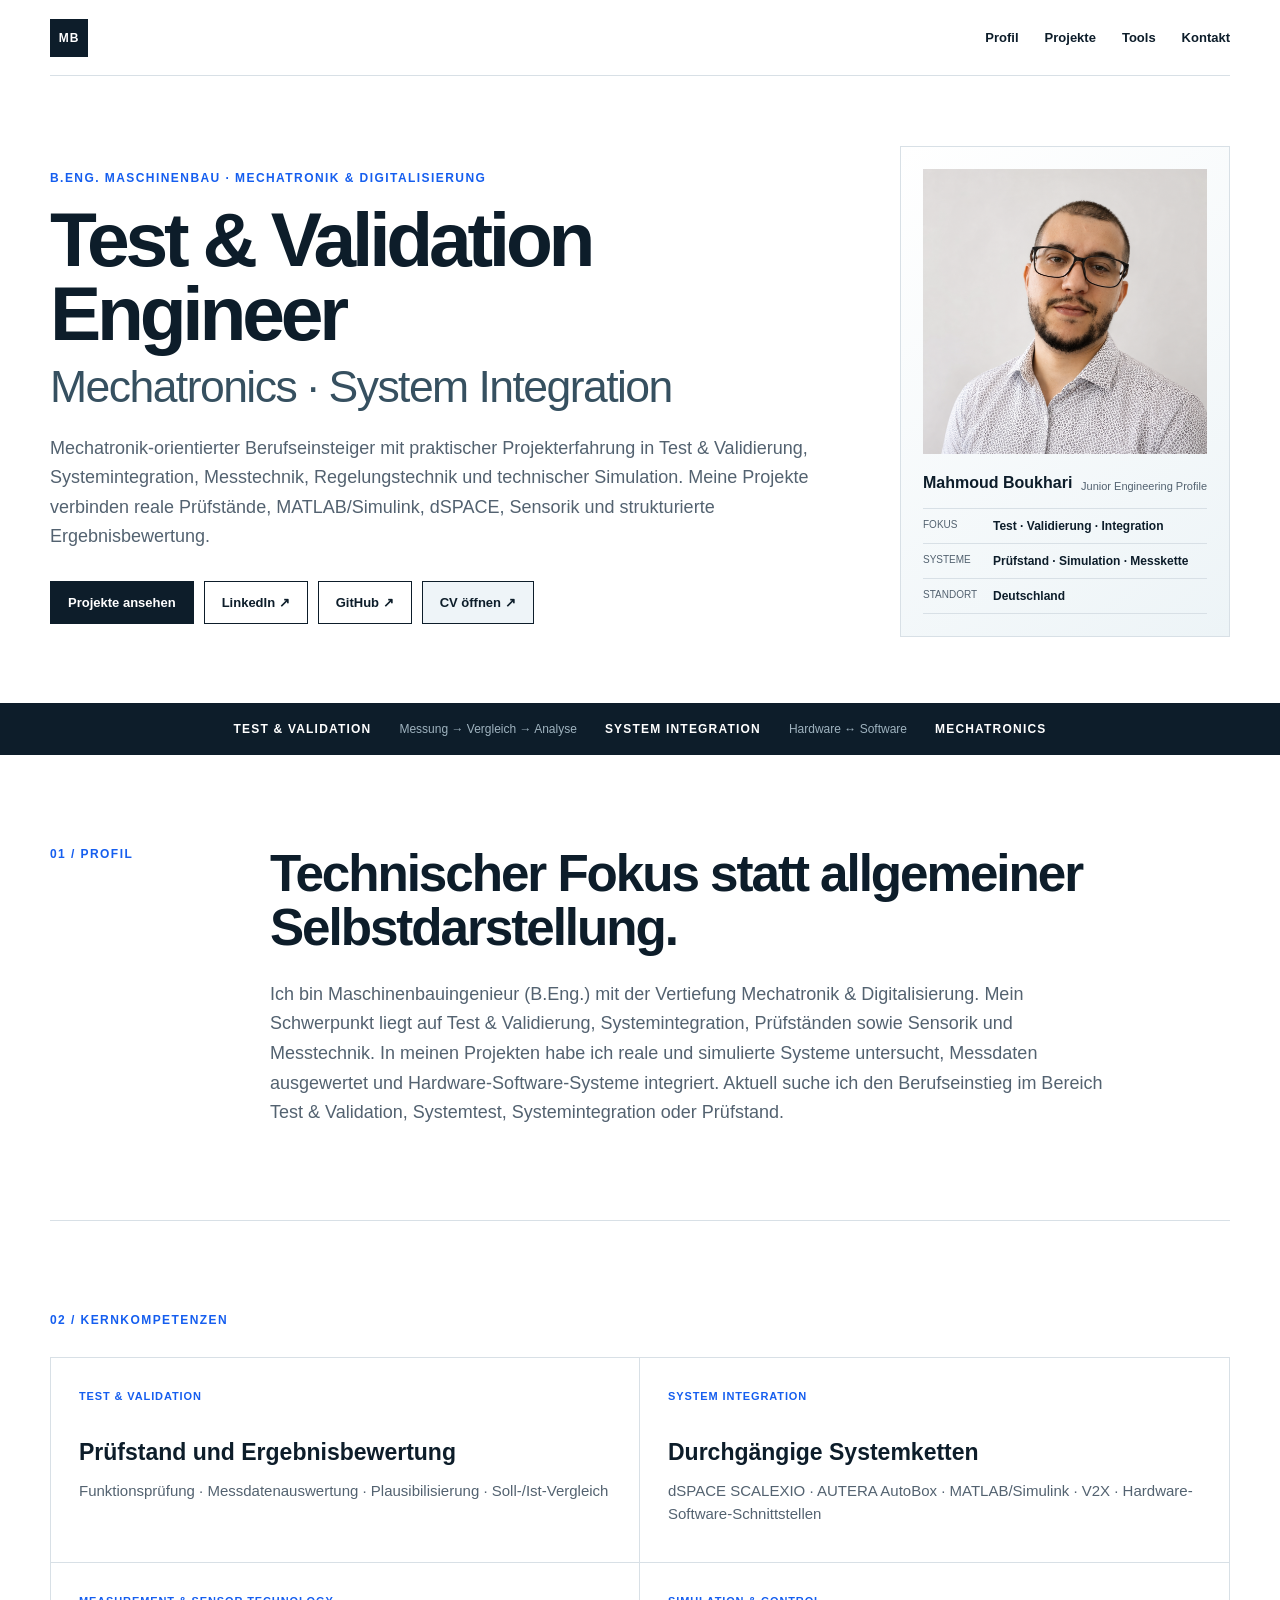
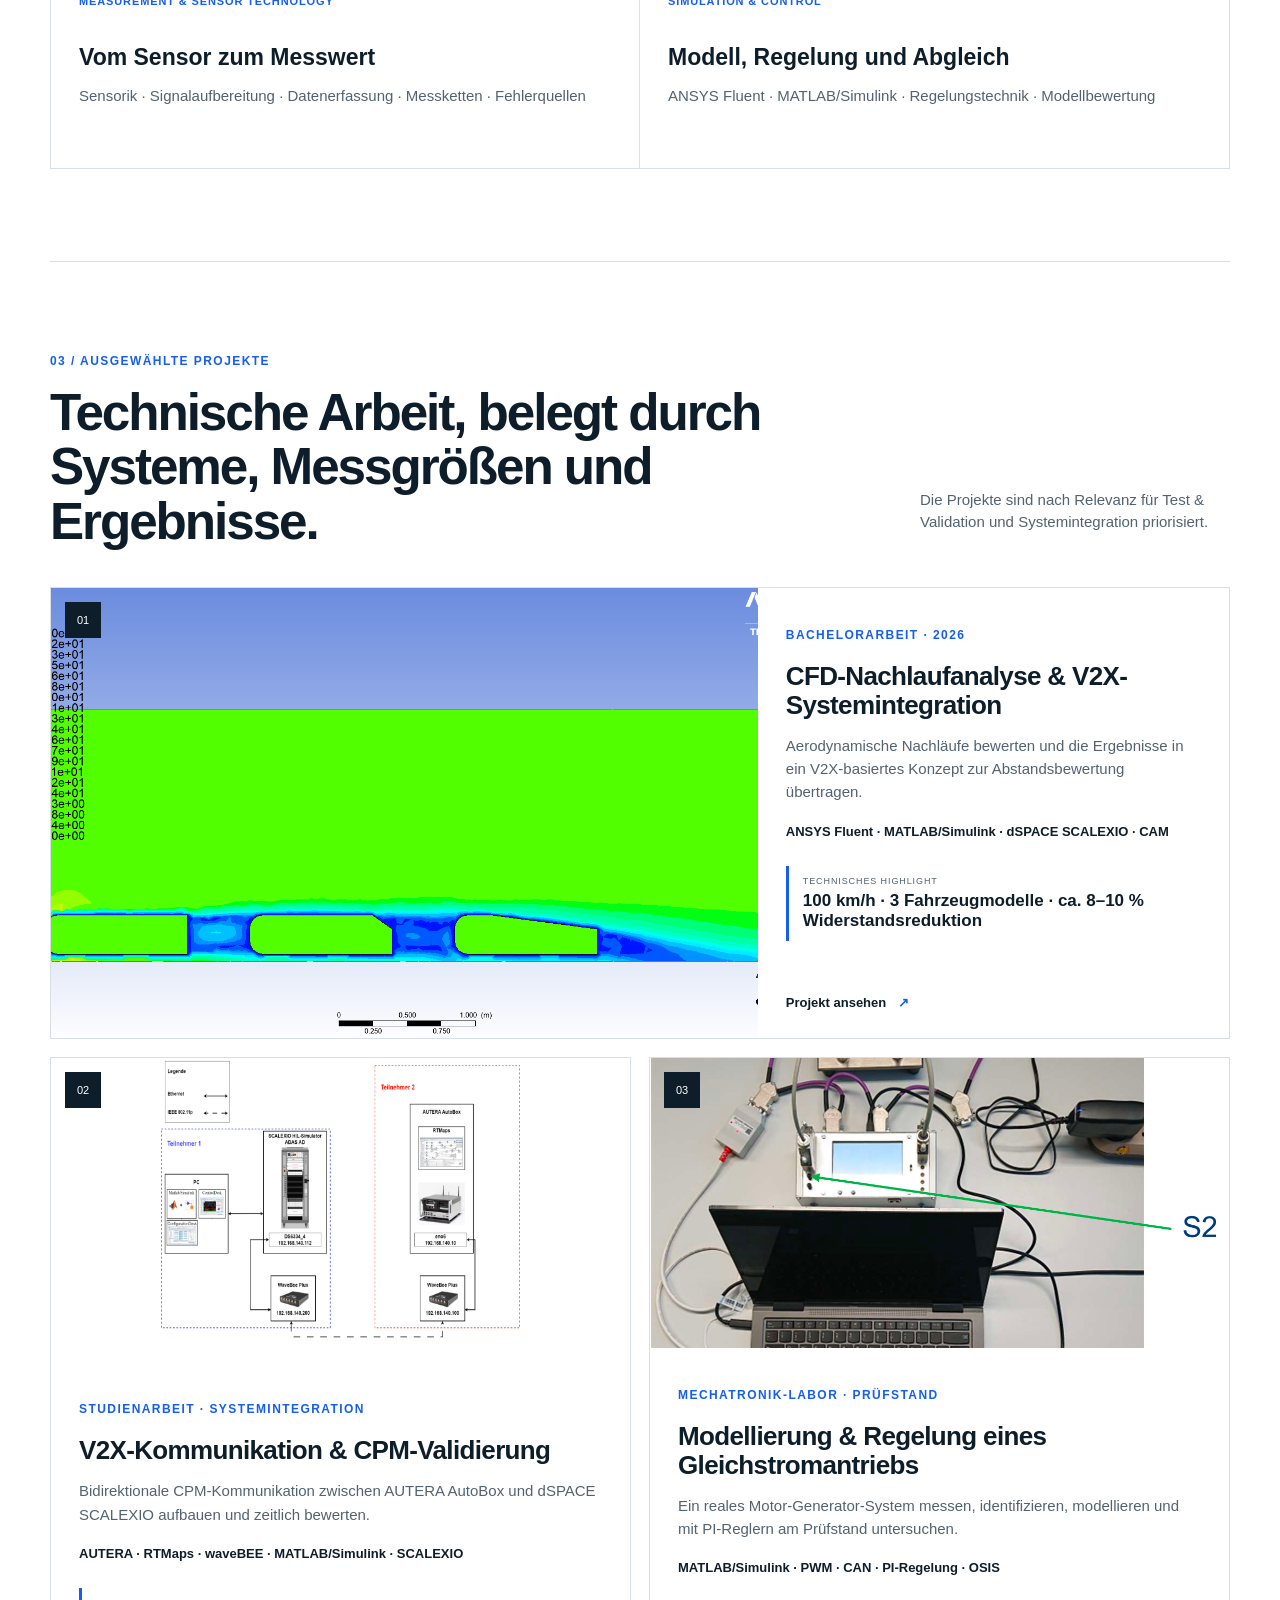
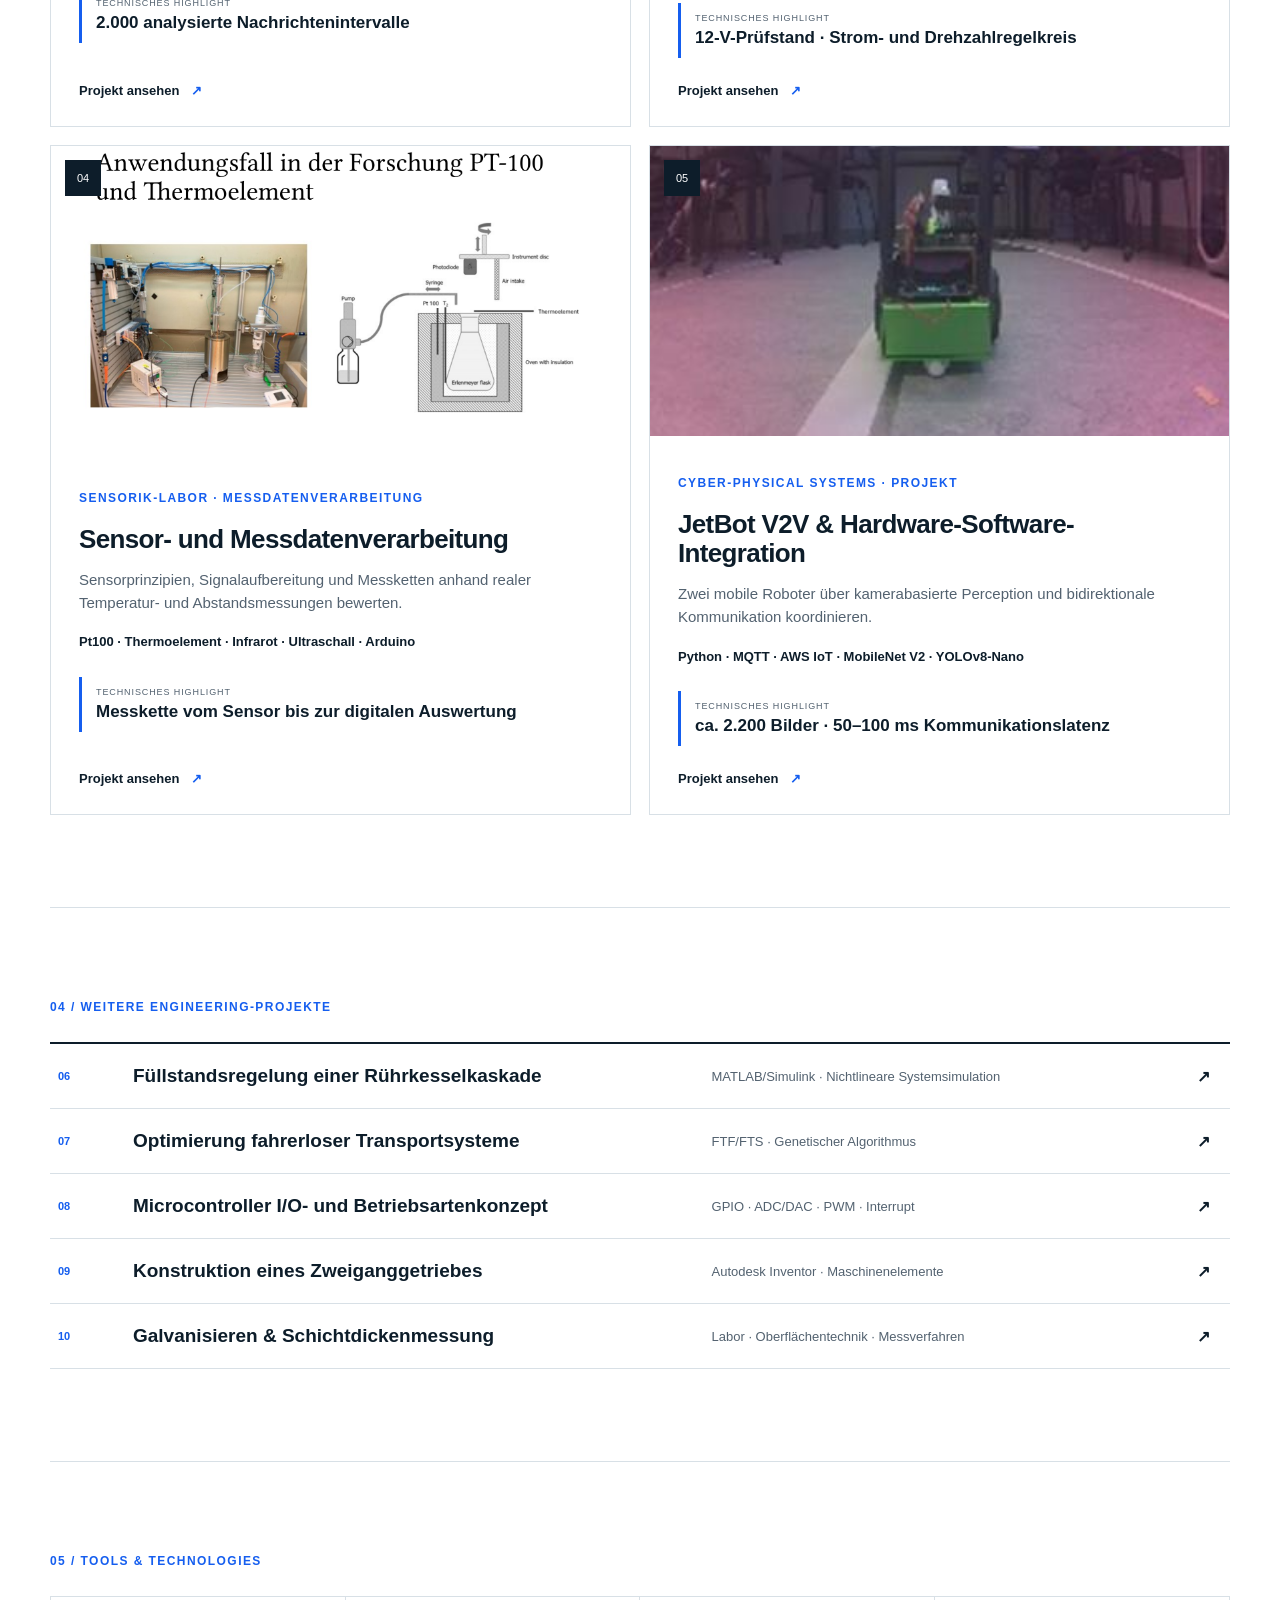
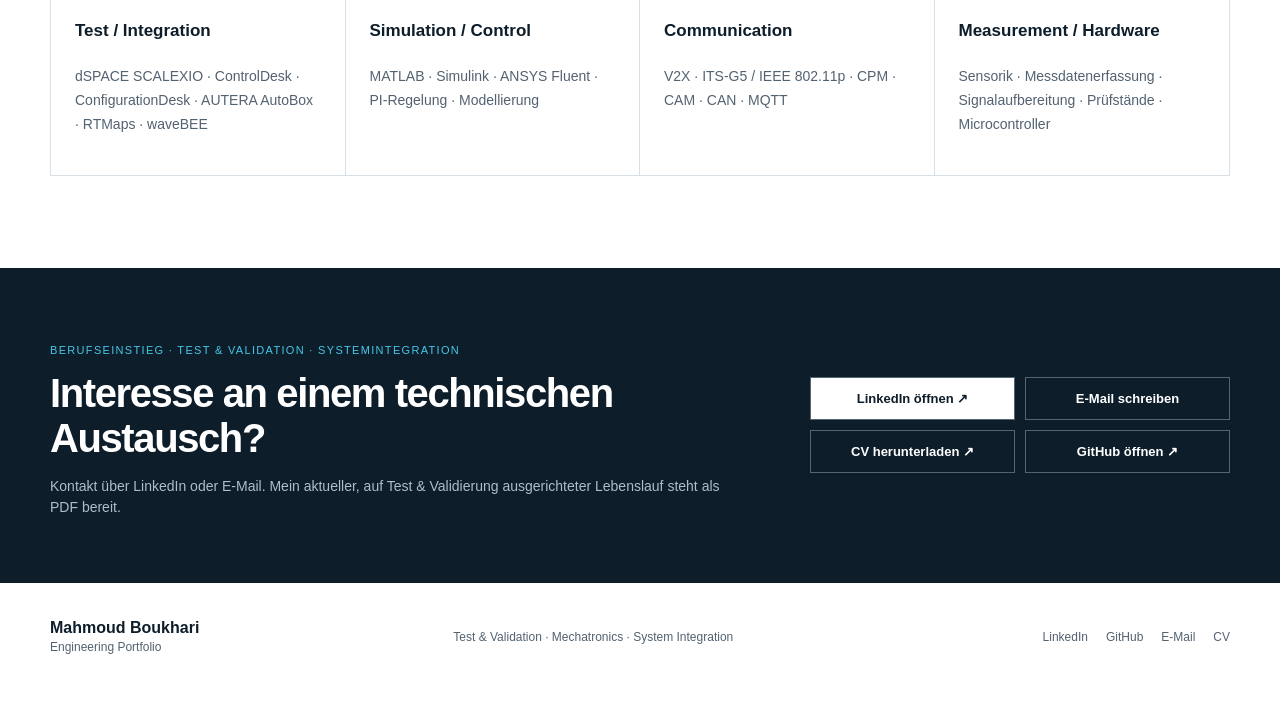
<file: index.html>
<!DOCTYPE html><html lang="de"><head><meta charSet="utf-8"/><meta name="viewport" content="width=device-width, initial-scale=1"/><link rel="preload" href="/mahmoud-boukhari.png" as="image"/><link rel="preload" href="/velocity-wake-convoy.png" as="image"/><link rel="preload" href="/cpm-testbench-architecture.png" as="image"/><link rel="preload" href="/dc-drive-testbench.png" as="image"/><link rel="preload" href="/sensor-pt100-testbench.png" as="image"/><link rel="preload" href="/cps-jetbot-detection.png" as="image"/><link rel="stylesheet" href="/globals.css" data-rsc-css-href="/globals.css" data-precedence="vite-rsc/importer-resources"/><title>Mahmoud Boukhari | Test &amp; Validation Engineer | Mechatronics Portfolio</title><meta name="description" content="Engineering portfolio of Mahmoud Boukhari, B.Eng. Mechanical Engineering with focus on Test &amp; Validation, Mechatronics, System Integration, dSPACE, MATLAB/Simulink and measurement technology."/><meta property="og:title" content="Mahmoud Boukhari | Test &amp; Validation Engineer"/><meta property="og:description" content="B.Eng. Mechanical Engineering — Mechatronics, System Integration, dSPACE, MATLAB/Simulink and measurement technology."/><meta property="og:url" content="https://mahmoudboukhari.github.io"/><meta property="og:site_name" content="Mahmoud Boukhari — Engineering Portfolio"/><meta property="og:type" content="website"/><meta name="twitter:card" content="summary"/><meta name="twitter:title" content="Mahmoud Boukhari | Test &amp; Validation Engineer"/><meta name="twitter:description" content="B.Eng. Mechanical Engineering — Mechatronics, System Integration, dSPACE, MATLAB/Simulink and measurement technology."/>
</head><body><main class="portfolioV2" id="top"><nav class="topNav"><a class="wordmark" href="#top">MB</a><div><a href="#profile">Profil</a><a href="#projects">Projekte</a><a href="#tools">Tools</a><a href="#contact">Kontakt</a></div></nav><header class="profileHero"><div class="heroCopy"><p class="statusLine">B.Eng. Maschinenbau · Mechatronik &amp; Digitalisierung</p><h1>Test &amp; Validation Engineer <span>Mechatronics · System Integration</span></h1><p class="heroLead">Mechatronik-orientierter Berufseinsteiger mit praktischer Projekterfahrung in Test &amp; Validierung, Systemintegration, Messtechnik, Regelungstechnik und technischer Simulation. Meine Projekte verbinden reale Prüfstände, MATLAB/Simulink, dSPACE, Sensorik und strukturierte Ergebnisbewertung.</p><div class="heroActions"><a class="actionPrimary" href="#projects">Projekte ansehen</a><a href="https://www.linkedin.com/in/mahmoud-boukhari-376190265/" target="_blank" rel="noreferrer">LinkedIn ↗</a><a href="https://github.com/mahmoudboukhari" target="_blank" rel="noreferrer">GitHub ↗</a><a class="actionMuted" href="/Mahmoud_Boukhari_CV_Test_Validation.pdf" target="_blank" rel="noreferrer">CV öffnen ↗</a></div></div><aside class="heroProfile"><img src="/mahmoud-boukhari.png" alt="Mahmoud Boukhari"/><div><strong>Mahmoud Boukhari</strong><span>Junior Engineering Profile</span></div><dl><div><dt>Fokus</dt><dd>Test · Validierung · Integration</dd></div><div><dt>Systeme</dt><dd>Prüfstand · Simulation · Messkette</dd></div><div><dt>Standort</dt><dd>Deutschland</dd></div></dl></aside></header><section class="positioningStrip" aria-label="Technische Positionierung"><span>TEST &amp; VALIDATION</span><i>Messung → Vergleich → Analyse</i><span>SYSTEM INTEGRATION</span><i>Hardware ↔ Software</i><span>MECHATRONICS</span></section><section class="homeSection aboutBlock" id="profile"><div class="sectionKicker">01 / PROFIL</div><div><h2>Technischer Fokus statt allgemeiner Selbstdarstellung.</h2><p>Ich bin Maschinenbauingenieur (B.Eng.) mit der Vertiefung Mechatronik &amp; Digitalisierung. Mein Schwerpunkt liegt auf Test &amp; Validierung, Systemintegration, Prüfständen sowie Sensorik und Messtechnik. In meinen Projekten habe ich reale und simulierte Systeme untersucht, Messdaten ausgewertet und Hardware-Software-Systeme integriert. Aktuell suche ich den Berufseinstieg im Bereich Test &amp; Validation, Systemtest, Systemintegration oder Prüfstand.</p></div></section><section class="homeSection" id="background"><div class="sectionKicker">02 / KERNKOMPETENZEN</div><div class="focusGrid"><article><small>TEST &amp; VALIDATION</small><h3>Prüfstand und Ergebnisbewertung</h3><p>Funktionsprüfung · Messdatenauswertung · Plausibilisierung · Soll-/Ist-Vergleich</p></article><article><small>SYSTEM INTEGRATION</small><h3>Durchgängige Systemketten</h3><p>dSPACE SCALEXIO · AUTERA AutoBox · MATLAB/Simulink · V2X · Hardware-Software-Schnittstellen</p></article><article><small>MEASUREMENT &amp; SENSOR TECHNOLOGY</small><h3>Vom Sensor zum Messwert</h3><p>Sensorik · Signalaufbereitung · Datenerfassung · Messketten · Fehlerquellen</p></article><article><small>SIMULATION &amp; CONTROL</small><h3>Modell, Regelung und Abgleich</h3><p>ANSYS Fluent · MATLAB/Simulink · Regelungstechnik · Modellbewertung</p></article></div></section><section class="homeSection featuredProjects" id="projects"><div class="projectsHeading"><div><div class="sectionKicker">03 / AUSGEWÄHLTE PROJEKTE</div><h2>Technische Arbeit, belegt durch Systeme, Messgrößen und Ergebnisse.</h2></div><p>Die Projekte sind nach Relevanz für Test &amp; Validation und Systemintegration priorisiert.</p></div><div class="featuredGrid"><a href="/cfd-v2x.html" class="featuredCard card1"><div class="featuredMedia"><img src="/velocity-wake-convoy.png" alt="CFD-Geschwindigkeitsfeld eines Fahrzeugkonvois"/><span>0<!-- -->1</span></div><div class="featuredBody"><p class="projectType">Bachelorarbeit · 2026</p><h3>CFD-Nachlaufanalyse &amp; V2X-Systemintegration</h3><p class="projectGoal">Aerodynamische Nachläufe bewerten und die Ergebnisse in ein V2X-basiertes Konzept zur Abstandsbewertung übertragen.</p><p class="projectTools">ANSYS Fluent · MATLAB/Simulink · dSPACE SCALEXIO · CAM</p><div class="projectHighlight"><small>TECHNISCHES HIGHLIGHT</small><strong>100 km/h · 3 Fahrzeugmodelle · ca. 8–10 % Widerstandsreduktion</strong></div><u>Projekt ansehen <b>↗</b></u></div></a><a href="/cpm-v2x.html" class="featuredCard card2"><div class="featuredMedia"><img src="/cpm-testbench-architecture.png" alt="V2X-Testaufbau mit AUTERA AutoBox und SCALEXIO"/><span>0<!-- -->2</span></div><div class="featuredBody"><p class="projectType">Studienarbeit · Systemintegration</p><h3>V2X-Kommunikation &amp; CPM-Validierung</h3><p class="projectGoal">Bidirektionale CPM-Kommunikation zwischen AUTERA AutoBox und dSPACE SCALEXIO aufbauen und zeitlich bewerten.</p><p class="projectTools">AUTERA · RTMaps · waveBEE · MATLAB/Simulink · SCALEXIO</p><div class="projectHighlight"><small>TECHNISCHES HIGHLIGHT</small><strong>2.000 analysierte Nachrichtenintervalle</strong></div><u>Projekt ansehen <b>↗</b></u></div></a><a href="/dc-drive-control.html" class="featuredCard card3"><div class="featuredMedia"><img src="/dc-drive-testbench.png" alt="Realer Prüfstand eines geregelten Gleichstromantriebs"/><span>0<!-- -->3</span></div><div class="featuredBody"><p class="projectType">Mechatronik-Labor · Prüfstand</p><h3>Modellierung &amp; Regelung eines Gleichstromantriebs</h3><p class="projectGoal">Ein reales Motor-Generator-System messen, identifizieren, modellieren und mit PI-Reglern am Prüfstand untersuchen.</p><p class="projectTools">MATLAB/Simulink · PWM · CAN · PI-Regelung · OSIS</p><div class="projectHighlight"><small>TECHNISCHES HIGHLIGHT</small><strong>12-V-Prüfstand · Strom- und Drehzahlregelkreis</strong></div><u>Projekt ansehen <b>↗</b></u></div></a><a href="/sensor-data-processing.html" class="featuredCard card4"><div class="featuredMedia"><img src="/sensor-pt100-testbench.png" alt="Messaufbau für Pt100 und Thermoelement"/><span>0<!-- -->4</span></div><div class="featuredBody"><p class="projectType">Sensorik-Labor · Messdatenverarbeitung</p><h3>Sensor- und Messdatenverarbeitung</h3><p class="projectGoal">Sensorprinzipien, Signalaufbereitung und Messketten anhand realer Temperatur- und Abstandsmessungen bewerten.</p><p class="projectTools">Pt100 · Thermoelement · Infrarot · Ultraschall · Arduino</p><div class="projectHighlight"><small>TECHNISCHES HIGHLIGHT</small><strong>Messkette vom Sensor bis zur digitalen Auswertung</strong></div><u>Projekt ansehen <b>↗</b></u></div></a><a href="/jetbot-cps.html" class="featuredCard card5"><div class="featuredMedia"><img src="/cps-jetbot-detection.png" alt="JetBot mit kamerabasierter Fahrzeugerkennung"/><span>0<!-- -->5</span></div><div class="featuredBody"><p class="projectType">Cyber-Physical Systems · Projekt</p><h3>JetBot V2V &amp; Hardware-Software-Integration</h3><p class="projectGoal">Zwei mobile Roboter über kamerabasierte Perception und bidirektionale Kommunikation koordinieren.</p><p class="projectTools">Python · MQTT · AWS IoT · MobileNet V2 · YOLOv8-Nano</p><div class="projectHighlight"><small>TECHNISCHES HIGHLIGHT</small><strong>ca. 2.200 Bilder · 50–100 ms Kommunikationslatenz</strong></div><u>Projekt ansehen <b>↗</b></u></div></a></div></section><section class="homeSection additional" id="additional"><div class="sectionKicker">04 / WEITERE ENGINEERING-PROJEKTE</div><div class="additionalList"><a href="/tank-cascade.html"><span>06</span><h3>Füllstandsregelung einer Rührkesselkaskade</h3><p>MATLAB/Simulink · Nichtlineare Systemsimulation</p><b>↗</b></a><a href="/ftf-intralogistics.html"><span>07</span><h3>Optimierung fahrerloser Transportsysteme</h3><p>FTF/FTS · Genetischer Algorithmus</p><b>↗</b></a><a href="/microcontroller-io.html"><span>08</span><h3>Microcontroller I/O- und Betriebsartenkonzept</h3><p>GPIO · ADC/DAC · PWM · Interrupt</p><b>↗</b></a><a href="/two-speed-gearbox.html"><span>09</span><h3>Konstruktion eines Zweiganggetriebes</h3><p>Autodesk Inventor · Maschinenelemente</p><b>↗</b></a><a href="/surface-engineering.html"><span>10</span><h3>Galvanisieren &amp; Schichtdickenmessung</h3><p>Labor · Oberflächentechnik · Messverfahren</p><b>↗</b></a></div></section><section class="homeSection toolsSection" id="tools"><div class="sectionKicker">05 / TOOLS &amp; TECHNOLOGIES</div><div class="toolColumns"><article><h3>Test / Integration</h3><p>dSPACE SCALEXIO · ControlDesk · ConfigurationDesk · AUTERA AutoBox · RTMaps · waveBEE</p></article><article><h3>Simulation / Control</h3><p>MATLAB · Simulink · ANSYS Fluent · PI-Regelung · Modellierung</p></article><article><h3>Communication</h3><p>V2X · ITS-G5 / IEEE 802.11p · CPM · CAM · CAN · MQTT</p></article><article><h3>Measurement / Hardware</h3><p>Sensorik · Messdatenerfassung · Signalaufbereitung · Prüfstände · Microcontroller</p></article></div></section><section class="contactPanel" id="contact"><div><p>BERUFSEINSTIEG · TEST &amp; VALIDATION · SYSTEMINTEGRATION</p><h2>Interesse an einem technischen Austausch?</h2><span>Kontakt über LinkedIn oder E-Mail. Mein aktueller, auf Test &amp; Validierung ausgerichteter Lebenslauf steht als PDF bereit.</span></div><div class="contactActions"><a class="actionPrimary" href="https://www.linkedin.com/in/mahmoud-boukhari-376190265/" target="_blank" rel="noreferrer">LinkedIn öffnen ↗</a><a href="mailto:mahmoudboukhari74@gmail.com">E-Mail schreiben</a><a href="/Mahmoud_Boukhari_CV_Test_Validation.pdf" target="_blank" rel="noreferrer">CV herunterladen ↗</a><a href="https://github.com/mahmoudboukhari" target="_blank" rel="noreferrer">GitHub öffnen ↗</a></div></section><footer class="footerV2"><div><strong>Mahmoud Boukhari</strong><span>Engineering Portfolio</span></div><p>Test &amp; Validation · Mechatronics · System Integration</p><div><a href="https://www.linkedin.com/in/mahmoud-boukhari-376190265/" target="_blank" rel="noreferrer">LinkedIn</a><a href="https://github.com/mahmoudboukhari" target="_blank" rel="noreferrer">GitHub</a><a href="mailto:mahmoudboukhari74@gmail.com">E-Mail</a><a href="/Mahmoud_Boukhari_CV_Test_Validation.pdf" target="_blank" rel="noreferrer">CV</a></div></footer></main></body></html>
</file>
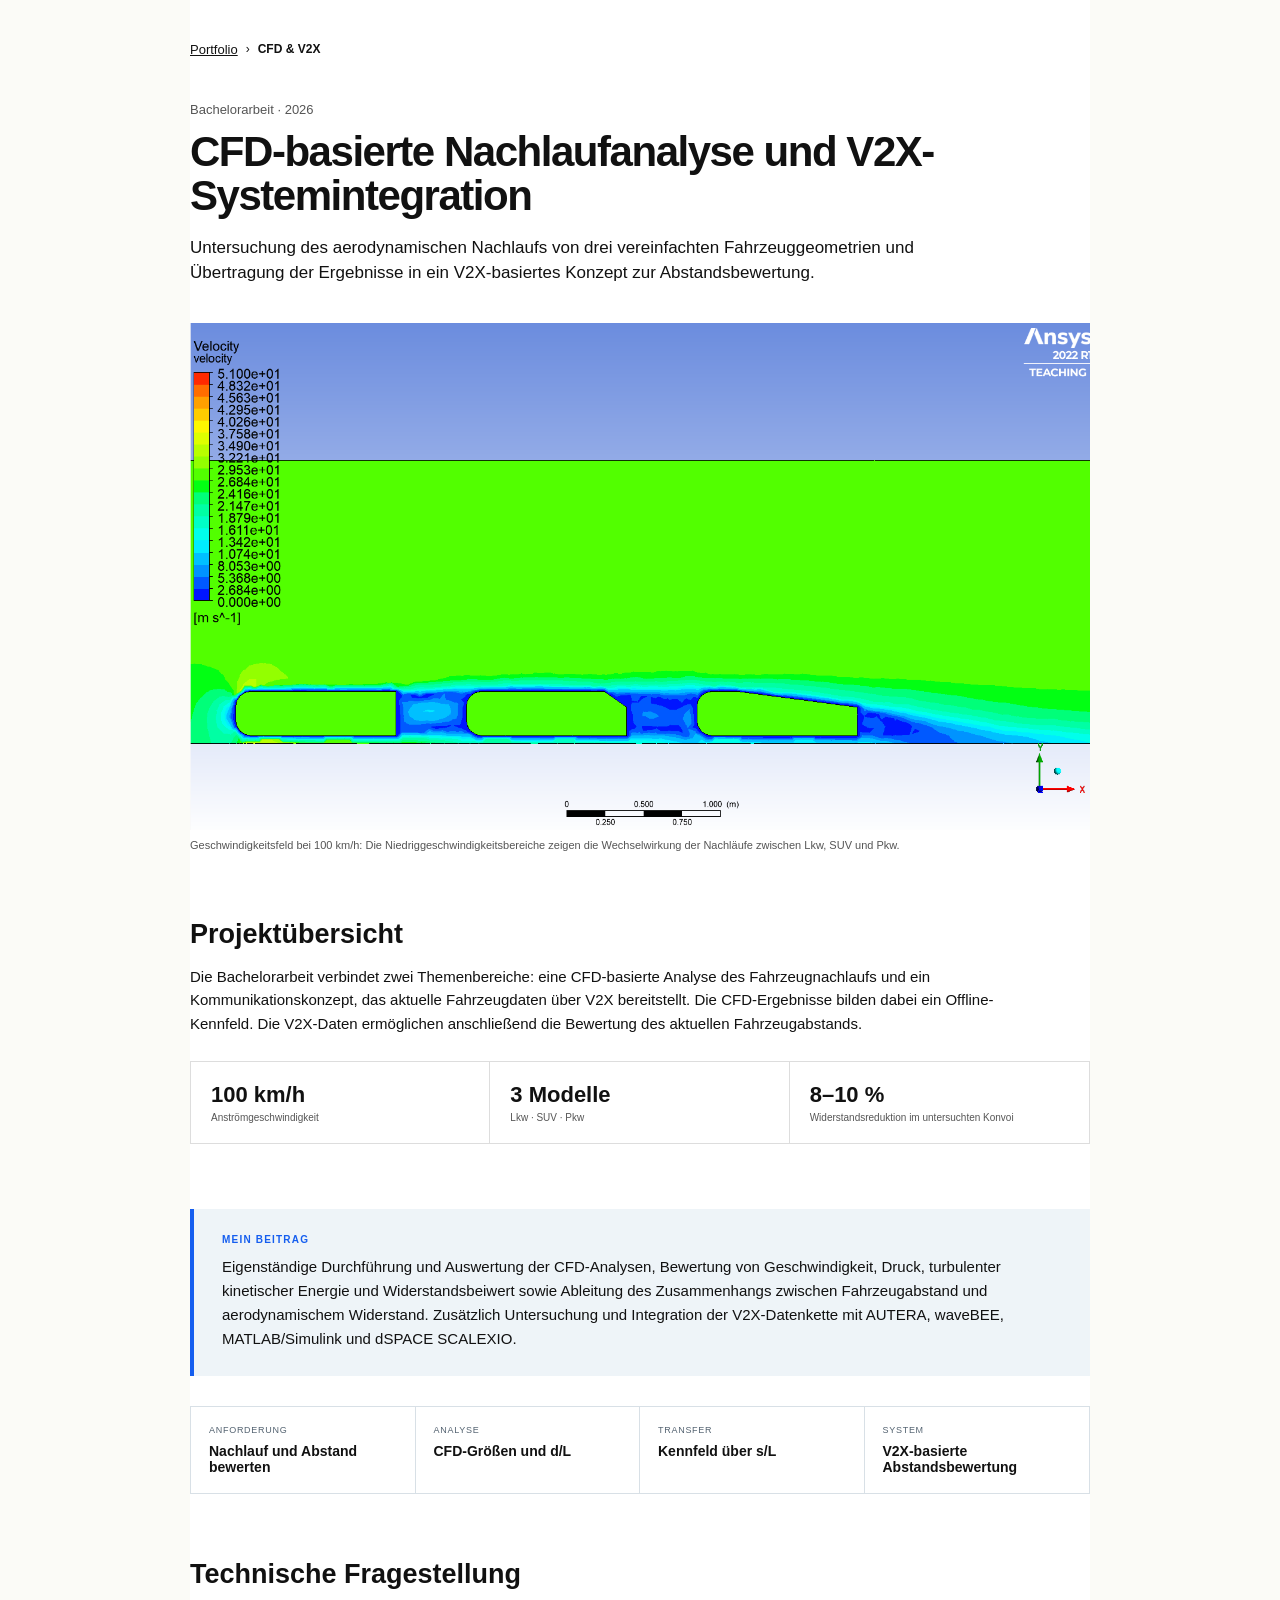
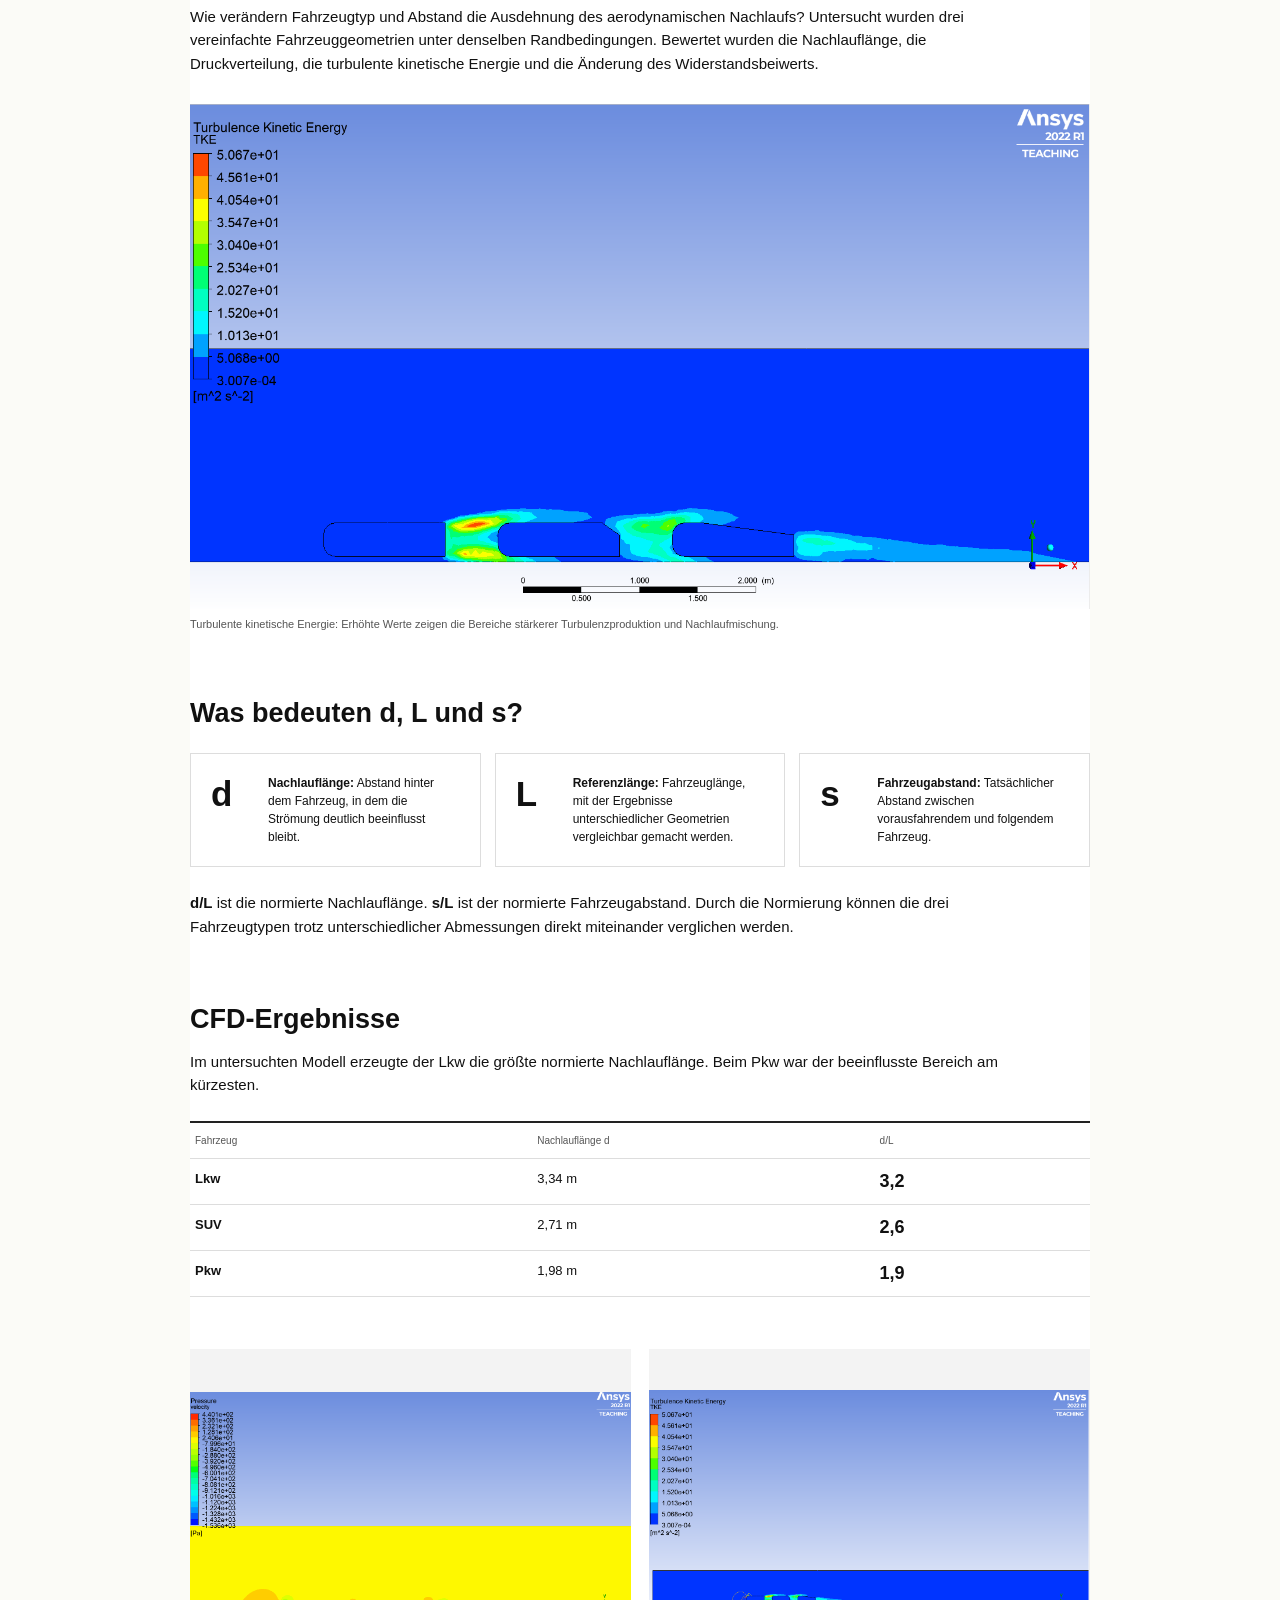
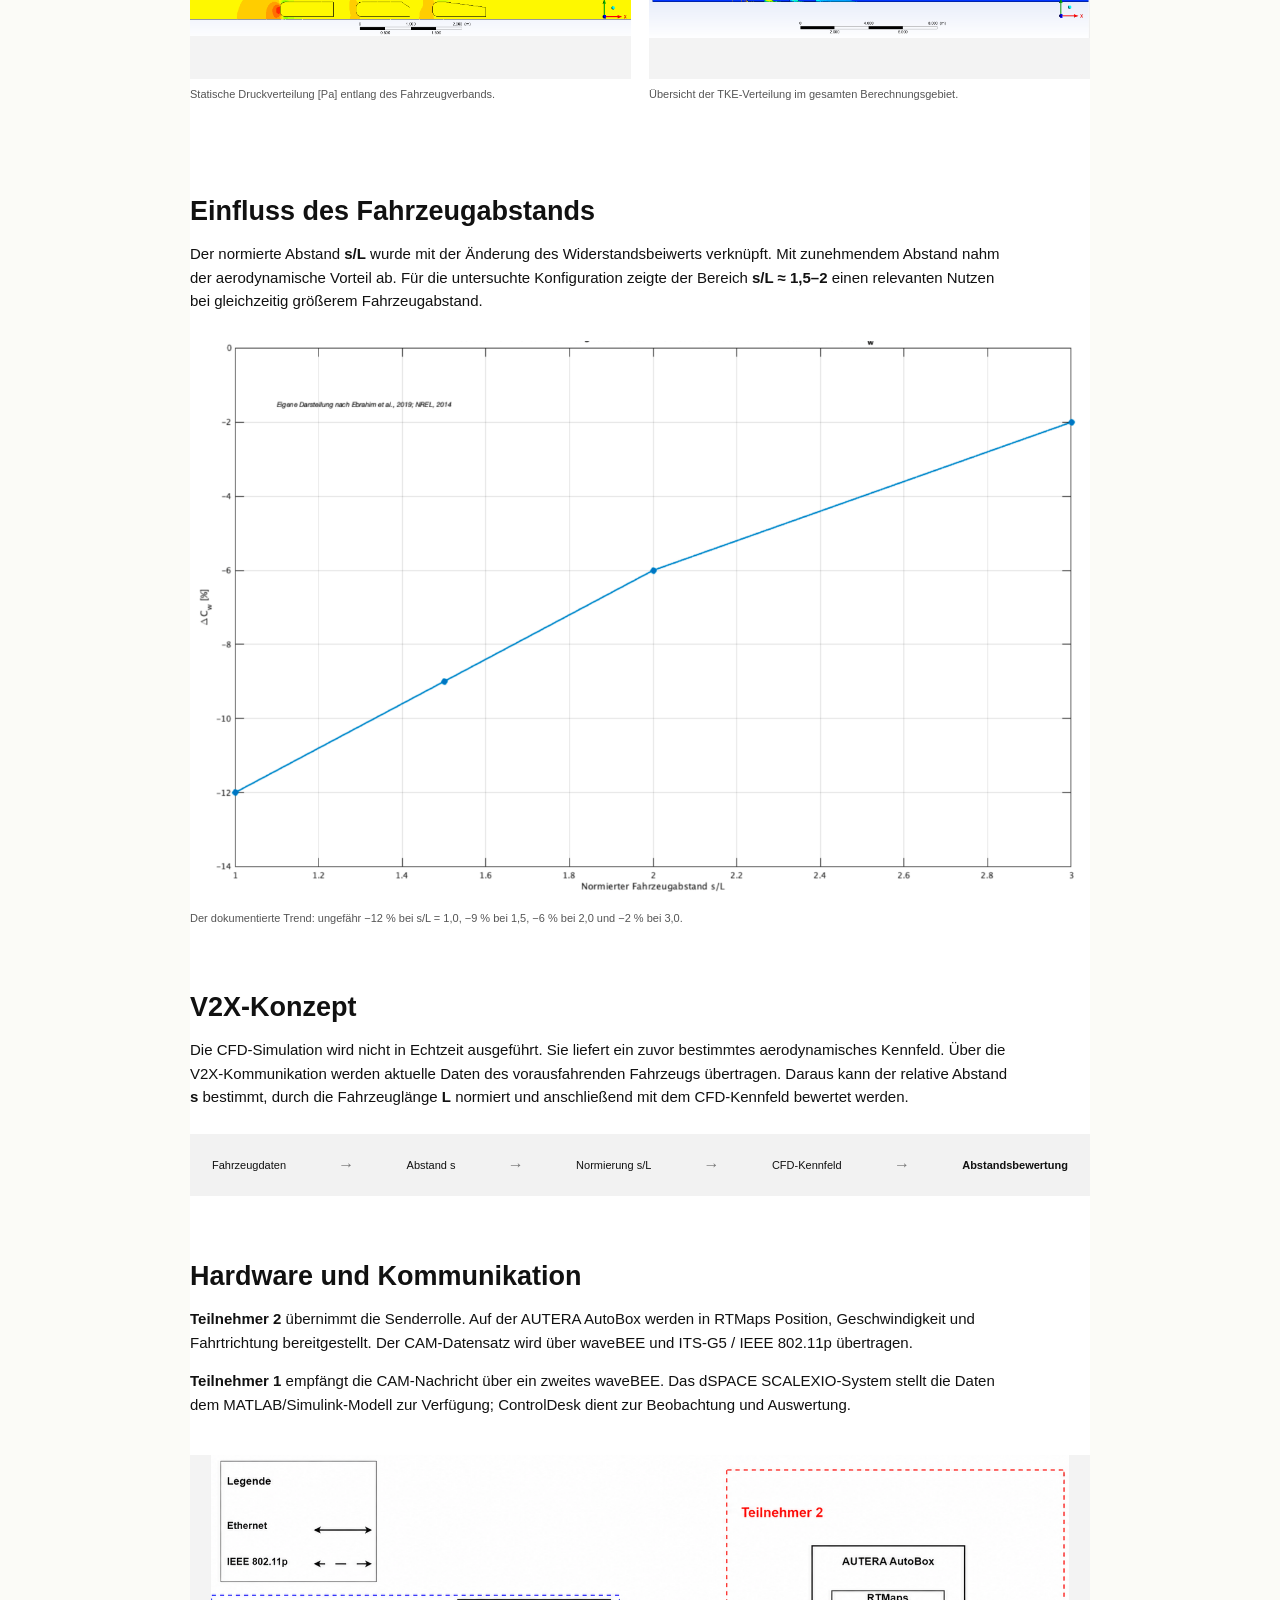
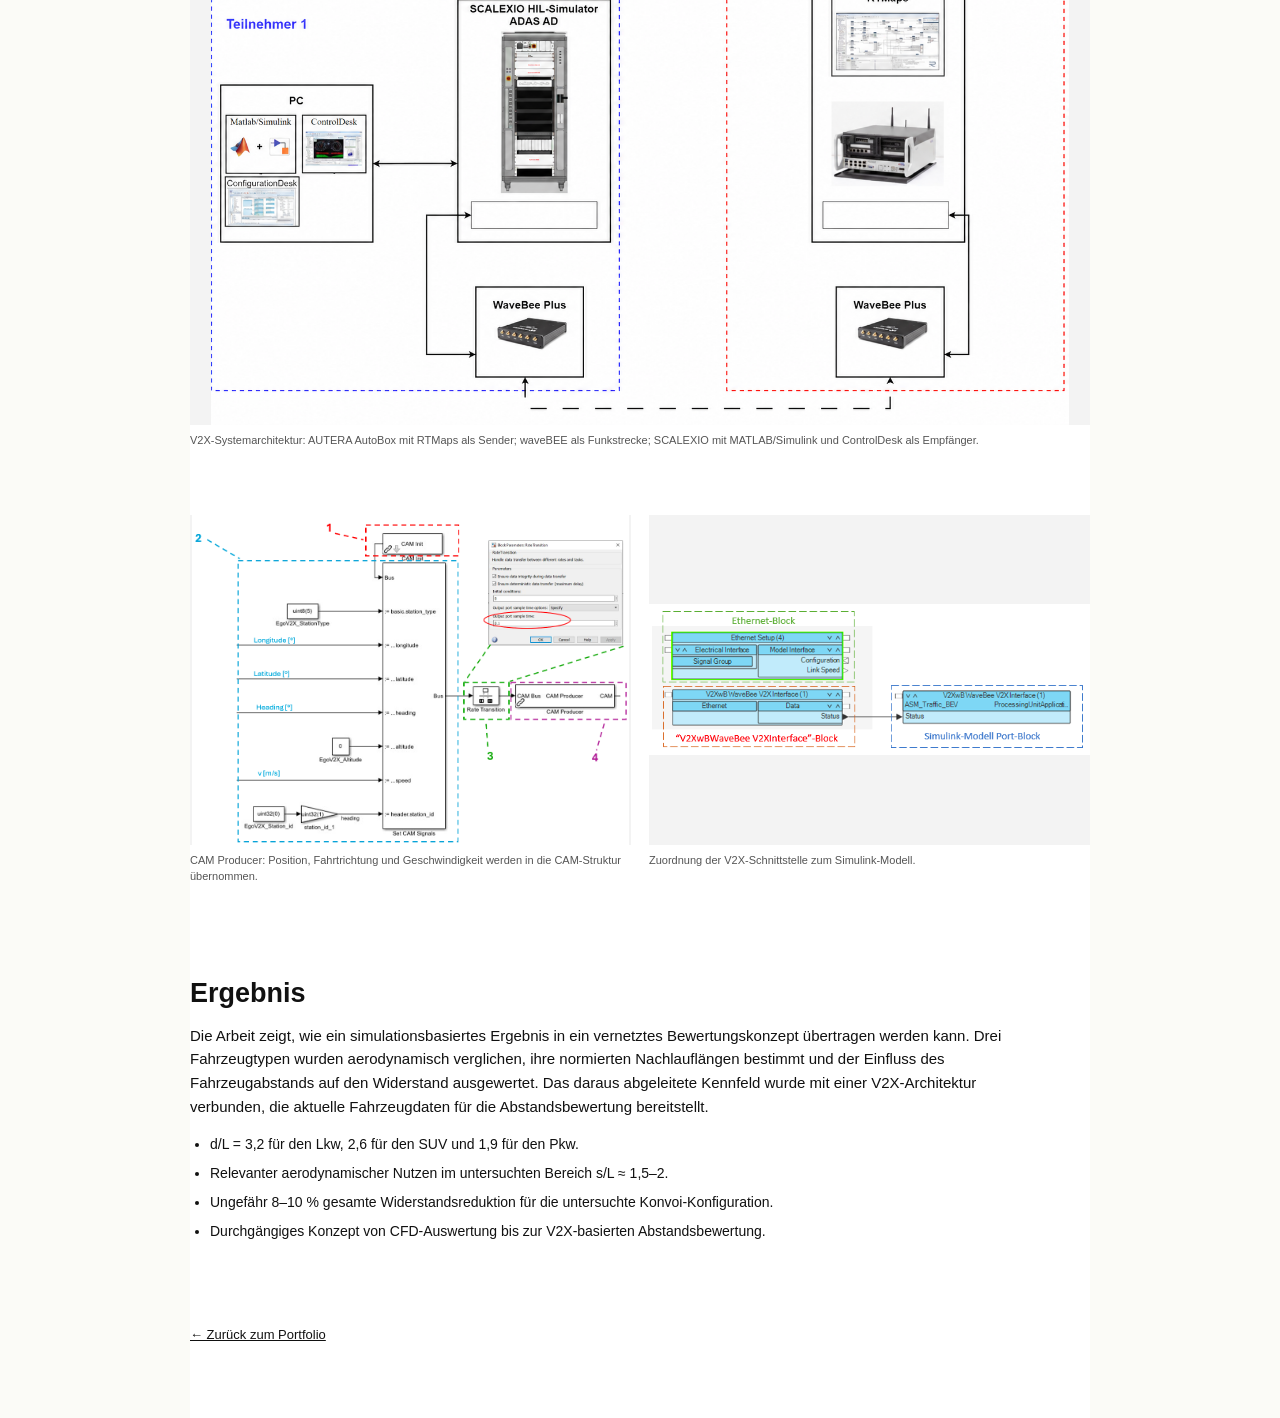
<file: cfd-v2x.html>
<!DOCTYPE html><html lang="de"><head><meta charSet="utf-8"/><meta name="viewport" content="width=device-width, initial-scale=1"/><link rel="preload" href="/velocity-wake-convoy.png" as="image"/><link rel="preload" href="/tke-wake-detail.png" as="image"/><link rel="preload" href="/static-pressure-detail.png" as="image"/><link rel="preload" href="/tke-domain-overview.png" as="image"/><link rel="preload" href="/spacing-drag-trend.png" as="image"/><link rel="preload" href="/v2x-architecture-sanitized.png" as="image"/><link rel="preload" href="/cam-producer-signals.png" as="image"/><link rel="preload" href="/configurationdesk-interface.png" as="image"/><link rel="stylesheet" href="/globals.css" data-rsc-css-href="/globals.css" data-precedence="vite-rsc/importer-resources"/><title>Mahmoud Boukhari | Test &amp; Validation Engineer | Mechatronics Portfolio</title><meta name="description" content="Engineering portfolio of Mahmoud Boukhari, B.Eng. Mechanical Engineering with focus on Test &amp; Validation, Mechatronics, System Integration, dSPACE, MATLAB/Simulink and measurement technology."/><meta property="og:title" content="Mahmoud Boukhari | Test &amp; Validation Engineer"/><meta property="og:description" content="B.Eng. Mechanical Engineering — Mechatronics, System Integration, dSPACE, MATLAB/Simulink and measurement technology."/><meta property="og:url" content="https://mahmoudboukhari.github.io"/><meta property="og:site_name" content="Mahmoud Boukhari — Engineering Portfolio"/><meta property="og:type" content="website"/><meta name="twitter:card" content="summary"/><meta name="twitter:title" content="Mahmoud Boukhari | Test &amp; Validation Engineer"/><meta name="twitter:description" content="B.Eng. Mechanical Engineering — Mechatronics, System Integration, dSPACE, MATLAB/Simulink and measurement technology."/>
</head><body><main class="projectDetail"><nav class="detailBreadcrumb"><a href="/">Portfolio</a><span>›</span><b>CFD &amp; V2X</b></nav><article><header class="detailHeader"><p>Bachelorarbeit · 2026</p><h1>CFD-basierte Nachlaufanalyse und V2X-Systemintegration</h1><p>Untersuchung des aerodynamischen Nachlaufs von drei vereinfachten Fahrzeuggeometrien und Übertragung der Ergebnisse in ein V2X-basiertes Konzept zur Abstandsbewertung.</p></header><figure class="detailFigure wide"><img src="/velocity-wake-convoy.png" alt="Geschwindigkeitskontur des Fahrzeugkonvois"/><figcaption>Geschwindigkeitsfeld bei 100 km/h: Die Niedriggeschwindigkeitsbereiche zeigen die Wechselwirkung der Nachläufe zwischen Lkw, SUV und Pkw.</figcaption></figure><section><h2>Projektübersicht</h2><p>Die Bachelorarbeit verbindet zwei Themenbereiche: eine CFD-basierte Analyse des Fahrzeugnachlaufs und ein Kommunikationskonzept, das aktuelle Fahrzeugdaten über V2X bereitstellt. Die CFD-Ergebnisse bilden dabei ein Offline-Kennfeld. Die V2X-Daten ermöglichen anschließend die Bewertung des aktuellen Fahrzeugabstands.</p><div class="detailFacts"><div><b>100 km/h</b><span>Anströmgeschwindigkeit</span></div><div><b>3 Modelle</b><span>Lkw · SUV · Pkw</span></div><div><b>8–10 %</b><span>Widerstandsreduktion im untersuchten Konvoi</span></div></div></section><div class="contributionBox"><small>MEIN BEITRAG</small><p>Eigenständige Durchführung und Auswertung der CFD-Analysen, Bewertung von Geschwindigkeit, Druck, turbulenter kinetischer Energie und Widerstandsbeiwert sowie Ableitung des Zusammenhangs zwischen Fahrzeugabstand und aerodynamischem Widerstand. Zusätzlich Untersuchung und Integration der V2X-Datenkette mit AUTERA, waveBEE, MATLAB/Simulink und dSPACE SCALEXIO.</p></div><div class="validationChain"><div><small>ANFORDERUNG</small><strong>Nachlauf und Abstand bewerten</strong></div><div><small>ANALYSE</small><strong>CFD-Größen und d/L</strong></div><div><small>TRANSFER</small><strong>Kennfeld über s/L</strong></div><div><small>SYSTEM</small><strong>V2X-basierte Abstandsbewertung</strong></div></div><section><h2>Technische Fragestellung</h2><p>Wie verändern Fahrzeugtyp und Abstand die Ausdehnung des aerodynamischen Nachlaufs? Untersucht wurden drei vereinfachte Fahrzeuggeometrien unter denselben Randbedingungen. Bewertet wurden die Nachlauflänge, die Druckverteilung, die turbulente kinetische Energie und die Änderung des Widerstandsbeiwerts.</p><figure class="detailFigure"><img src="/tke-wake-detail.png" alt="Turbulente kinetische Energie hinter den Fahrzeugen"/><figcaption>Turbulente kinetische Energie: Erhöhte Werte zeigen die Bereiche stärkerer Turbulenzproduktion und Nachlaufmischung.</figcaption></figure></section><section><h2>Was bedeuten d, L und s?</h2><div class="definitions"><div><b>d</b><p><strong>Nachlauflänge:</strong> Abstand hinter dem Fahrzeug, in dem die Strömung deutlich beeinflusst bleibt.</p></div><div><b>L</b><p><strong>Referenzlänge:</strong> Fahrzeuglänge, mit der Ergebnisse unterschiedlicher Geometrien vergleichbar gemacht werden.</p></div><div><b>s</b><p><strong>Fahrzeugabstand:</strong> Tatsächlicher Abstand zwischen vorausfahrendem und folgendem Fahrzeug.</p></div></div><p><strong>d/L</strong> ist die normierte Nachlauflänge. <strong>s/L</strong> ist der normierte Fahrzeugabstand. Durch die Normierung können die drei Fahrzeugtypen trotz unterschiedlicher Abmessungen direkt miteinander verglichen werden.</p></section><section><h2>CFD-Ergebnisse</h2><p>Im untersuchten Modell erzeugte der Lkw die größte normierte Nachlauflänge. Beim Pkw war der beeinflusste Bereich am kürzesten.</p><div class="dataTable"><div><span>Fahrzeug</span><span>Nachlauflänge d</span><span>d/L</span></div><div><b>Lkw</b><span>3,34 m</span><strong>3,2</strong></div><div><b>SUV</b><span>2,71 m</span><strong>2,6</strong></div><div><b>Pkw</b><span>1,98 m</span><strong>1,9</strong></div></div><div class="figurePair"><figure class="detailFigure"><img src="/static-pressure-detail.png" alt="Statische Druckverteilung"/><figcaption>Statische Druckverteilung [Pa] entlang des Fahrzeugverbands.</figcaption></figure><figure class="detailFigure"><img src="/tke-domain-overview.png" alt="Übersicht der turbulenten kinetischen Energie"/><figcaption>Übersicht der TKE-Verteilung im gesamten Berechnungsgebiet.</figcaption></figure></div></section><section><h2>Einfluss des Fahrzeugabstands</h2><p>Der normierte Abstand <strong>s/L</strong> wurde mit der Änderung des Widerstandsbeiwerts verknüpft. Mit zunehmendem Abstand nahm der aerodynamische Vorteil ab. Für die untersuchte Konfiguration zeigte der Bereich <strong>s/L ≈ 1,5–2</strong> einen relevanten Nutzen bei gleichzeitig größerem Fahrzeugabstand.</p><figure class="detailFigure"><img src="/spacing-drag-trend.png" alt="Widerstandsänderung über dem normierten Fahrzeugabstand"/><figcaption>Der dokumentierte Trend: ungefähr −12 % bei s/L = 1,0, −9 % bei 1,5, −6 % bei 2,0 und −2 % bei 3,0.</figcaption></figure></section><section id="v2x"><h2>V2X-Konzept</h2><p>Die CFD-Simulation wird nicht in Echtzeit ausgeführt. Sie liefert ein zuvor bestimmtes aerodynamisches Kennfeld. Über die V2X-Kommunikation werden aktuelle Daten des vorausfahrenden Fahrzeugs übertragen. Daraus kann der relative Abstand <strong>s</strong> bestimmt, durch die Fahrzeuglänge <strong>L</strong> normiert und anschließend mit dem CFD-Kennfeld bewertet werden.</p><div class="simpleFlow"><span>Fahrzeugdaten</span><i>→</i><span>Abstand s</span><i>→</i><span>Normierung s/L</span><i>→</i><span>CFD-Kennfeld</span><i>→</i><b>Abstandsbewertung</b></div></section><section><h2>Hardware und Kommunikation</h2><p><strong>Teilnehmer 2</strong> übernimmt die Senderrolle. Auf der AUTERA AutoBox werden in RTMaps Position, Geschwindigkeit und Fahrtrichtung bereitgestellt. Der CAM-Datensatz wird über waveBEE und ITS-G5 / IEEE 802.11p übertragen.</p><p><strong>Teilnehmer 1</strong> empfängt die CAM-Nachricht über ein zweites waveBEE. Das dSPACE SCALEXIO-System stellt die Daten dem MATLAB/Simulink-Modell zur Verfügung; ControlDesk dient zur Beobachtung und Auswertung.</p><figure class="detailFigure wide"><img src="/v2x-architecture-sanitized.png" alt="V2X-Architektur zwischen AUTERA und SCALEXIO"/><figcaption>V2X-Systemarchitektur: AUTERA AutoBox mit RTMaps als Sender; waveBEE als Funkstrecke; SCALEXIO mit MATLAB/Simulink und ControlDesk als Empfänger.</figcaption></figure><div class="figurePair"><figure class="detailFigure"><img src="/cam-producer-signals.png" alt="CAM Producer in Simulink"/><figcaption>CAM Producer: Position, Fahrtrichtung und Geschwindigkeit werden in die CAM-Struktur übernommen.</figcaption></figure><figure class="detailFigure"><img src="/configurationdesk-interface.png" alt="V2X-Schnittstelle"/><figcaption>Zuordnung der V2X-Schnittstelle zum Simulink-Modell.</figcaption></figure></div></section><section><h2>Ergebnis</h2><p>Die Arbeit zeigt, wie ein simulationsbasiertes Ergebnis in ein vernetztes Bewertungskonzept übertragen werden kann. Drei Fahrzeugtypen wurden aerodynamisch verglichen, ihre normierten Nachlauflängen bestimmt und der Einfluss des Fahrzeugabstands auf den Widerstand ausgewertet. Das daraus abgeleitete Kennfeld wurde mit einer V2X-Architektur verbunden, die aktuelle Fahrzeugdaten für die Abstandsbewertung bereitstellt.</p><ul><li>d/L = 3,2 für den Lkw, 2,6 für den SUV und 1,9 für den Pkw.</li><li>Relevanter aerodynamischer Nutzen im untersuchten Bereich s/L ≈ 1,5–2.</li><li>Ungefähr 8–10 % gesamte Widerstandsreduktion für die untersuchte Konvoi-Konfiguration.</li><li>Durchgängiges Konzept von CFD-Auswertung bis zur V2X-basierten Abstandsbewertung.</li></ul></section><a href="/" class="backLink">← Zurück zum Portfolio</a></article></main></body></html>
</file>
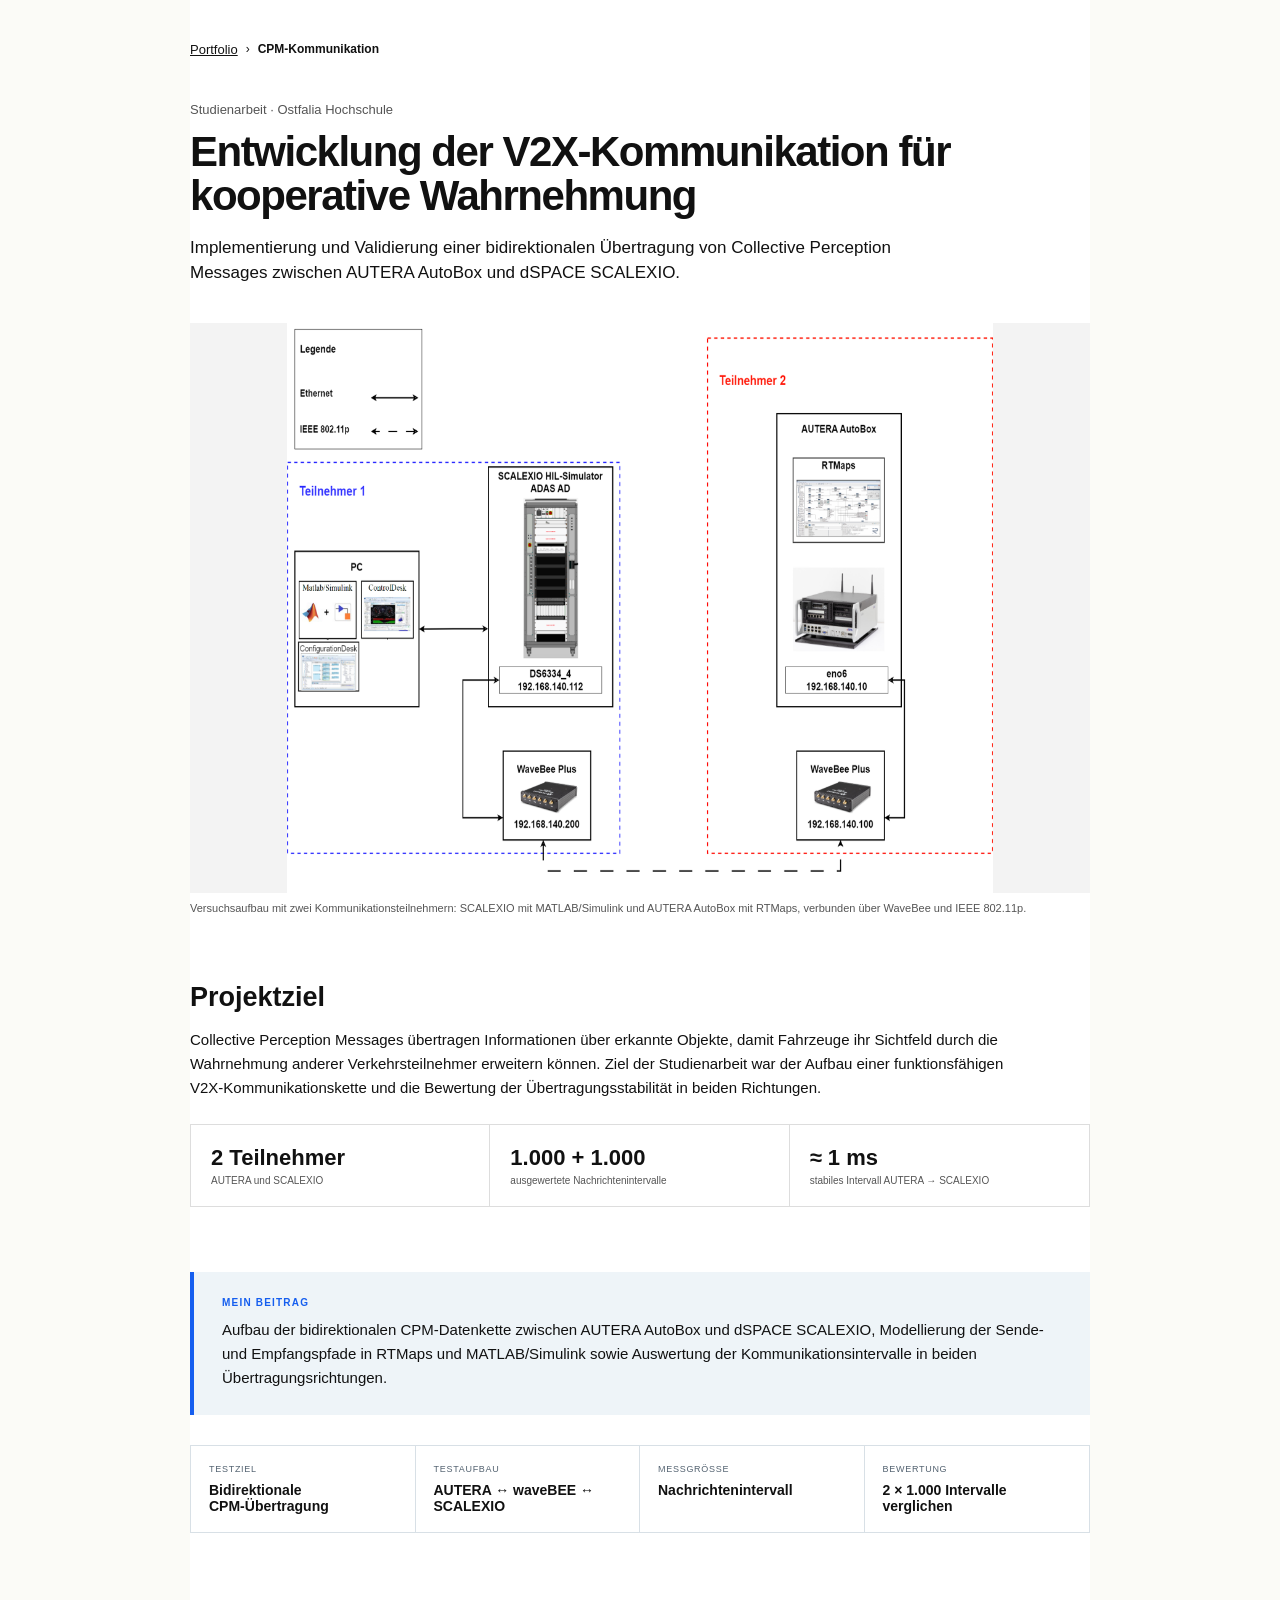
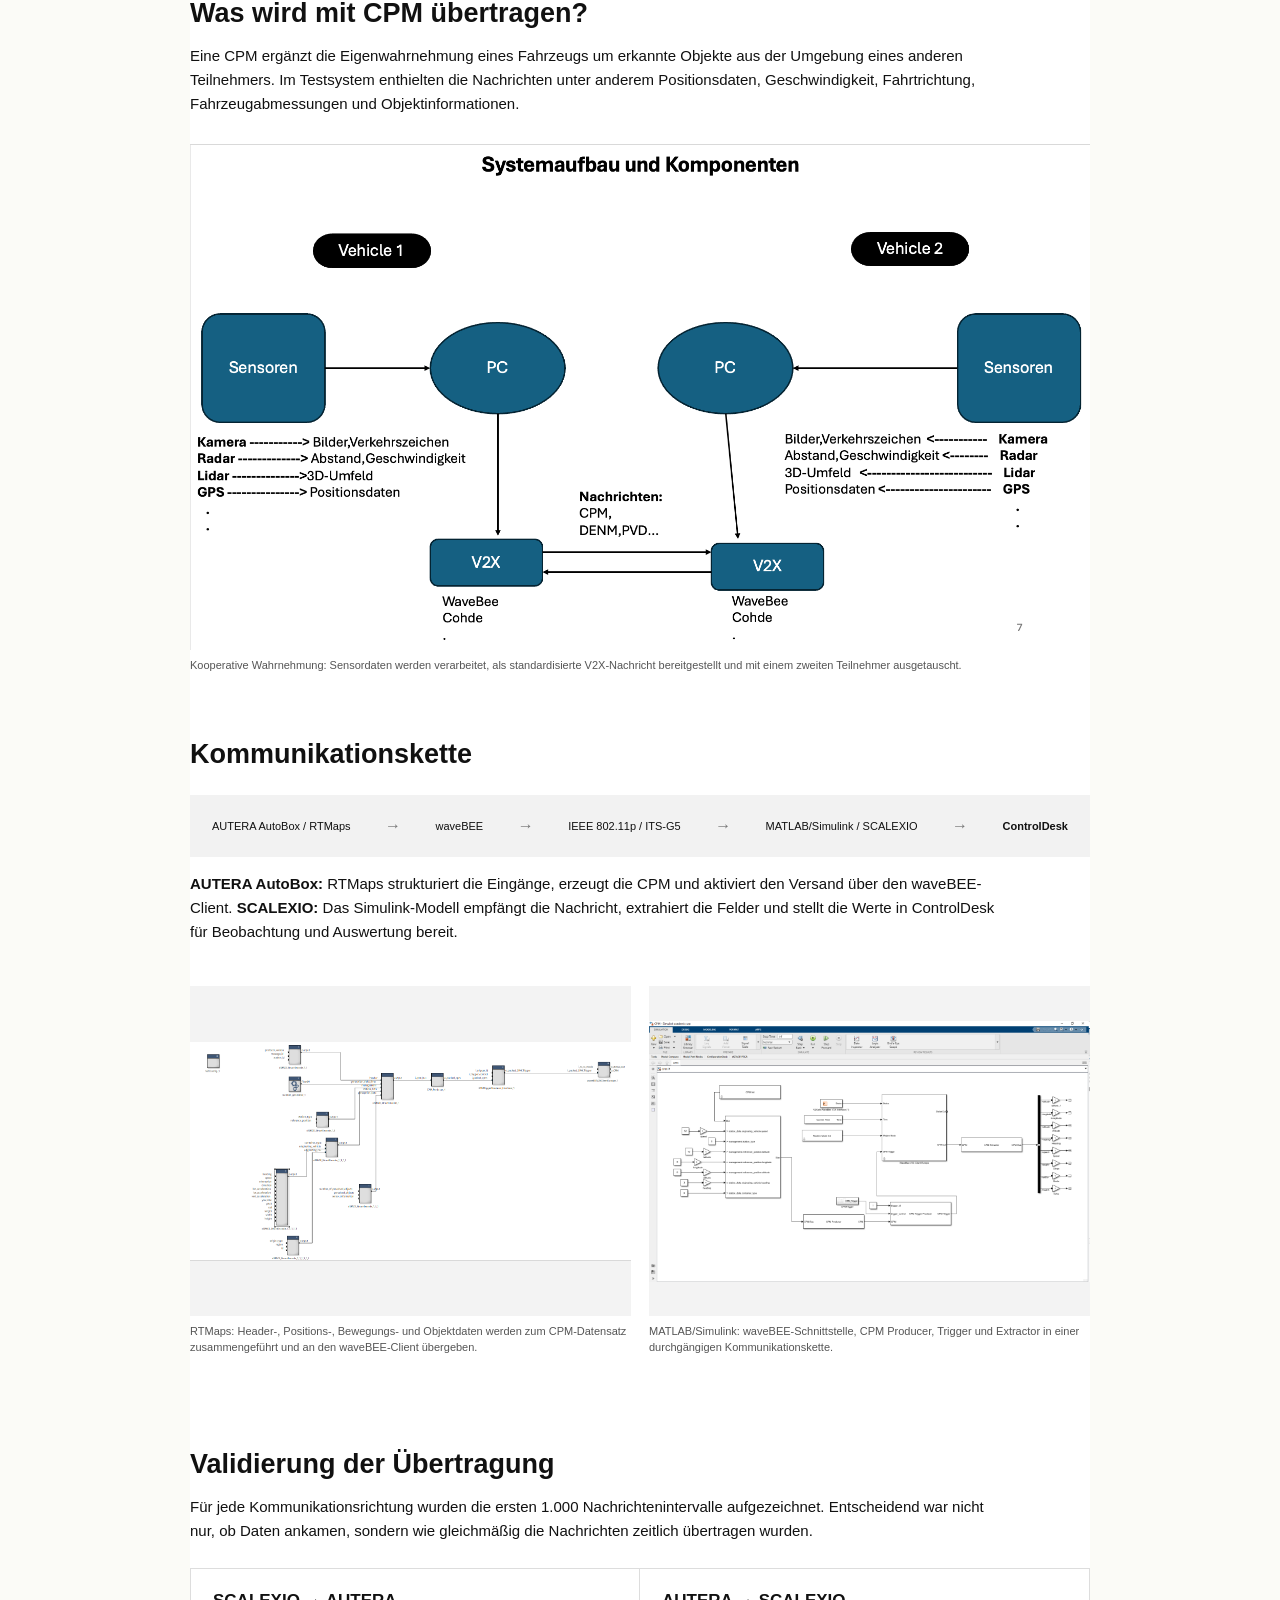
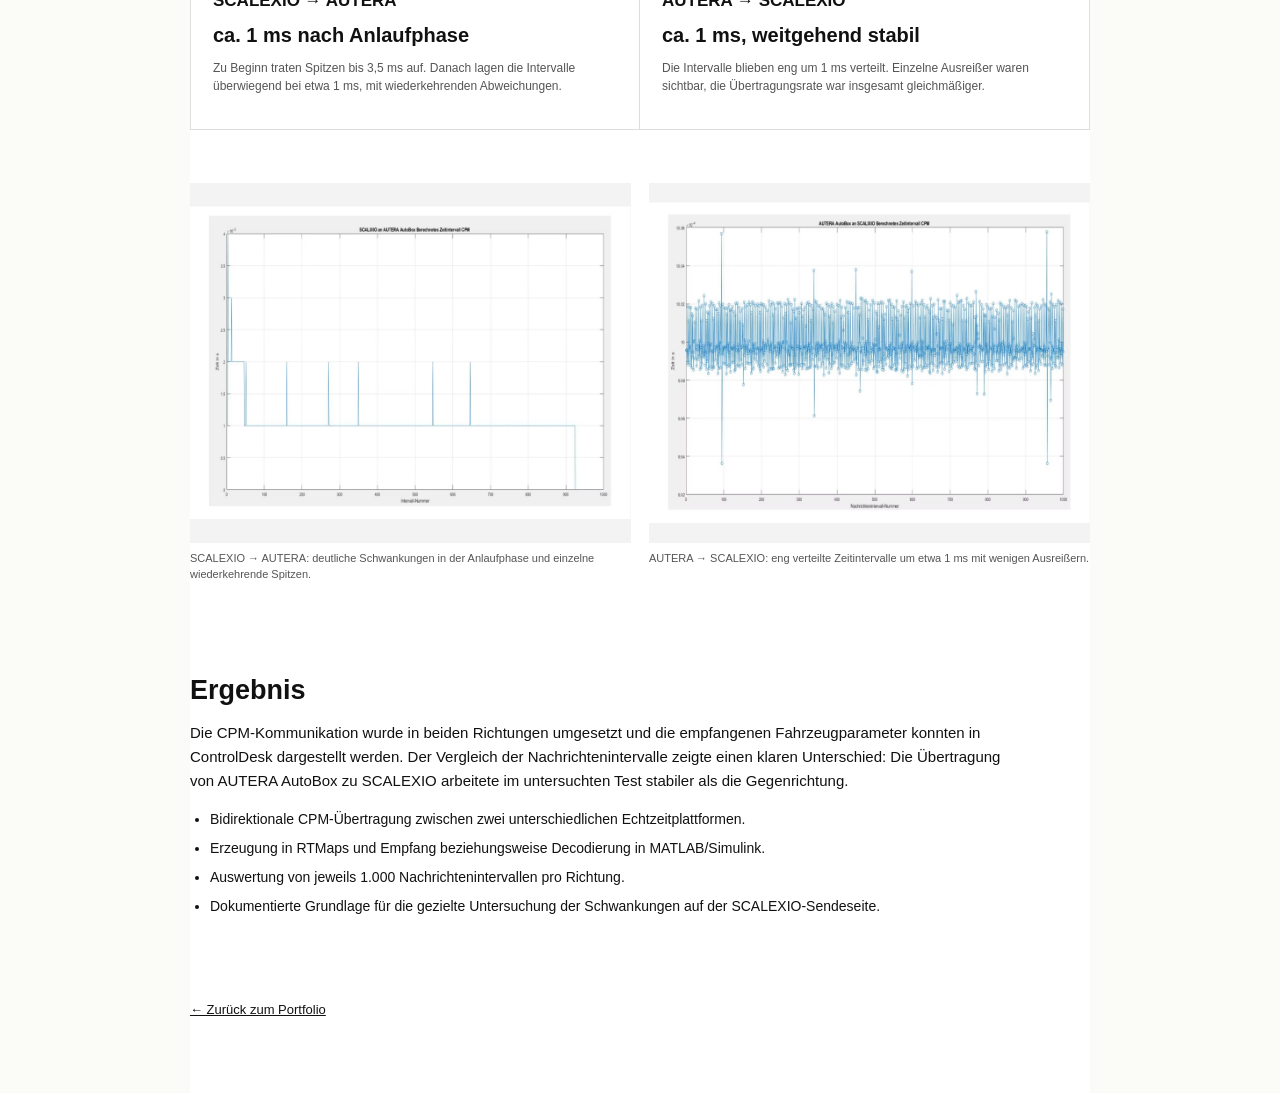
<file: cpm-v2x.html>
<!DOCTYPE html><html lang="de"><head><meta charSet="utf-8"/><meta name="viewport" content="width=device-width, initial-scale=1"/><link rel="preload" href="/cpm-testbench-architecture.png" as="image"/><link rel="preload" href="/cpm-system-concept.png" as="image"/><link rel="preload" href="/cpm-rtmaps-chain.png" as="image"/><link rel="preload" href="/cpm-simulink-model.png" as="image"/><link rel="preload" href="/cpm-scalexio-to-autera.png" as="image"/><link rel="preload" href="/cpm-autera-to-scalexio.png" as="image"/><link rel="stylesheet" href="/globals.css" data-rsc-css-href="/globals.css" data-precedence="vite-rsc/importer-resources"/><title>Mahmoud Boukhari | Test &amp; Validation Engineer | Mechatronics Portfolio</title><meta name="description" content="Engineering portfolio of Mahmoud Boukhari, B.Eng. Mechanical Engineering with focus on Test &amp; Validation, Mechatronics, System Integration, dSPACE, MATLAB/Simulink and measurement technology."/><meta property="og:title" content="Mahmoud Boukhari | Test &amp; Validation Engineer"/><meta property="og:description" content="B.Eng. Mechanical Engineering — Mechatronics, System Integration, dSPACE, MATLAB/Simulink and measurement technology."/><meta property="og:url" content="https://mahmoudboukhari.github.io"/><meta property="og:site_name" content="Mahmoud Boukhari — Engineering Portfolio"/><meta property="og:type" content="website"/><meta name="twitter:card" content="summary"/><meta name="twitter:title" content="Mahmoud Boukhari | Test &amp; Validation Engineer"/><meta name="twitter:description" content="B.Eng. Mechanical Engineering — Mechatronics, System Integration, dSPACE, MATLAB/Simulink and measurement technology."/>
</head><body><main class="projectDetail"><nav class="detailBreadcrumb"><a href="/">Portfolio</a><span>›</span><b>CPM-Kommunikation</b></nav><article><header class="detailHeader"><p>Studienarbeit · Ostfalia Hochschule</p><h1>Entwicklung der V2X-Kommunikation für kooperative Wahrnehmung</h1><p>Implementierung und Validierung einer bidirektionalen Übertragung von Collective Perception Messages zwischen AUTERA AutoBox und dSPACE SCALEXIO.</p></header><figure class="detailFigure wide"><img src="/cpm-testbench-architecture.png" alt="Architektur des V2X-Testaufbaus"/><figcaption>Versuchsaufbau mit zwei Kommunikationsteilnehmern: SCALEXIO mit MATLAB/Simulink und AUTERA AutoBox mit RTMaps, verbunden über WaveBee und IEEE 802.11p.</figcaption></figure><section><h2>Projektziel</h2><p>Collective Perception Messages übertragen Informationen über erkannte Objekte, damit Fahrzeuge ihr Sichtfeld durch die Wahrnehmung anderer Verkehrsteilnehmer erweitern können. Ziel der Studienarbeit war der Aufbau einer funktionsfähigen V2X-Kommunikationskette und die Bewertung der Übertragungsstabilität in beiden Richtungen.</p><div class="detailFacts"><div><b>2 Teilnehmer</b><span>AUTERA und SCALEXIO</span></div><div><b>1.000 + 1.000</b><span>ausgewertete Nachrichtenintervalle</span></div><div><b>≈ 1 ms</b><span>stabiles Intervall AUTERA → SCALEXIO</span></div></div></section><div class="contributionBox"><small>MEIN BEITRAG</small><p>Aufbau der bidirektionalen CPM-Datenkette zwischen AUTERA AutoBox und dSPACE SCALEXIO, Modellierung der Sende- und Empfangspfade in RTMaps und MATLAB/Simulink sowie Auswertung der Kommunikationsintervalle in beiden Übertragungsrichtungen.</p></div><div class="validationChain"><div><small>TESTZIEL</small><strong>Bidirektionale CPM-Übertragung</strong></div><div><small>TESTAUFBAU</small><strong>AUTERA ↔ waveBEE ↔ SCALEXIO</strong></div><div><small>MESSGRÖSSE</small><strong>Nachrichtenintervall</strong></div><div><small>BEWERTUNG</small><strong>2 × 1.000 Intervalle verglichen</strong></div></div><section><h2>Was wird mit CPM übertragen?</h2><p>Eine CPM ergänzt die Eigenwahrnehmung eines Fahrzeugs um erkannte Objekte aus der Umgebung eines anderen Teilnehmers. Im Testsystem enthielten die Nachrichten unter anderem Positionsdaten, Geschwindigkeit, Fahrtrichtung, Fahrzeugabmessungen und Objektinformationen.</p><figure class="detailFigure"><img src="/cpm-system-concept.png" alt="Konzept der kooperativen Wahrnehmung"/><figcaption>Kooperative Wahrnehmung: Sensordaten werden verarbeitet, als standardisierte V2X-Nachricht bereitgestellt und mit einem zweiten Teilnehmer ausgetauscht.</figcaption></figure></section><section><h2>Kommunikationskette</h2><div class="simpleFlow"><span>AUTERA AutoBox / RTMaps</span><i>→</i><span>waveBEE</span><i>→</i><span>IEEE 802.11p / ITS-G5</span><i>→</i><span>MATLAB/Simulink / SCALEXIO</span><i>→</i><b>ControlDesk</b></div><p><strong>AUTERA AutoBox:</strong> RTMaps strukturiert die Eingänge, erzeugt die CPM und aktiviert den Versand über den waveBEE-Client. <strong>SCALEXIO:</strong> Das Simulink-Modell empfängt die Nachricht, extrahiert die Felder und stellt die Werte in ControlDesk für Beobachtung und Auswertung bereit.</p><div class="figurePair"><figure class="detailFigure"><img src="/cpm-rtmaps-chain.png" alt="RTMaps-Verarbeitungskette für CPM"/><figcaption>RTMaps: Header-, Positions-, Bewegungs- und Objektdaten werden zum CPM-Datensatz zusammengeführt und an den waveBEE-Client übergeben.</figcaption></figure><figure class="detailFigure"><img src="/cpm-simulink-model.png" alt="Simulink-Modell zum Senden und Empfangen von CPM"/><figcaption>MATLAB/Simulink: waveBEE-Schnittstelle, CPM Producer, Trigger und Extractor in einer durchgängigen Kommunikationskette.</figcaption></figure></div></section><section><h2>Validierung der Übertragung</h2><p>Für jede Kommunikationsrichtung wurden die ersten 1.000 Nachrichtenintervalle aufgezeichnet. Entscheidend war nicht nur, ob Daten ankamen, sondern wie gleichmäßig die Nachrichten zeitlich übertragen wurden.</p><div class="resultComparison"><article><h3>SCALEXIO → AUTERA</h3><strong>ca. 1 ms nach Anlaufphase</strong><p>Zu Beginn traten Spitzen bis 3,5 ms auf. Danach lagen die Intervalle überwiegend bei etwa 1 ms, mit wiederkehrenden Abweichungen.</p></article><article><h3>AUTERA → SCALEXIO</h3><strong>ca. 1 ms, weitgehend stabil</strong><p>Die Intervalle blieben eng um 1 ms verteilt. Einzelne Ausreißer waren sichtbar, die Übertragungsrate war insgesamt gleichmäßiger.</p></article></div><div class="figurePair resultCharts"><figure class="detailFigure"><img src="/cpm-scalexio-to-autera.png" alt="Zeitintervalle SCALEXIO zu AUTERA"/><figcaption>SCALEXIO → AUTERA: deutliche Schwankungen in der Anlaufphase und einzelne wiederkehrende Spitzen.</figcaption></figure><figure class="detailFigure"><img src="/cpm-autera-to-scalexio.png" alt="Zeitintervalle AUTERA zu SCALEXIO"/><figcaption>AUTERA → SCALEXIO: eng verteilte Zeitintervalle um etwa 1 ms mit wenigen Ausreißern.</figcaption></figure></div></section><section><h2>Ergebnis</h2><p>Die CPM-Kommunikation wurde in beiden Richtungen umgesetzt und die empfangenen Fahrzeugparameter konnten in ControlDesk dargestellt werden. Der Vergleich der Nachrichtenintervalle zeigte einen klaren Unterschied: Die Übertragung von AUTERA AutoBox zu SCALEXIO arbeitete im untersuchten Test stabiler als die Gegenrichtung.</p><ul><li>Bidirektionale CPM-Übertragung zwischen zwei unterschiedlichen Echtzeitplattformen.</li><li>Erzeugung in RTMaps und Empfang beziehungsweise Decodierung in MATLAB/Simulink.</li><li>Auswertung von jeweils 1.000 Nachrichtenintervallen pro Richtung.</li><li>Dokumentierte Grundlage für die gezielte Untersuchung der Schwankungen auf der SCALEXIO-Sendeseite.</li></ul></section><a href="/" class="backLink">← Zurück zum Portfolio</a></article></main></body></html>
</file>
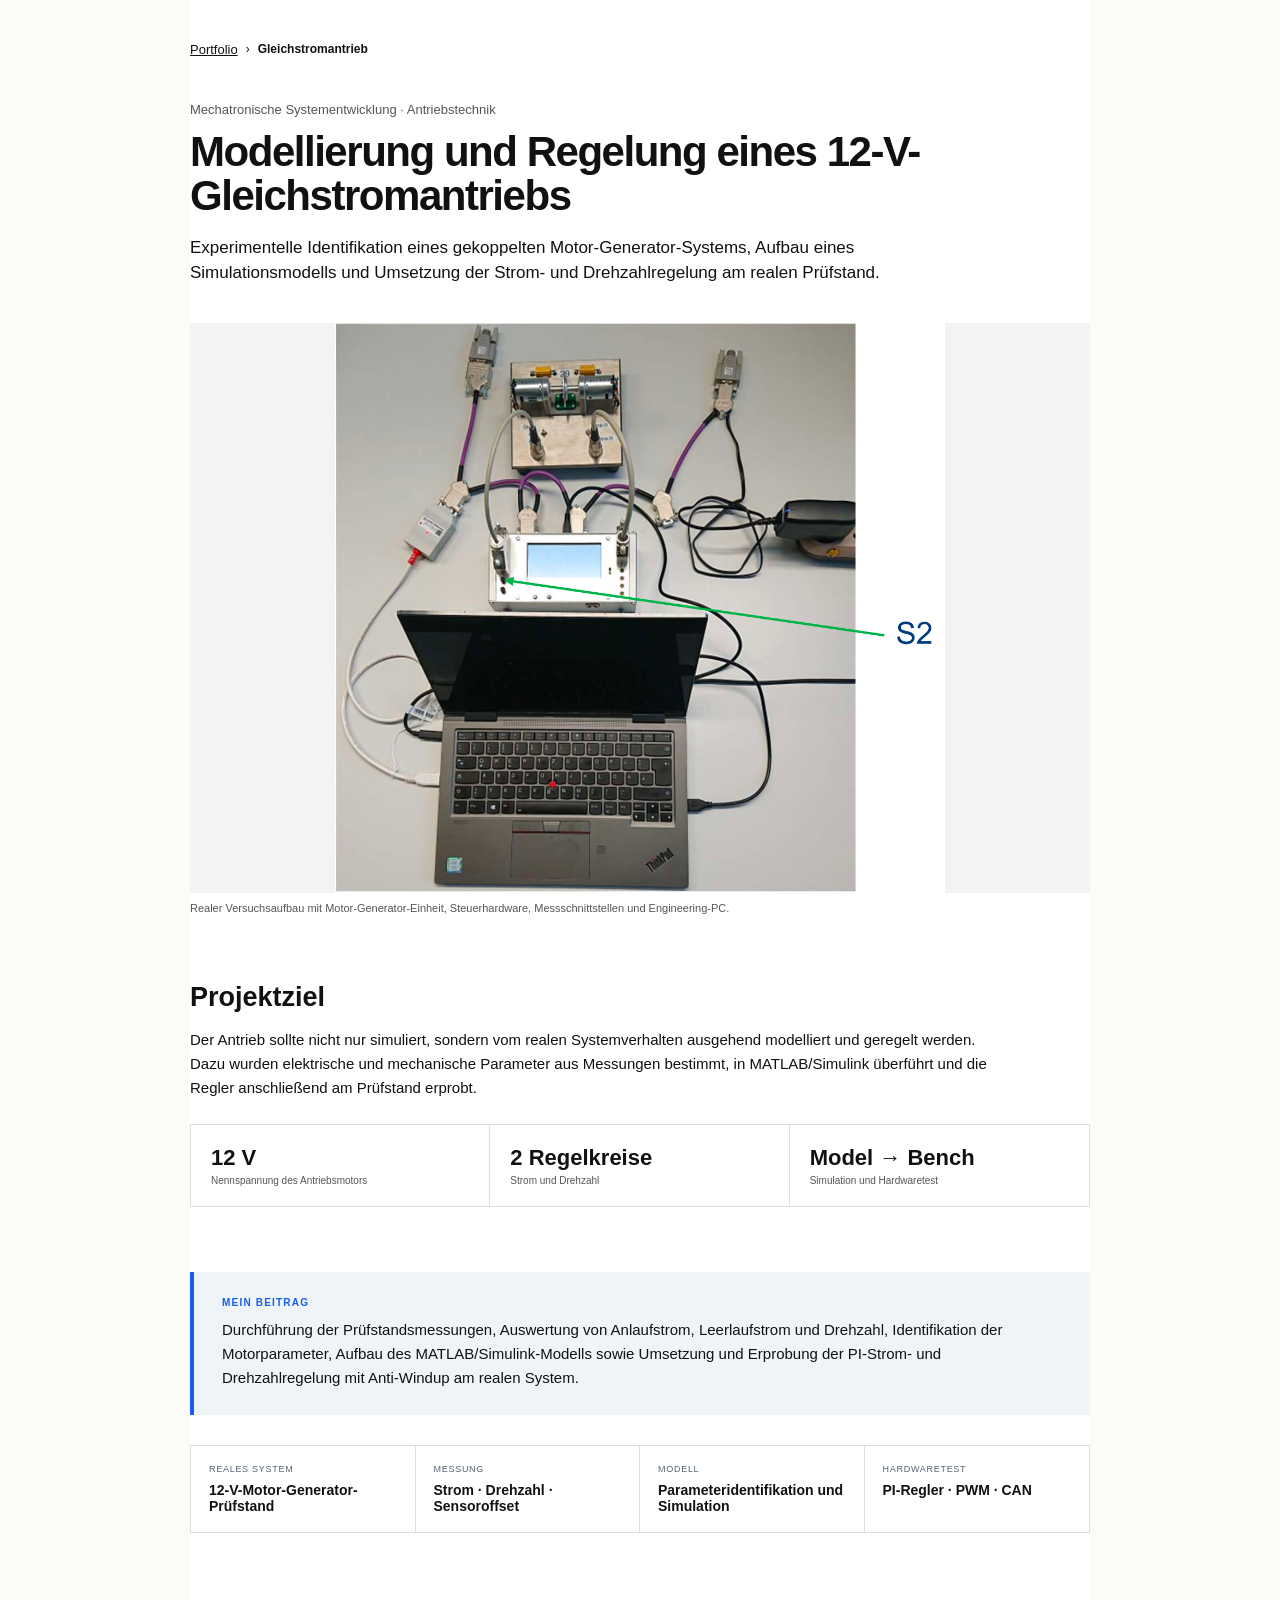
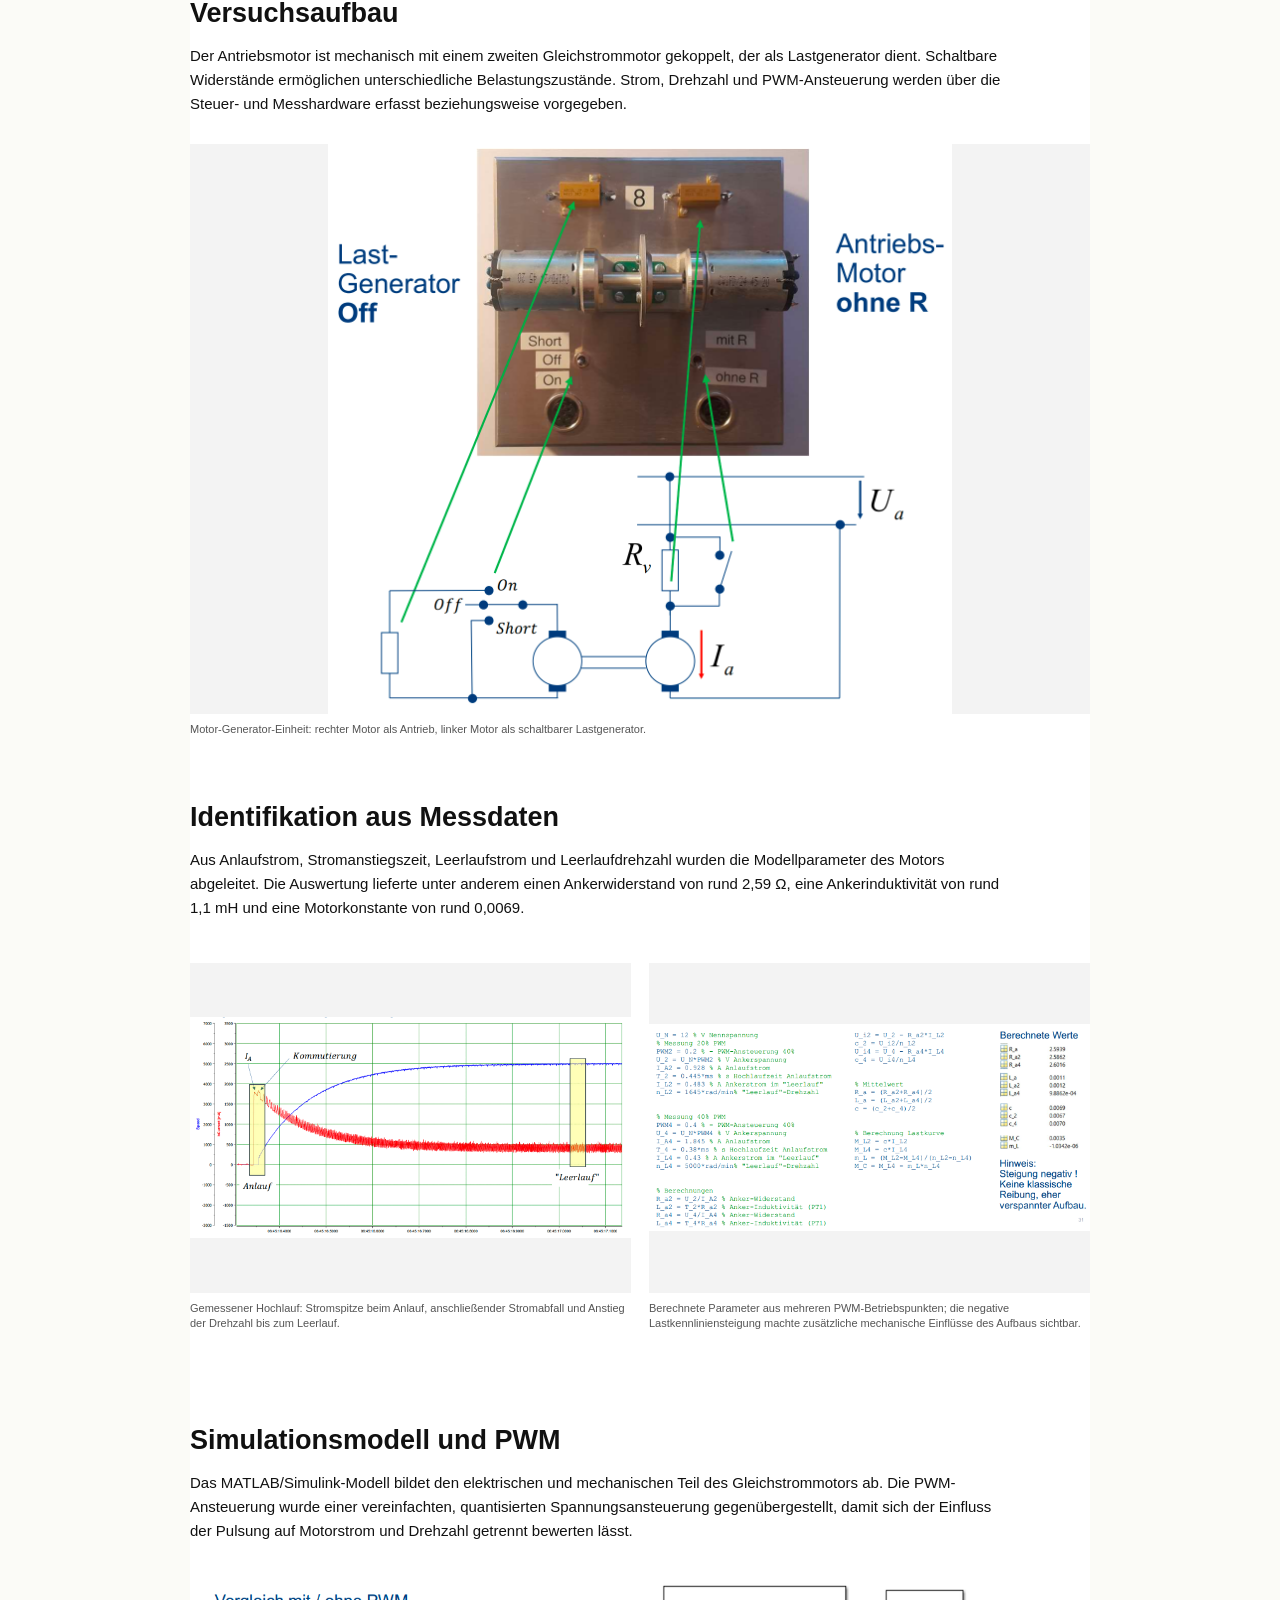
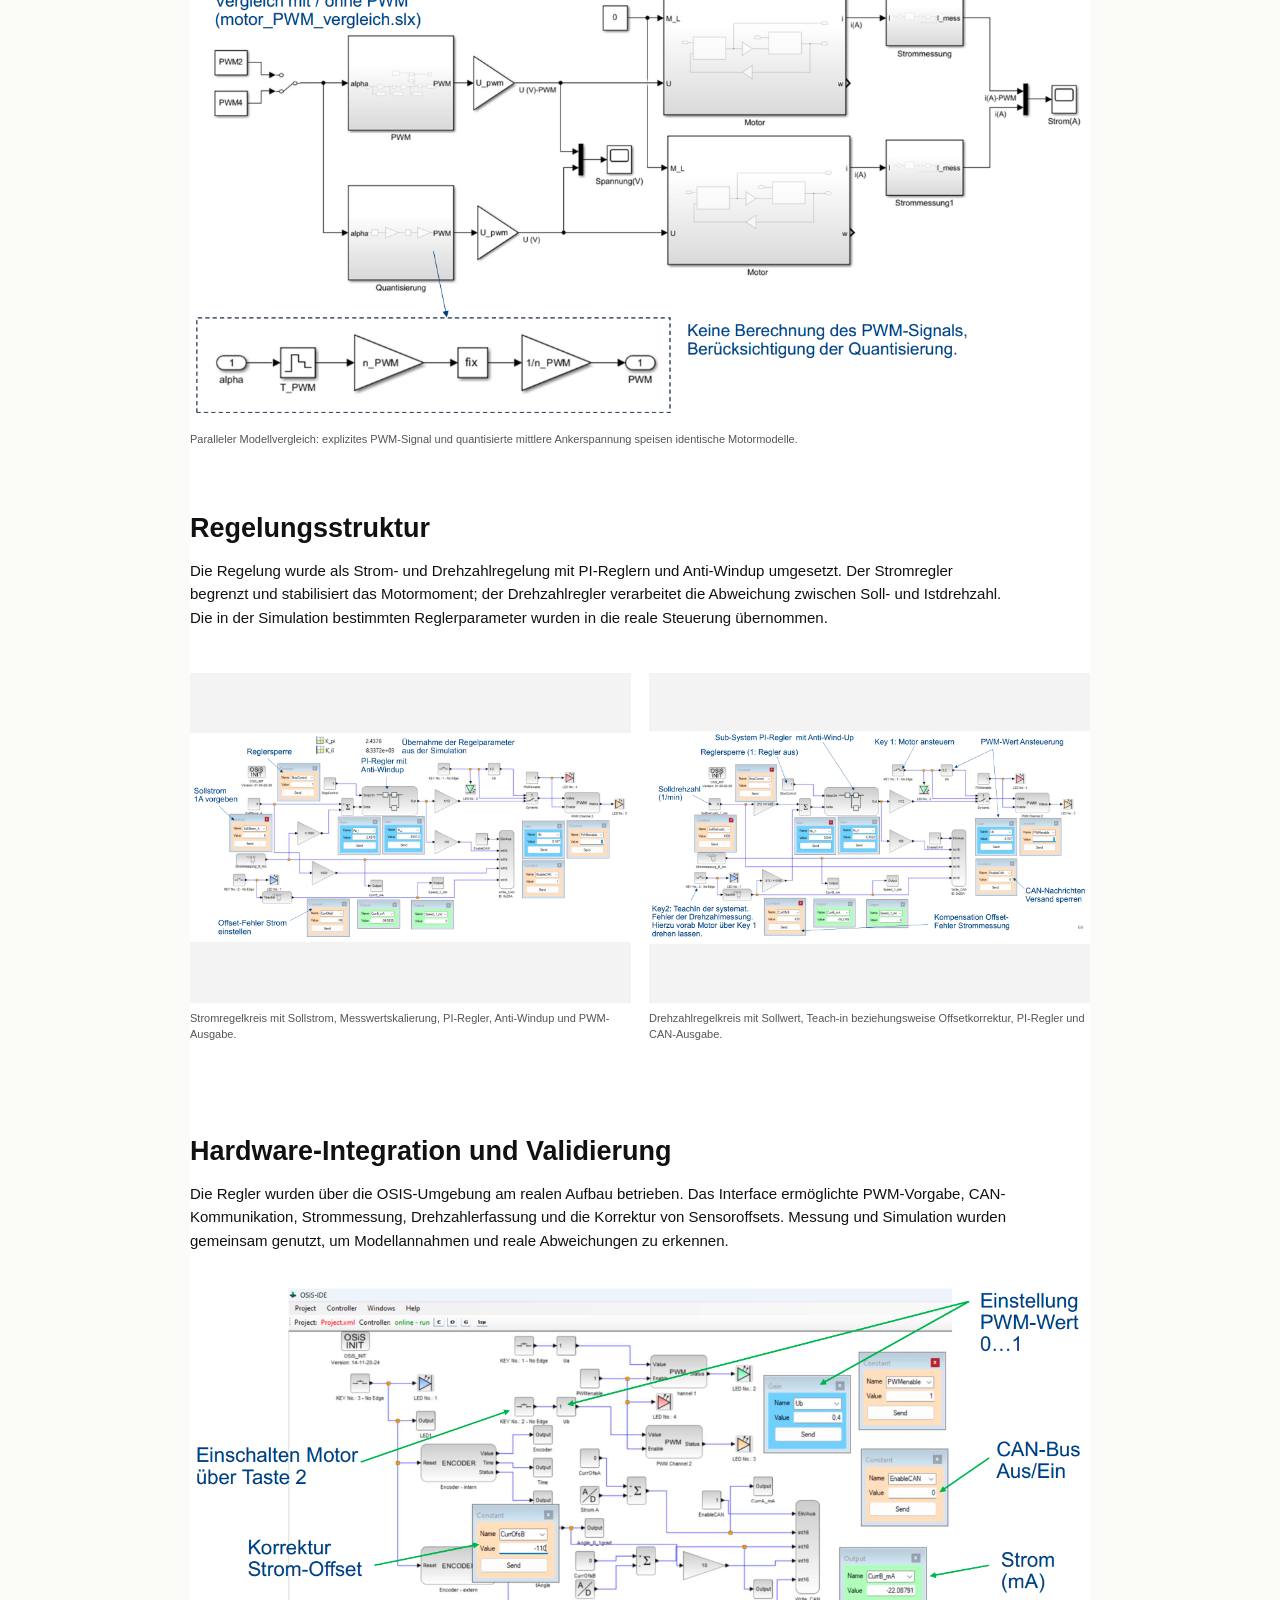
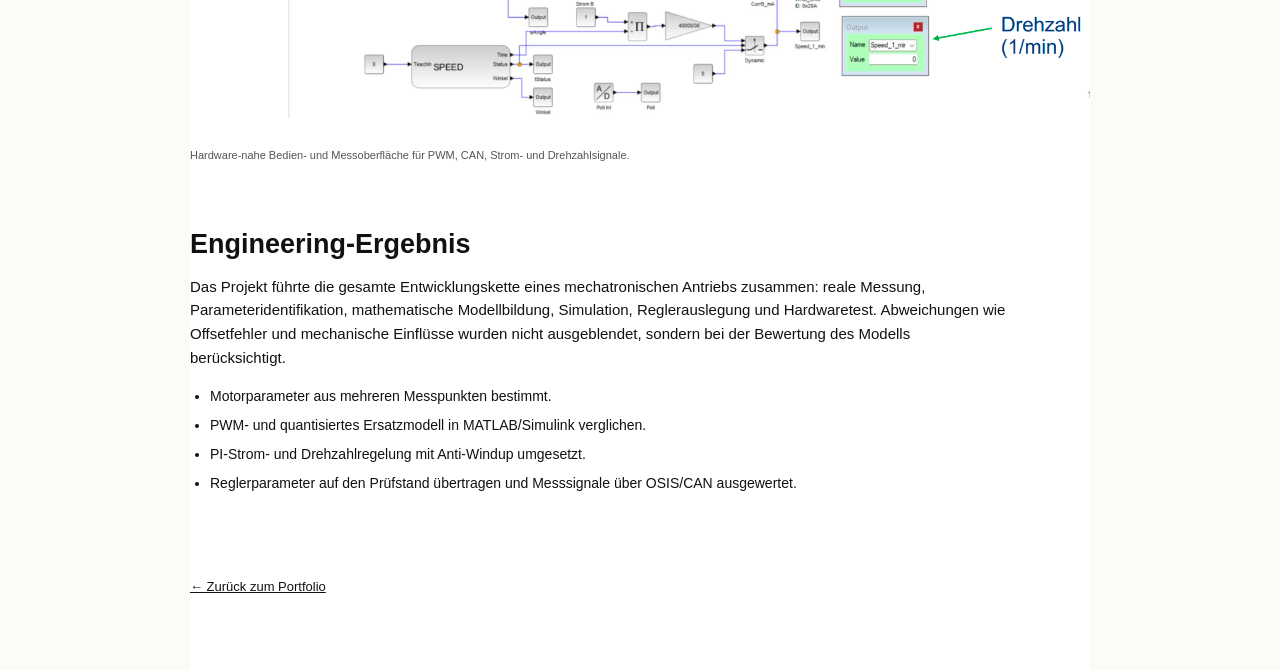
<file: dc-drive-control.html>
<!DOCTYPE html><html lang="de"><head><meta charSet="utf-8"/><meta name="viewport" content="width=device-width, initial-scale=1"/><link rel="preload" href="/dc-drive-testbench.png" as="image"/><link rel="preload" href="/dc-drive-motor-generator.png" as="image"/><link rel="preload" href="/dc-drive-startup-measurement.png" as="image"/><link rel="preload" href="/dc-drive-identified-values.png" as="image"/><link rel="preload" href="/dc-drive-pwm-model.png" as="image"/><link rel="preload" href="/dc-drive-current-controller.png" as="image"/><link rel="preload" href="/dc-drive-speed-controller.png" as="image"/><link rel="preload" href="/dc-drive-osis-interface.png" as="image"/><link rel="stylesheet" href="/globals.css" data-rsc-css-href="/globals.css" data-precedence="vite-rsc/importer-resources"/><title>Mahmoud Boukhari | Test &amp; Validation Engineer | Mechatronics Portfolio</title><meta name="description" content="Engineering portfolio of Mahmoud Boukhari, B.Eng. Mechanical Engineering with focus on Test &amp; Validation, Mechatronics, System Integration, dSPACE, MATLAB/Simulink and measurement technology."/><meta property="og:title" content="Mahmoud Boukhari | Test &amp; Validation Engineer"/><meta property="og:description" content="B.Eng. Mechanical Engineering — Mechatronics, System Integration, dSPACE, MATLAB/Simulink and measurement technology."/><meta property="og:url" content="https://mahmoudboukhari.github.io"/><meta property="og:site_name" content="Mahmoud Boukhari — Engineering Portfolio"/><meta property="og:type" content="website"/><meta name="twitter:card" content="summary"/><meta name="twitter:title" content="Mahmoud Boukhari | Test &amp; Validation Engineer"/><meta name="twitter:description" content="B.Eng. Mechanical Engineering — Mechatronics, System Integration, dSPACE, MATLAB/Simulink and measurement technology."/>
</head><body><main class="projectDetail"><nav class="detailBreadcrumb"><a href="/">Portfolio</a><span>›</span><b>Gleichstromantrieb</b></nav><article><header class="detailHeader"><p>Mechatronische Systementwicklung · Antriebstechnik</p><h1>Modellierung und Regelung eines 12-V-Gleichstromantriebs</h1><p>Experimentelle Identifikation eines gekoppelten Motor-Generator-Systems, Aufbau eines Simulationsmodells und Umsetzung der Strom- und Drehzahlregelung am realen Prüfstand.</p></header><figure class="detailFigure wide"><img src="/dc-drive-testbench.png" alt="Gesamter Versuchsaufbau des Gleichstromantriebs"/><figcaption>Realer Versuchsaufbau mit Motor-Generator-Einheit, Steuerhardware, Messschnittstellen und Engineering-PC.</figcaption></figure><section><h2>Projektziel</h2><p>Der Antrieb sollte nicht nur simuliert, sondern vom realen Systemverhalten ausgehend modelliert und geregelt werden. Dazu wurden elektrische und mechanische Parameter aus Messungen bestimmt, in MATLAB/Simulink überführt und die Regler anschließend am Prüfstand erprobt.</p><div class="detailFacts"><div><b>12 V</b><span>Nennspannung des Antriebsmotors</span></div><div><b>2 Regelkreise</b><span>Strom und Drehzahl</span></div><div><b>Model → Bench</b><span>Simulation und Hardwaretest</span></div></div></section><div class="contributionBox"><small>MEIN BEITRAG</small><p>Durchführung der Prüfstandsmessungen, Auswertung von Anlaufstrom, Leerlaufstrom und Drehzahl, Identifikation der Motorparameter, Aufbau des MATLAB/Simulink-Modells sowie Umsetzung und Erprobung der PI-Strom- und Drehzahlregelung mit Anti-Windup am realen System.</p></div><div class="validationChain"><div><small>REALES SYSTEM</small><strong>12-V-Motor-Generator-Prüfstand</strong></div><div><small>MESSUNG</small><strong>Strom · Drehzahl · Sensoroffset</strong></div><div><small>MODELL</small><strong>Parameteridentifikation und Simulation</strong></div><div><small>HARDWARETEST</small><strong>PI-Regler · PWM · CAN</strong></div></div><section><h2>Versuchsaufbau</h2><p>Der Antriebsmotor ist mechanisch mit einem zweiten Gleichstrommotor gekoppelt, der als Lastgenerator dient. Schaltbare Widerstände ermöglichen unterschiedliche Belastungszustände. Strom, Drehzahl und PWM-Ansteuerung werden über die Steuer- und Messhardware erfasst beziehungsweise vorgegeben.</p><figure class="detailFigure"><img src="/dc-drive-motor-generator.png" alt="Gekoppelter Antriebsmotor und Lastgenerator"/><figcaption>Motor-Generator-Einheit: rechter Motor als Antrieb, linker Motor als schaltbarer Lastgenerator.</figcaption></figure></section><section><h2>Identifikation aus Messdaten</h2><p>Aus Anlaufstrom, Stromanstiegszeit, Leerlaufstrom und Leerlaufdrehzahl wurden die Modellparameter des Motors abgeleitet. Die Auswertung lieferte unter anderem einen Ankerwiderstand von rund 2,59 Ω, eine Ankerinduktivität von rund 1,1 mH und eine Motorkonstante von rund 0,0069.</p><div class="figurePair"><figure class="detailFigure"><img src="/dc-drive-startup-measurement.png" alt="Messung von Anlaufstrom und Drehzahl"/><figcaption>Gemessener Hochlauf: Stromspitze beim Anlauf, anschließender Stromabfall und Anstieg der Drehzahl bis zum Leerlauf.</figcaption></figure><figure class="detailFigure"><img src="/dc-drive-identified-values.png" alt="Berechnung der Motorparameter"/><figcaption>Berechnete Parameter aus mehreren PWM-Betriebspunkten; die negative Lastkennliniensteigung machte zusätzliche mechanische Einflüsse des Aufbaus sichtbar.</figcaption></figure></div></section><section><h2>Simulationsmodell und PWM</h2><p>Das MATLAB/Simulink-Modell bildet den elektrischen und mechanischen Teil des Gleichstrommotors ab. Die PWM-Ansteuerung wurde einer vereinfachten, quantisierten Spannungsansteuerung gegenübergestellt, damit sich der Einfluss der Pulsung auf Motorstrom und Drehzahl getrennt bewerten lässt.</p><figure class="detailFigure wide"><img src="/dc-drive-pwm-model.png" alt="Simulink-Vergleich mit und ohne PWM"/><figcaption>Paralleler Modellvergleich: explizites PWM-Signal und quantisierte mittlere Ankerspannung speisen identische Motormodelle.</figcaption></figure></section><section><h2>Regelungsstruktur</h2><p>Die Regelung wurde als Strom- und Drehzahlregelung mit PI-Reglern und Anti-Windup umgesetzt. Der Stromregler begrenzt und stabilisiert das Motormoment; der Drehzahlregler verarbeitet die Abweichung zwischen Soll- und Istdrehzahl. Die in der Simulation bestimmten Reglerparameter wurden in die reale Steuerung übernommen.</p><div class="figurePair"><figure class="detailFigure"><img src="/dc-drive-current-controller.png" alt="PI-Stromregler mit Anti-Windup"/><figcaption>Stromregelkreis mit Sollstrom, Messwertskalierung, PI-Regler, Anti-Windup und PWM-Ausgabe.</figcaption></figure><figure class="detailFigure"><img src="/dc-drive-speed-controller.png" alt="PI-Drehzahlregler mit Anti-Windup"/><figcaption>Drehzahlregelkreis mit Sollwert, Teach-in beziehungsweise Offsetkorrektur, PI-Regler und CAN-Ausgabe.</figcaption></figure></div></section><section><h2>Hardware-Integration und Validierung</h2><p>Die Regler wurden über die OSIS-Umgebung am realen Aufbau betrieben. Das Interface ermöglichte PWM-Vorgabe, CAN-Kommunikation, Strommessung, Drehzahlerfassung und die Korrektur von Sensoroffsets. Messung und Simulation wurden gemeinsam genutzt, um Modellannahmen und reale Abweichungen zu erkennen.</p><figure class="detailFigure"><img src="/dc-drive-osis-interface.png" alt="OSIS-Oberfläche zur Ansteuerung und Messung"/><figcaption>Hardware-nahe Bedien- und Messoberfläche für PWM, CAN, Strom- und Drehzahlsignale.</figcaption></figure></section><section><h2>Engineering-Ergebnis</h2><p>Das Projekt führte die gesamte Entwicklungskette eines mechatronischen Antriebs zusammen: reale Messung, Parameteridentifikation, mathematische Modellbildung, Simulation, Reglerauslegung und Hardwaretest. Abweichungen wie Offsetfehler und mechanische Einflüsse wurden nicht ausgeblendet, sondern bei der Bewertung des Modells berücksichtigt.</p><ul><li>Motorparameter aus mehreren Messpunkten bestimmt.</li><li>PWM- und quantisiertes Ersatzmodell in MATLAB/Simulink verglichen.</li><li>PI-Strom- und Drehzahlregelung mit Anti-Windup umgesetzt.</li><li>Reglerparameter auf den Prüfstand übertragen und Messsignale über OSIS/CAN ausgewertet.</li></ul></section><a href="/" class="backLink">← Zurück zum Portfolio</a></article></main></body></html>
</file>
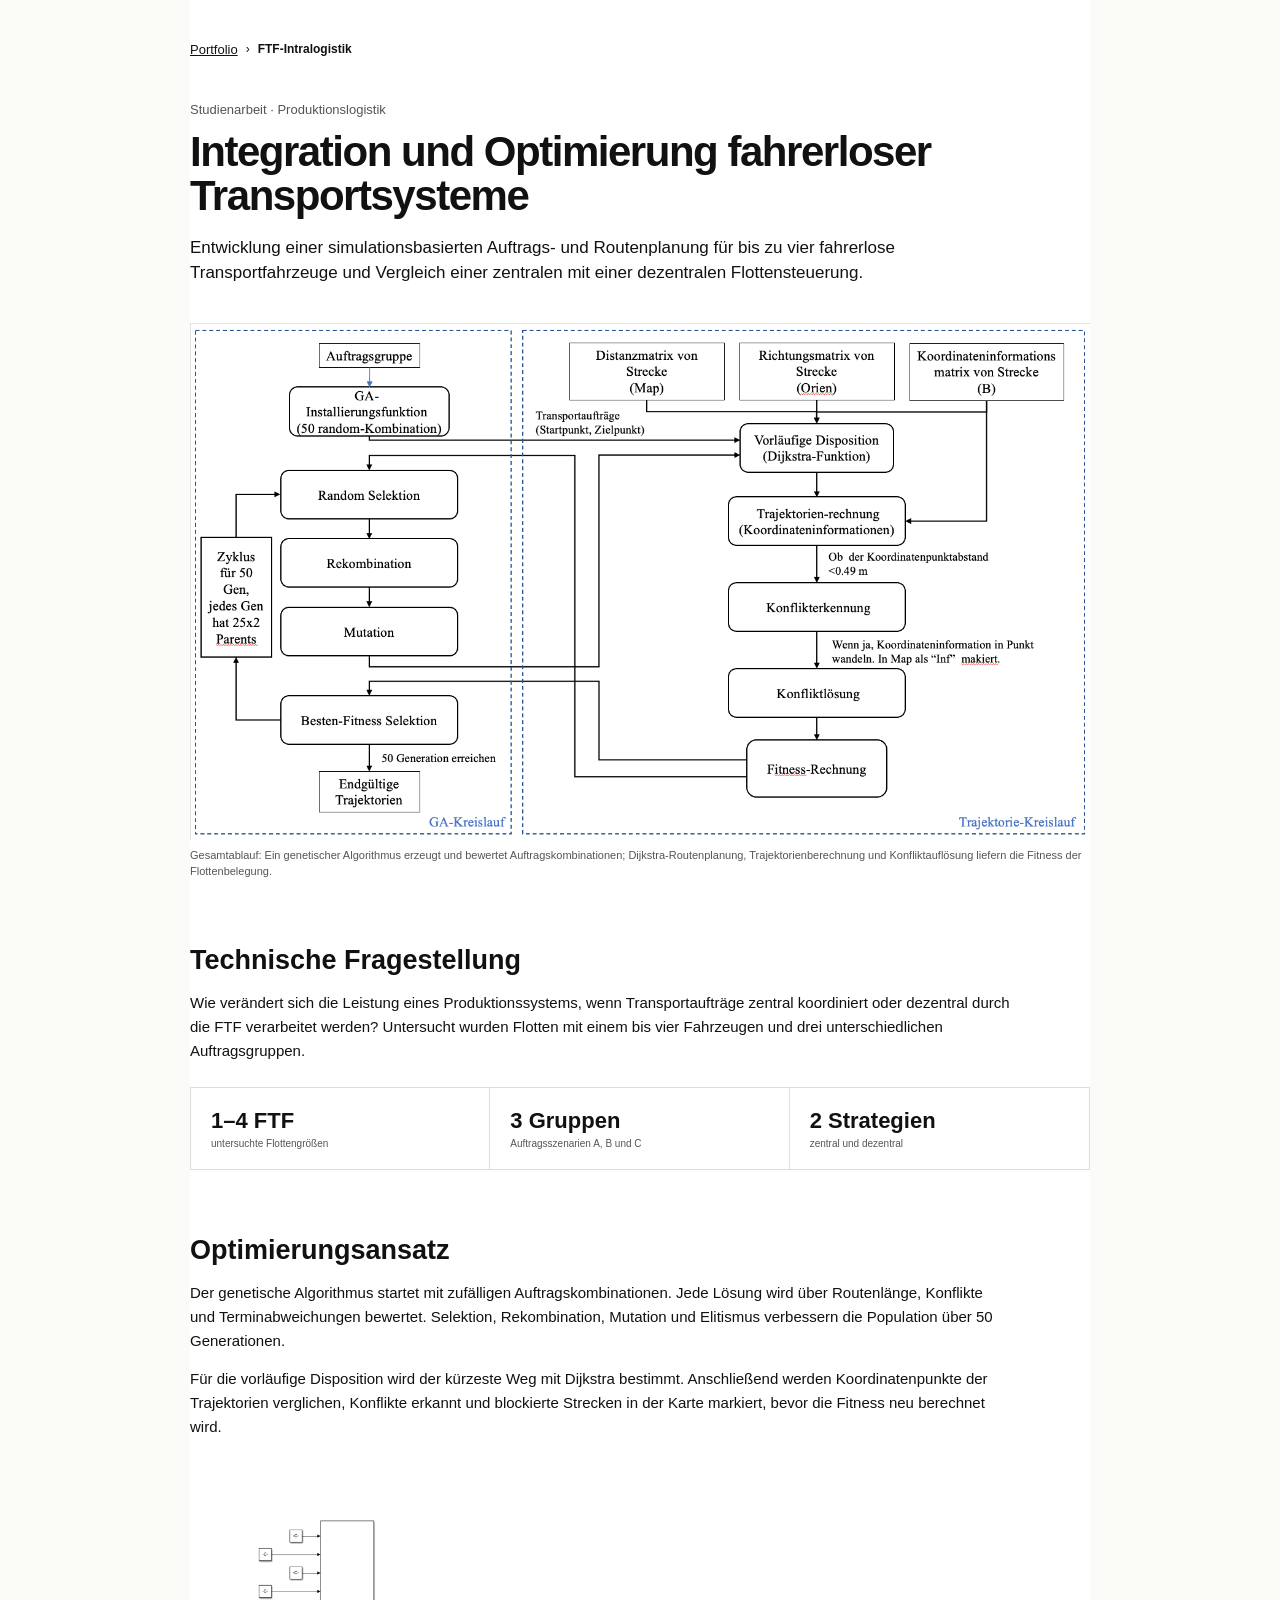
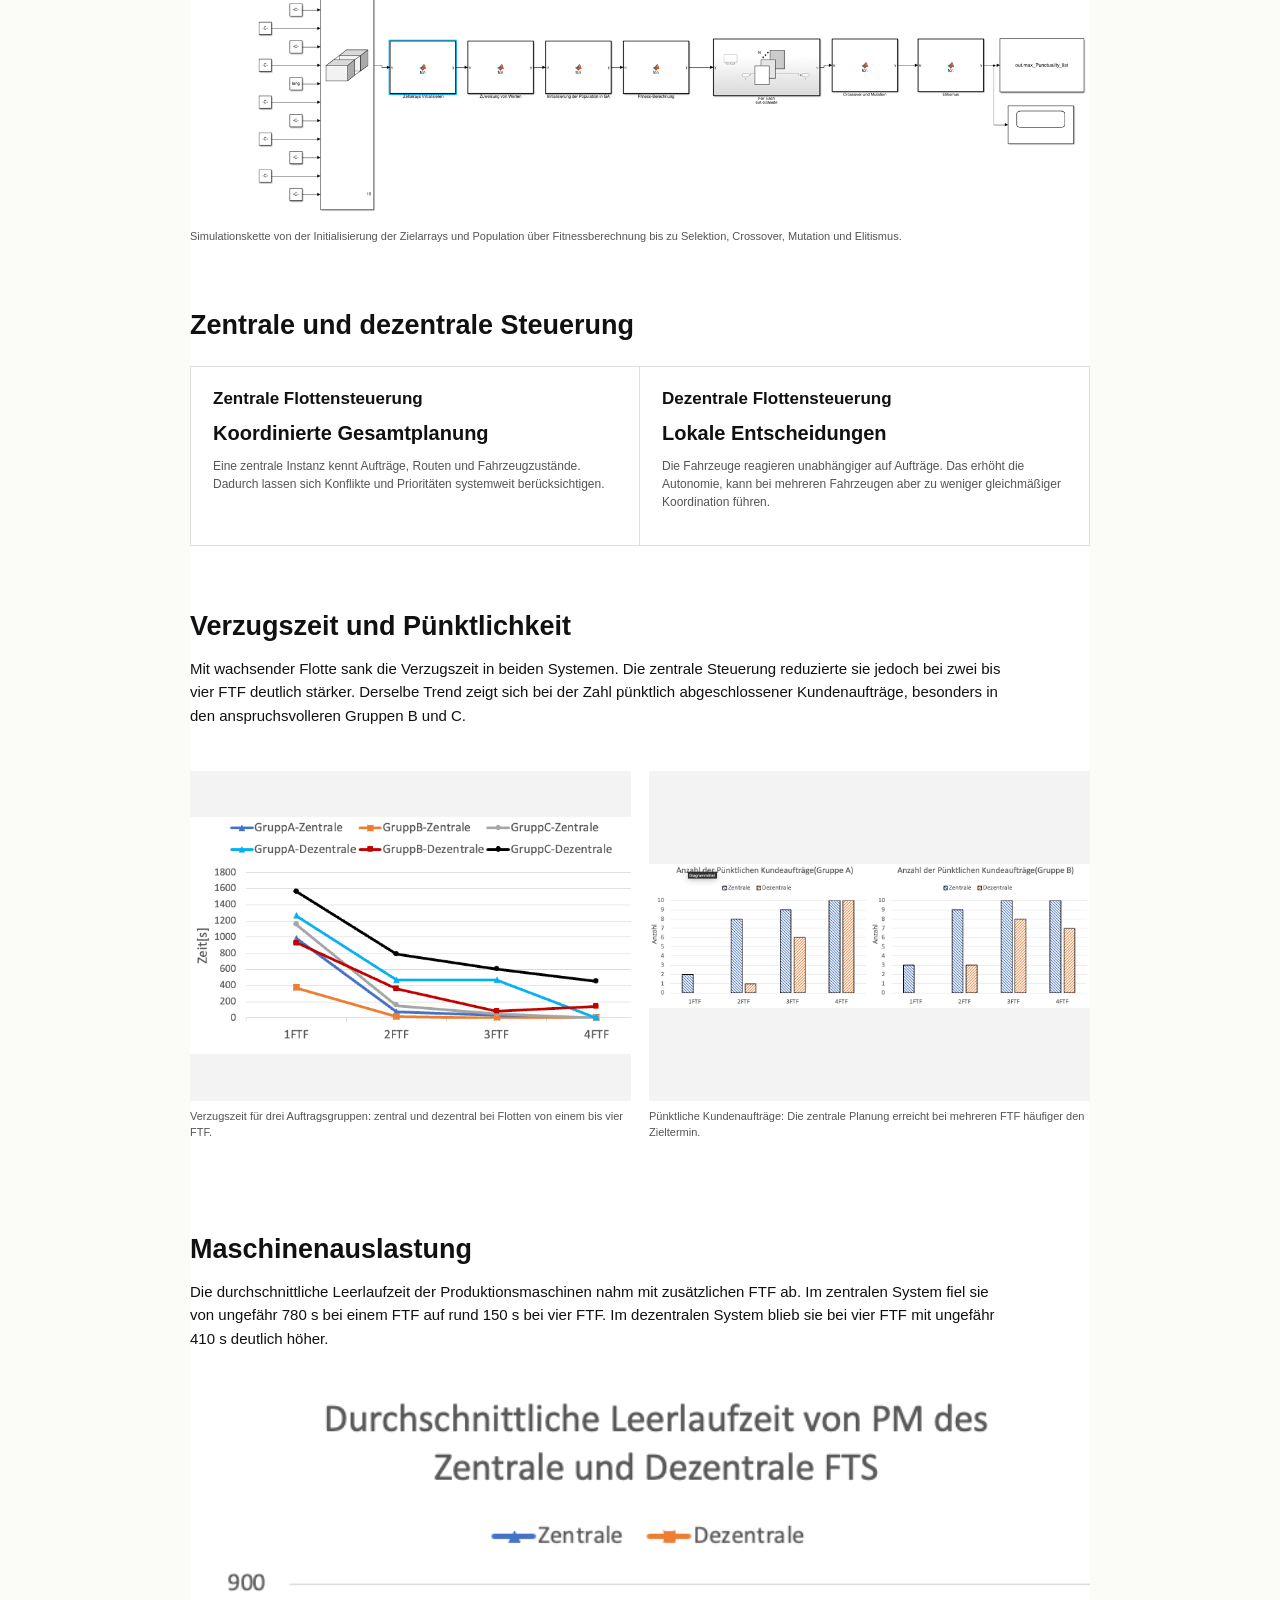
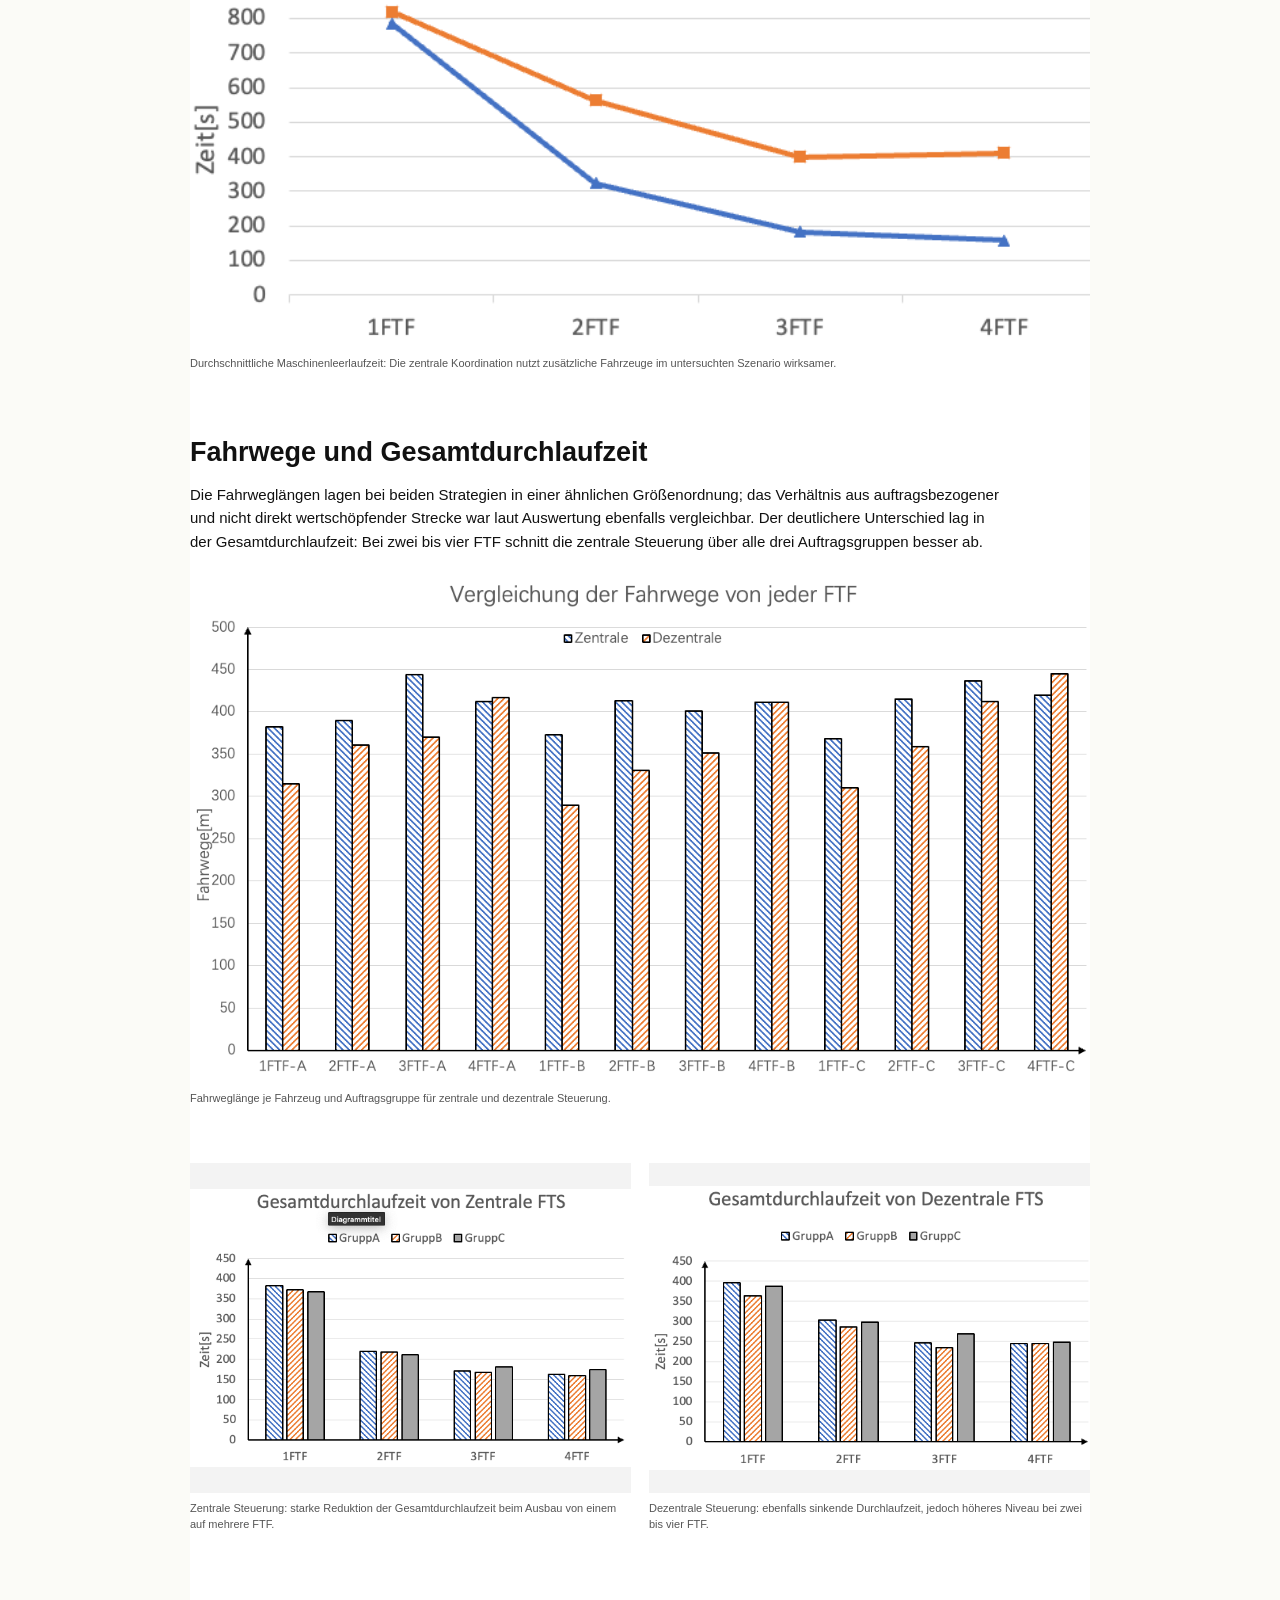
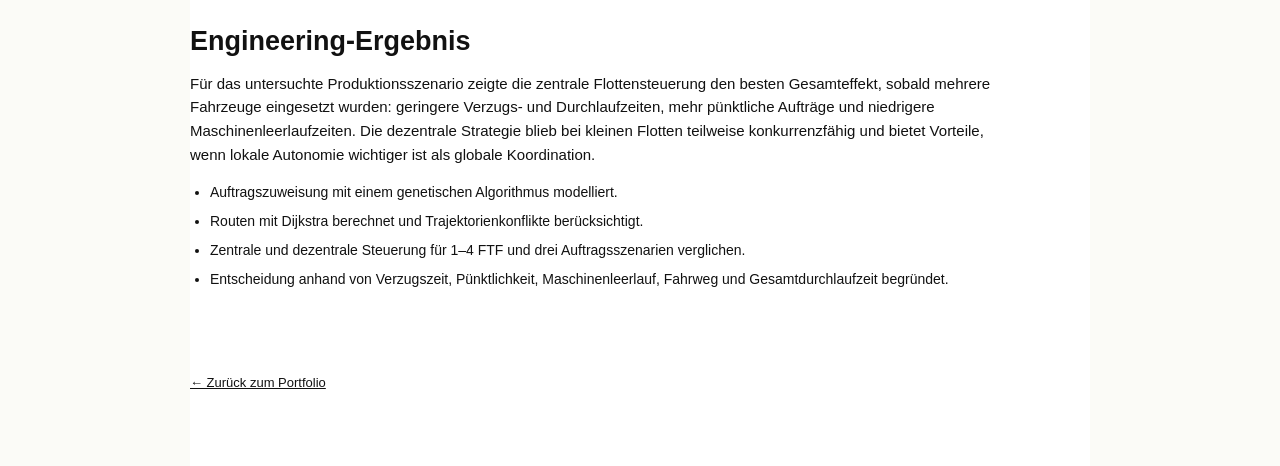
<file: ftf-intralogistics.html>
<!DOCTYPE html><html lang="de"><head><meta charSet="utf-8"/><meta name="viewport" content="width=device-width, initial-scale=1"/><link rel="preload" href="/ftf-optimization-workflow.png" as="image"/><link rel="preload" href="/ftf-genetic-algorithm-model.png" as="image"/><link rel="preload" href="/ftf-delay-comparison.png" as="image"/><link rel="preload" href="/ftf-punctual-orders.png" as="image"/><link rel="preload" href="/ftf-average-idle-time.png" as="image"/><link rel="preload" href="/ftf-travel-distance.png" as="image"/><link rel="preload" href="/ftf-throughput-central.png" as="image"/><link rel="preload" href="/ftf-throughput-decentral.png" as="image"/><link rel="stylesheet" href="/globals.css" data-rsc-css-href="/globals.css" data-precedence="vite-rsc/importer-resources"/><title>Mahmoud Boukhari | Test &amp; Validation Engineer | Mechatronics Portfolio</title><meta name="description" content="Engineering portfolio of Mahmoud Boukhari, B.Eng. Mechanical Engineering with focus on Test &amp; Validation, Mechatronics, System Integration, dSPACE, MATLAB/Simulink and measurement technology."/><meta property="og:title" content="Mahmoud Boukhari | Test &amp; Validation Engineer"/><meta property="og:description" content="B.Eng. Mechanical Engineering — Mechatronics, System Integration, dSPACE, MATLAB/Simulink and measurement technology."/><meta property="og:url" content="https://mahmoudboukhari.github.io"/><meta property="og:site_name" content="Mahmoud Boukhari — Engineering Portfolio"/><meta property="og:type" content="website"/><meta name="twitter:card" content="summary"/><meta name="twitter:title" content="Mahmoud Boukhari | Test &amp; Validation Engineer"/><meta name="twitter:description" content="B.Eng. Mechanical Engineering — Mechatronics, System Integration, dSPACE, MATLAB/Simulink and measurement technology."/>
</head><body><main class="projectDetail"><nav class="detailBreadcrumb"><a href="/">Portfolio</a><span>›</span><b>FTF-Intralogistik</b></nav><article><header class="detailHeader"><p>Studienarbeit · Produktionslogistik</p><h1>Integration und Optimierung fahrerloser Transportsysteme</h1><p>Entwicklung einer simulationsbasierten Auftrags- und Routenplanung für bis zu vier fahrerlose Transportfahrzeuge und Vergleich einer zentralen mit einer dezentralen Flottensteuerung.</p></header><figure class="detailFigure wide"><img src="/ftf-optimization-workflow.png" alt="Algorithmischer Ablauf der FTF-Optimierung"/><figcaption>Gesamtablauf: Ein genetischer Algorithmus erzeugt und bewertet Auftragskombinationen; Dijkstra-Routenplanung, Trajektorienberechnung und Konfliktauflösung liefern die Fitness der Flottenbelegung.</figcaption></figure><section><h2>Technische Fragestellung</h2><p>Wie verändert sich die Leistung eines Produktionssystems, wenn Transportaufträge zentral koordiniert oder dezentral durch die FTF verarbeitet werden? Untersucht wurden Flotten mit einem bis vier Fahrzeugen und drei unterschiedlichen Auftragsgruppen.</p><div class="detailFacts"><div><b>1–4 FTF</b><span>untersuchte Flottengrößen</span></div><div><b>3 Gruppen</b><span>Auftragsszenarien A, B und C</span></div><div><b>2 Strategien</b><span>zentral und dezentral</span></div></div></section><section><h2>Optimierungsansatz</h2><p>Der genetische Algorithmus startet mit zufälligen Auftragskombinationen. Jede Lösung wird über Routenlänge, Konflikte und Terminabweichungen bewertet. Selektion, Rekombination, Mutation und Elitismus verbessern die Population über 50 Generationen.</p><p>Für die vorläufige Disposition wird der kürzeste Weg mit Dijkstra bestimmt. Anschließend werden Koordinatenpunkte der Trajektorien verglichen, Konflikte erkannt und blockierte Strecken in der Karte markiert, bevor die Fitness neu berechnet wird.</p><figure class="detailFigure"><img src="/ftf-genetic-algorithm-model.png" alt="Simulink-Modell des genetischen Algorithmus"/><figcaption>Simulationskette von der Initialisierung der Zielarrays und Population über Fitnessberechnung bis zu Selektion, Crossover, Mutation und Elitismus.</figcaption></figure></section><section><h2>Zentrale und dezentrale Steuerung</h2><div class="resultComparison"><article><h3>Zentrale Flottensteuerung</h3><strong>Koordinierte Gesamtplanung</strong><p>Eine zentrale Instanz kennt Aufträge, Routen und Fahrzeugzustände. Dadurch lassen sich Konflikte und Prioritäten systemweit berücksichtigen.</p></article><article><h3>Dezentrale Flottensteuerung</h3><strong>Lokale Entscheidungen</strong><p>Die Fahrzeuge reagieren unabhängiger auf Aufträge. Das erhöht die Autonomie, kann bei mehreren Fahrzeugen aber zu weniger gleichmäßiger Koordination führen.</p></article></div></section><section><h2>Verzugszeit und Pünktlichkeit</h2><p>Mit wachsender Flotte sank die Verzugszeit in beiden Systemen. Die zentrale Steuerung reduzierte sie jedoch bei zwei bis vier FTF deutlich stärker. Derselbe Trend zeigt sich bei der Zahl pünktlich abgeschlossener Kundenaufträge, besonders in den anspruchsvolleren Gruppen B und C.</p><div class="figurePair"><figure class="detailFigure"><img src="/ftf-delay-comparison.png" alt="Vergleich der Verzugszeiten"/><figcaption>Verzugszeit für drei Auftragsgruppen: zentral und dezentral bei Flotten von einem bis vier FTF.</figcaption></figure><figure class="detailFigure"><img src="/ftf-punctual-orders.png" alt="Pünktliche Aufträge der Gruppen A und B"/><figcaption>Pünktliche Kundenaufträge: Die zentrale Planung erreicht bei mehreren FTF häufiger den Zieltermin.</figcaption></figure></div></section><section><h2>Maschinenauslastung</h2><p>Die durchschnittliche Leerlaufzeit der Produktionsmaschinen nahm mit zusätzlichen FTF ab. Im zentralen System fiel sie von ungefähr 780 s bei einem FTF auf rund 150 s bei vier FTF. Im dezentralen System blieb sie bei vier FTF mit ungefähr 410 s deutlich höher.</p><figure class="detailFigure wide"><img src="/ftf-average-idle-time.png" alt="Durchschnittliche Leerlaufzeit der Produktionsmaschinen"/><figcaption>Durchschnittliche Maschinenleerlaufzeit: Die zentrale Koordination nutzt zusätzliche Fahrzeuge im untersuchten Szenario wirksamer.</figcaption></figure></section><section><h2>Fahrwege und Gesamtdurchlaufzeit</h2><p>Die Fahrweglängen lagen bei beiden Strategien in einer ähnlichen Größenordnung; das Verhältnis aus auftragsbezogener und nicht direkt wertschöpfender Strecke war laut Auswertung ebenfalls vergleichbar. Der deutlichere Unterschied lag in der Gesamtdurchlaufzeit: Bei zwei bis vier FTF schnitt die zentrale Steuerung über alle drei Auftragsgruppen besser ab.</p><figure class="detailFigure"><img src="/ftf-travel-distance.png" alt="Fahrwege der FTF"/><figcaption>Fahrweglänge je Fahrzeug und Auftragsgruppe für zentrale und dezentrale Steuerung.</figcaption></figure><div class="figurePair"><figure class="detailFigure"><img src="/ftf-throughput-central.png" alt="Gesamtdurchlaufzeit der zentralen Steuerung"/><figcaption>Zentrale Steuerung: starke Reduktion der Gesamtdurchlaufzeit beim Ausbau von einem auf mehrere FTF.</figcaption></figure><figure class="detailFigure"><img src="/ftf-throughput-decentral.png" alt="Gesamtdurchlaufzeit der dezentralen Steuerung"/><figcaption>Dezentrale Steuerung: ebenfalls sinkende Durchlaufzeit, jedoch höheres Niveau bei zwei bis vier FTF.</figcaption></figure></div></section><section><h2>Engineering-Ergebnis</h2><p>Für das untersuchte Produktionsszenario zeigte die zentrale Flottensteuerung den besten Gesamteffekt, sobald mehrere Fahrzeuge eingesetzt wurden: geringere Verzugs- und Durchlaufzeiten, mehr pünktliche Aufträge und niedrigere Maschinenleerlaufzeiten. Die dezentrale Strategie blieb bei kleinen Flotten teilweise konkurrenzfähig und bietet Vorteile, wenn lokale Autonomie wichtiger ist als globale Koordination.</p><ul><li>Auftragszuweisung mit einem genetischen Algorithmus modelliert.</li><li>Routen mit Dijkstra berechnet und Trajektorienkonflikte berücksichtigt.</li><li>Zentrale und dezentrale Steuerung für 1–4 FTF und drei Auftragsszenarien verglichen.</li><li>Entscheidung anhand von Verzugszeit, Pünktlichkeit, Maschinenleerlauf, Fahrweg und Gesamtdurchlaufzeit begründet.</li></ul></section><a href="/" class="backLink">← Zurück zum Portfolio</a></article></main></body></html>
</file>
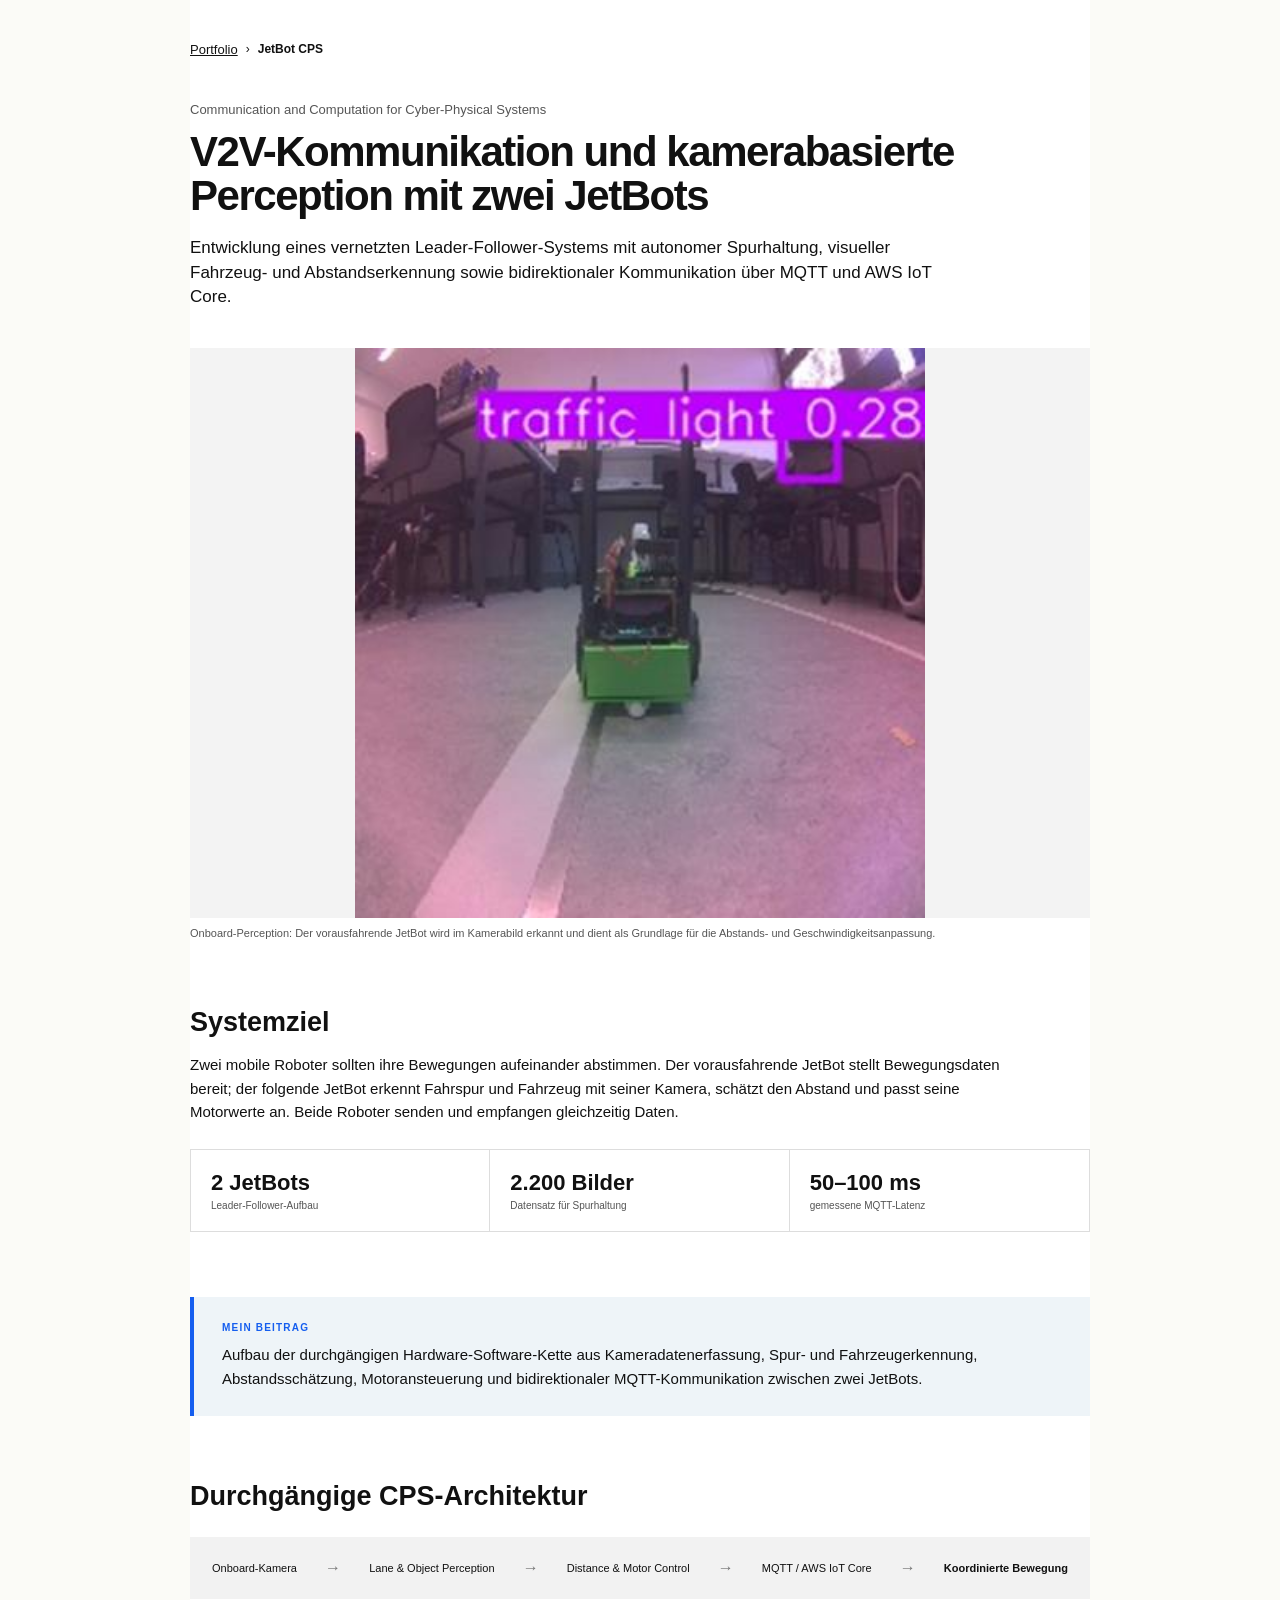
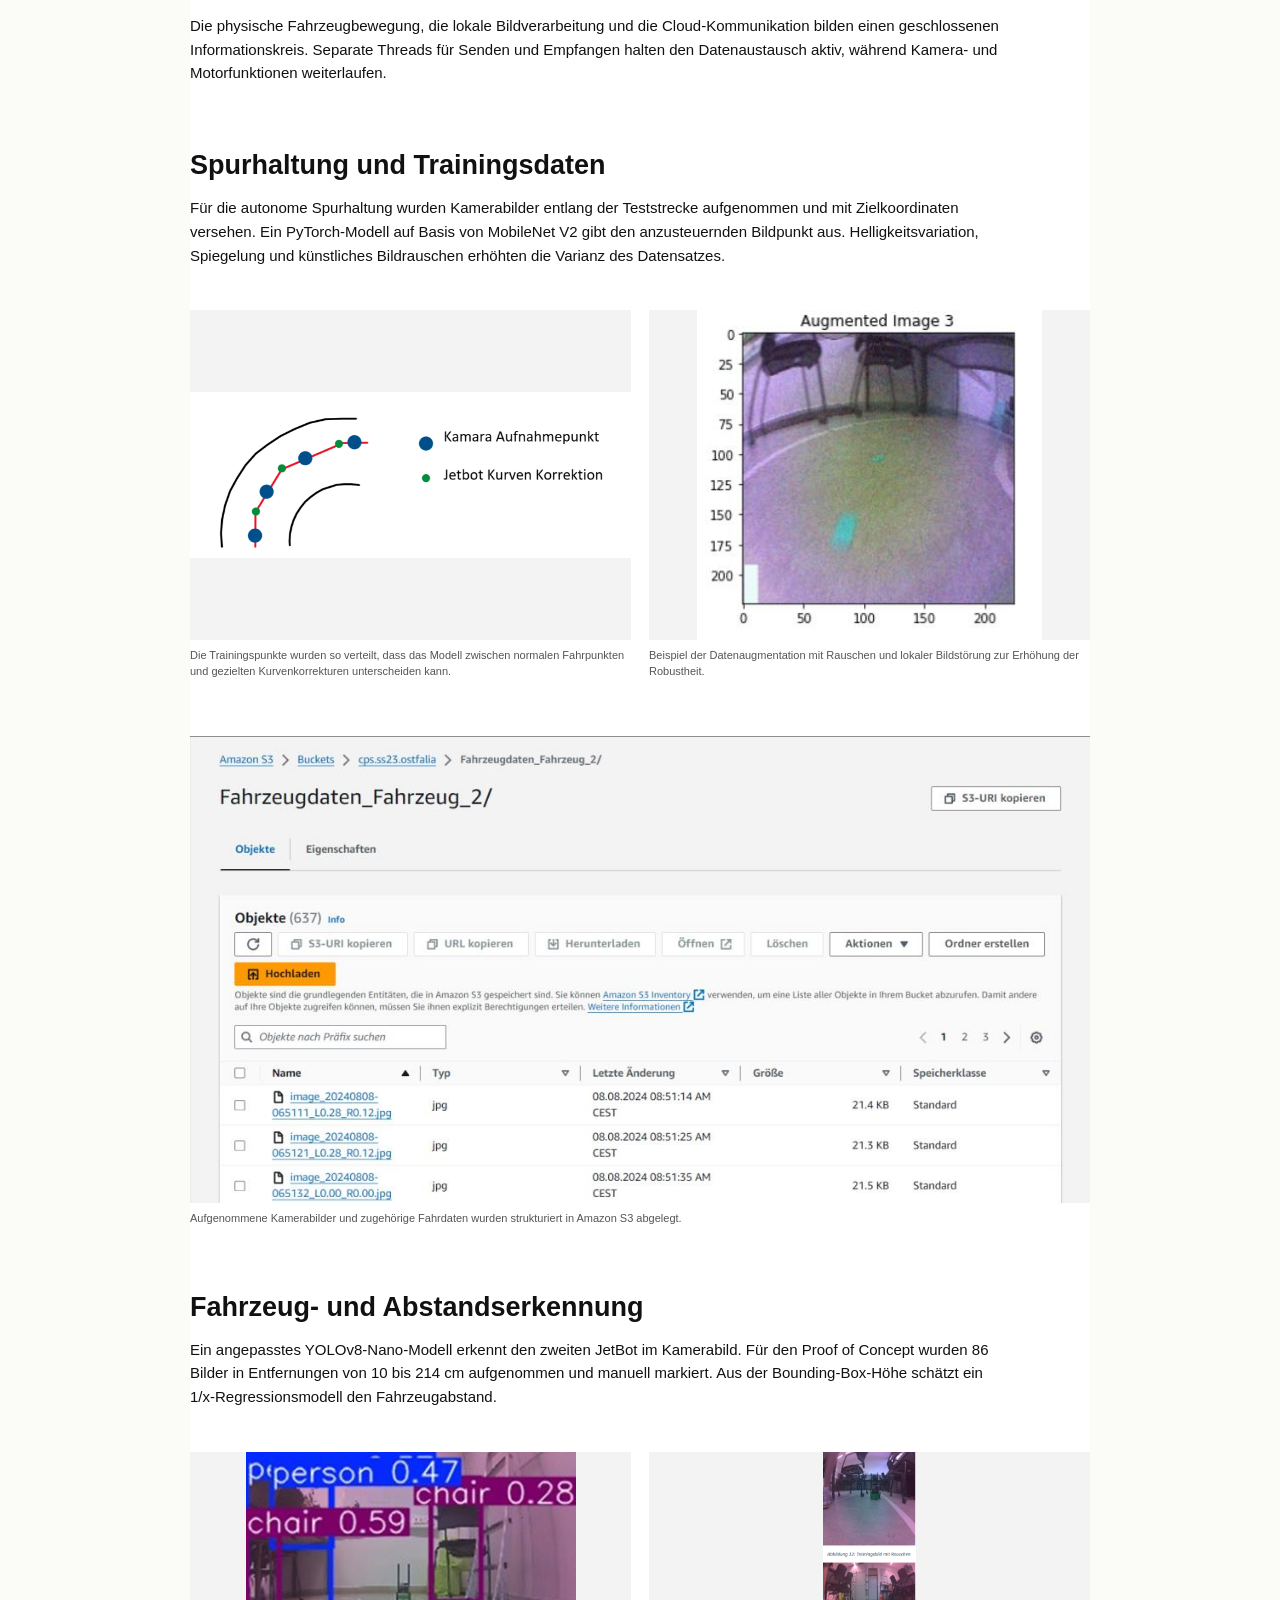
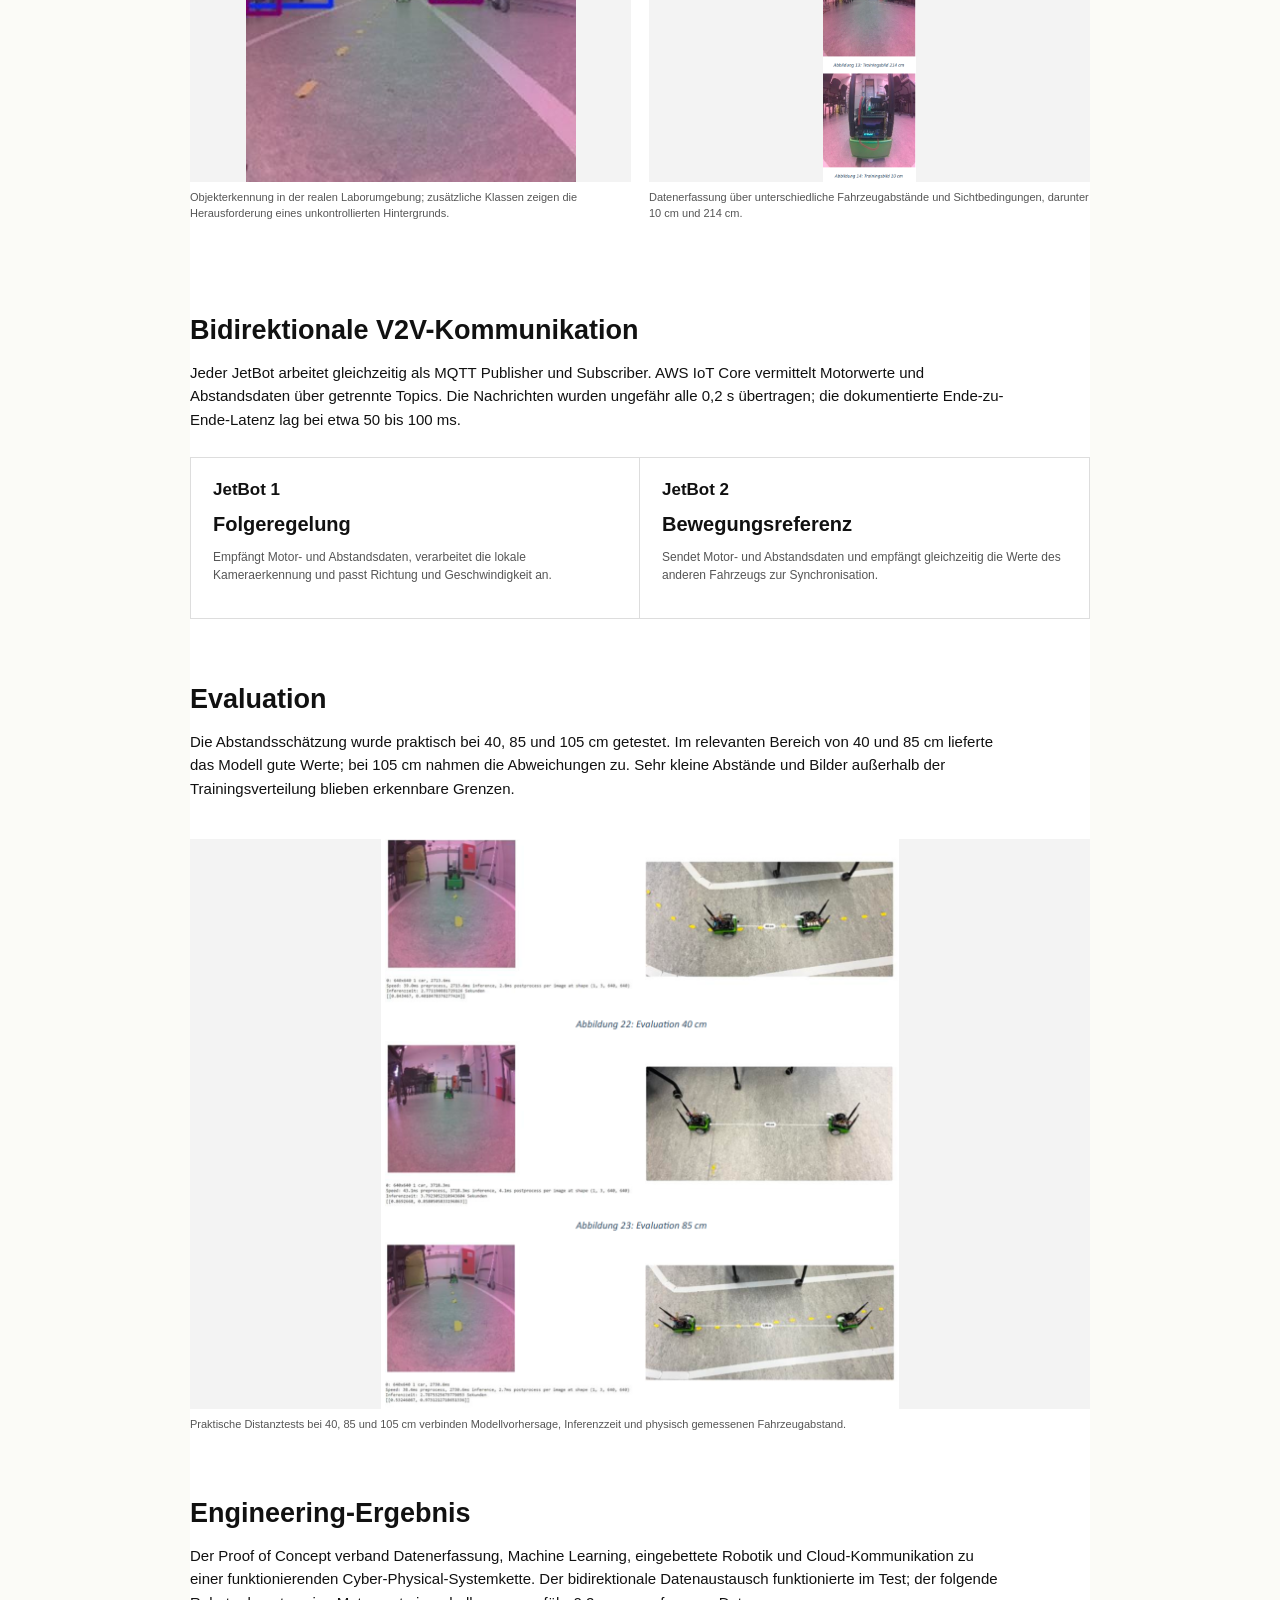
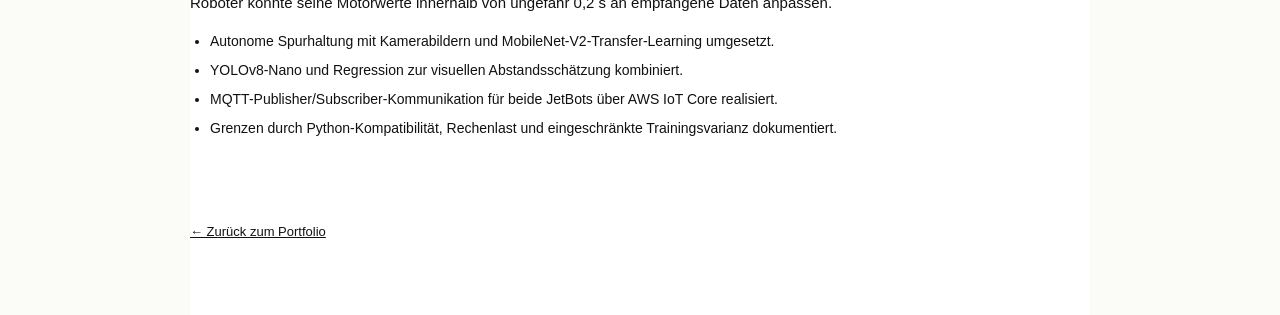
<file: jetbot-cps.html>
<!DOCTYPE html><html lang="de"><head><meta charSet="utf-8"/><meta name="viewport" content="width=device-width, initial-scale=1"/><link rel="preload" href="/cps-jetbot-detection.png" as="image"/><link rel="preload" href="/cps-lane-data-strategy.png" as="image"/><link rel="preload" href="/cps-image-augmentation.png" as="image"/><link rel="preload" href="/cps-aws-s3-dataset.png" as="image"/><link rel="preload" href="/cps-object-detection.png" as="image"/><link rel="preload" href="/cps-training-distance-range.png" as="image"/><link rel="preload" href="/cps-distance-evaluation.png" as="image"/><link rel="stylesheet" href="/globals.css" data-rsc-css-href="/globals.css" data-precedence="vite-rsc/importer-resources"/><title>Mahmoud Boukhari | Test &amp; Validation Engineer | Mechatronics Portfolio</title><meta name="description" content="Engineering portfolio of Mahmoud Boukhari, B.Eng. Mechanical Engineering with focus on Test &amp; Validation, Mechatronics, System Integration, dSPACE, MATLAB/Simulink and measurement technology."/><meta property="og:title" content="Mahmoud Boukhari | Test &amp; Validation Engineer"/><meta property="og:description" content="B.Eng. Mechanical Engineering — Mechatronics, System Integration, dSPACE, MATLAB/Simulink and measurement technology."/><meta property="og:url" content="https://mahmoudboukhari.github.io"/><meta property="og:site_name" content="Mahmoud Boukhari — Engineering Portfolio"/><meta property="og:type" content="website"/><meta name="twitter:card" content="summary"/><meta name="twitter:title" content="Mahmoud Boukhari | Test &amp; Validation Engineer"/><meta name="twitter:description" content="B.Eng. Mechanical Engineering — Mechatronics, System Integration, dSPACE, MATLAB/Simulink and measurement technology."/>
</head><body><main class="projectDetail"><nav class="detailBreadcrumb"><a href="/">Portfolio</a><span>›</span><b>JetBot CPS</b></nav><article><header class="detailHeader"><p>Communication and Computation for Cyber-Physical Systems</p><h1>V2V-Kommunikation und kamerabasierte Perception mit zwei JetBots</h1><p>Entwicklung eines vernetzten Leader-Follower-Systems mit autonomer Spurhaltung, visueller Fahrzeug- und Abstandserkennung sowie bidirektionaler Kommunikation über MQTT und AWS IoT Core.</p></header><figure class="detailFigure wide"><img src="/cps-jetbot-detection.png" alt="Kamerabasierte Erkennung eines vorausfahrenden JetBots"/><figcaption>Onboard-Perception: Der vorausfahrende JetBot wird im Kamerabild erkannt und dient als Grundlage für die Abstands- und Geschwindigkeitsanpassung.</figcaption></figure><section><h2>Systemziel</h2><p>Zwei mobile Roboter sollten ihre Bewegungen aufeinander abstimmen. Der vorausfahrende JetBot stellt Bewegungsdaten bereit; der folgende JetBot erkennt Fahrspur und Fahrzeug mit seiner Kamera, schätzt den Abstand und passt seine Motorwerte an. Beide Roboter senden und empfangen gleichzeitig Daten.</p><div class="detailFacts"><div><b>2 JetBots</b><span>Leader-Follower-Aufbau</span></div><div><b>2.200 Bilder</b><span>Datensatz für Spurhaltung</span></div><div><b>50–100 ms</b><span>gemessene MQTT-Latenz</span></div></div></section><div class="contributionBox"><small>MEIN BEITRAG</small><p>Aufbau der durchgängigen Hardware-Software-Kette aus Kameradatenerfassung, Spur- und Fahrzeugerkennung, Abstandsschätzung, Motoransteuerung und bidirektionaler MQTT-Kommunikation zwischen zwei JetBots.</p></div><section><h2>Durchgängige CPS-Architektur</h2><div class="simpleFlow"><span>Onboard-Kamera</span><i>→</i><span>Lane &amp; Object Perception</span><i>→</i><span>Distance &amp; Motor Control</span><i>→</i><span>MQTT / AWS IoT Core</span><i>→</i><b>Koordinierte Bewegung</b></div><p>Die physische Fahrzeugbewegung, die lokale Bildverarbeitung und die Cloud-Kommunikation bilden einen geschlossenen Informationskreis. Separate Threads für Senden und Empfangen halten den Datenaustausch aktiv, während Kamera- und Motorfunktionen weiterlaufen.</p></section><section><h2>Spurhaltung und Trainingsdaten</h2><p>Für die autonome Spurhaltung wurden Kamerabilder entlang der Teststrecke aufgenommen und mit Zielkoordinaten versehen. Ein PyTorch-Modell auf Basis von MobileNet V2 gibt den anzusteuernden Bildpunkt aus. Helligkeitsvariation, Spiegelung und künstliches Bildrauschen erhöhten die Varianz des Datensatzes.</p><div class="figurePair"><figure class="detailFigure"><img src="/cps-lane-data-strategy.png" alt="Strategie zur Aufnahme von Trainingspunkten in einer Kurve"/><figcaption>Die Trainingspunkte wurden so verteilt, dass das Modell zwischen normalen Fahrpunkten und gezielten Kurvenkorrekturen unterscheiden kann.</figcaption></figure><figure class="detailFigure"><img src="/cps-image-augmentation.png" alt="Augmentiertes Kamerabild"/><figcaption>Beispiel der Datenaugmentation mit Rauschen und lokaler Bildstörung zur Erhöhung der Robustheit.</figcaption></figure></div><figure class="detailFigure"><img src="/cps-aws-s3-dataset.png" alt="Trainingsbilder in Amazon S3"/><figcaption>Aufgenommene Kamerabilder und zugehörige Fahrdaten wurden strukturiert in Amazon S3 abgelegt.</figcaption></figure></section><section><h2>Fahrzeug- und Abstandserkennung</h2><p>Ein angepasstes YOLOv8-Nano-Modell erkennt den zweiten JetBot im Kamerabild. Für den Proof of Concept wurden 86 Bilder in Entfernungen von 10 bis 214 cm aufgenommen und manuell markiert. Aus der Bounding-Box-Höhe schätzt ein 1/x-Regressionsmodell den Fahrzeugabstand.</p><div class="figurePair"><figure class="detailFigure"><img src="/cps-object-detection.png" alt="Objekterkennung in der Testumgebung"/><figcaption>Objekterkennung in der realen Laborumgebung; zusätzliche Klassen zeigen die Herausforderung eines unkontrollierten Hintergrunds.</figcaption></figure><figure class="detailFigure"><img src="/cps-training-distance-range.png" alt="Trainingsbilder bei verschiedenen Abständen"/><figcaption>Datenerfassung über unterschiedliche Fahrzeugabstände und Sichtbedingungen, darunter 10 cm und 214 cm.</figcaption></figure></div></section><section><h2>Bidirektionale V2V-Kommunikation</h2><p>Jeder JetBot arbeitet gleichzeitig als MQTT Publisher und Subscriber. AWS IoT Core vermittelt Motorwerte und Abstandsdaten über getrennte Topics. Die Nachrichten wurden ungefähr alle 0,2 s übertragen; die dokumentierte Ende-zu-Ende-Latenz lag bei etwa 50 bis 100 ms.</p><div class="resultComparison"><article><h3>JetBot 1</h3><strong>Folgeregelung</strong><p>Empfängt Motor- und Abstandsdaten, verarbeitet die lokale Kameraerkennung und passt Richtung und Geschwindigkeit an.</p></article><article><h3>JetBot 2</h3><strong>Bewegungsreferenz</strong><p>Sendet Motor- und Abstandsdaten und empfängt gleichzeitig die Werte des anderen Fahrzeugs zur Synchronisation.</p></article></div></section><section><h2>Evaluation</h2><p>Die Abstandsschätzung wurde praktisch bei 40, 85 und 105 cm getestet. Im relevanten Bereich von 40 und 85 cm lieferte das Modell gute Werte; bei 105 cm nahmen die Abweichungen zu. Sehr kleine Abstände und Bilder außerhalb der Trainingsverteilung blieben erkennbare Grenzen.</p><figure class="detailFigure wide"><img src="/cps-distance-evaluation.png" alt="Evaluation der Abstandsschätzung"/><figcaption>Praktische Distanztests bei 40, 85 und 105 cm verbinden Modellvorhersage, Inferenzzeit und physisch gemessenen Fahrzeugabstand.</figcaption></figure></section><section><h2>Engineering-Ergebnis</h2><p>Der Proof of Concept verband Datenerfassung, Machine Learning, eingebettete Robotik und Cloud-Kommunikation zu einer funktionierenden Cyber-Physical-Systemkette. Der bidirektionale Datenaustausch funktionierte im Test; der folgende Roboter konnte seine Motorwerte innerhalb von ungefähr 0,2 s an empfangene Daten anpassen.</p><ul><li>Autonome Spurhaltung mit Kamerabildern und MobileNet-V2-Transfer-Learning umgesetzt.</li><li>YOLOv8-Nano und Regression zur visuellen Abstandsschätzung kombiniert.</li><li>MQTT-Publisher/Subscriber-Kommunikation für beide JetBots über AWS IoT Core realisiert.</li><li>Grenzen durch Python-Kompatibilität, Rechenlast und eingeschränkte Trainingsvarianz dokumentiert.</li></ul></section><a href="/" class="backLink">← Zurück zum Portfolio</a></article></main></body></html>
</file>
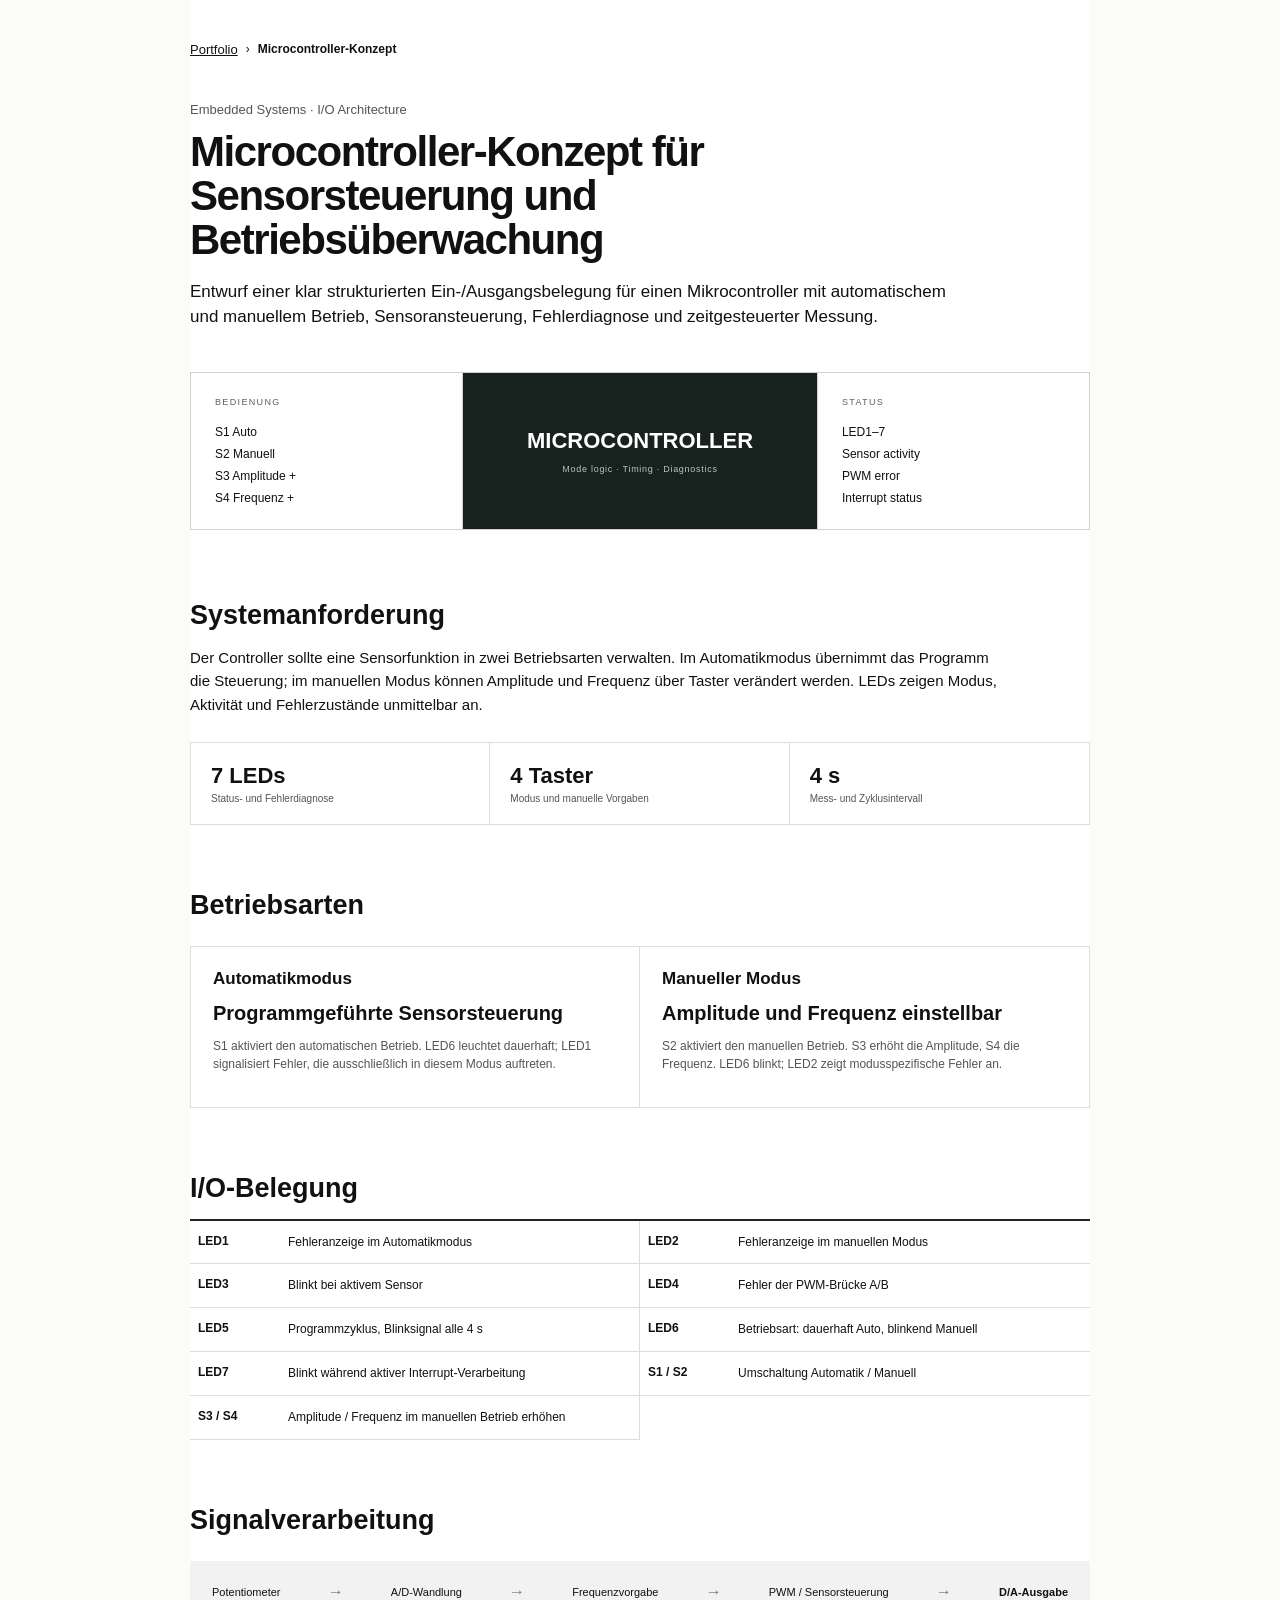
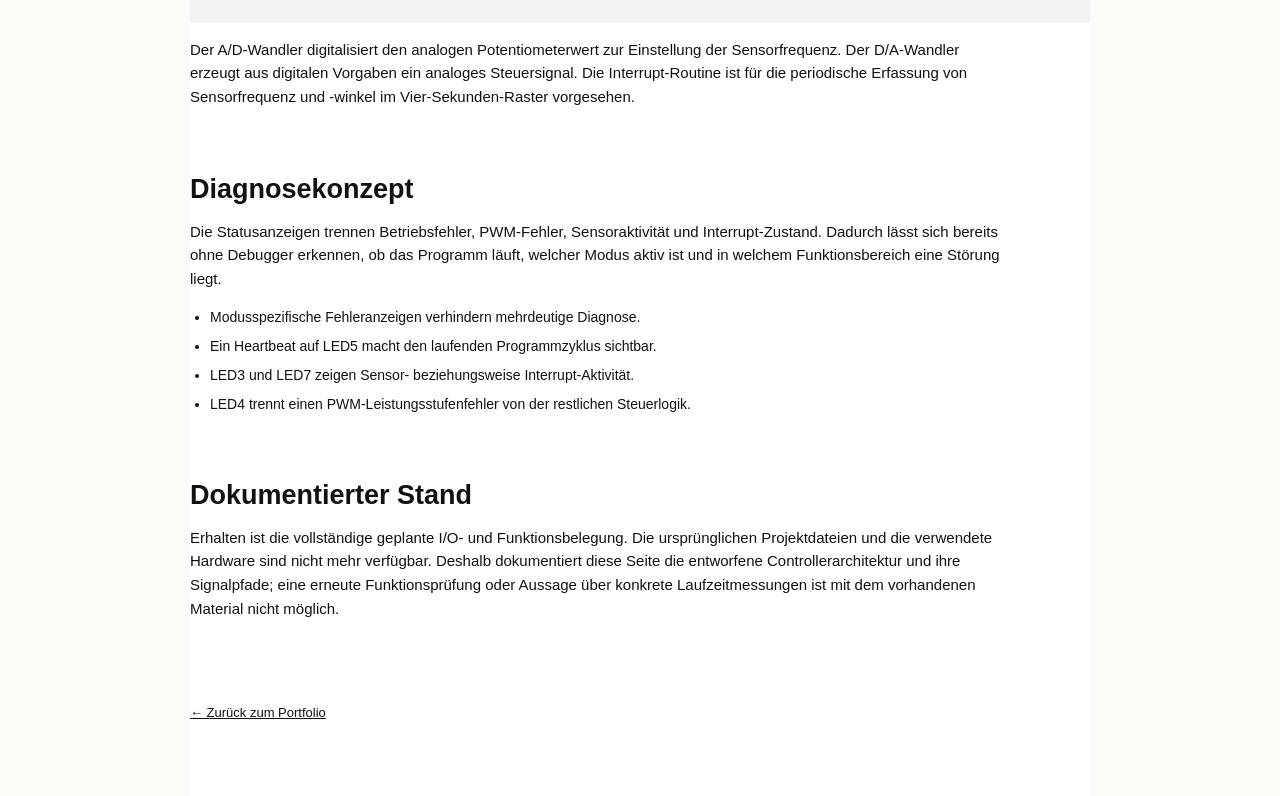
<file: microcontroller-io.html>
<!DOCTYPE html><html lang="de"><head><meta charSet="utf-8"/><meta name="viewport" content="width=device-width, initial-scale=1"/><link rel="stylesheet" href="/globals.css" data-rsc-css-href="/globals.css" data-precedence="vite-rsc/importer-resources"/><title>Mahmoud Boukhari | Test &amp; Validation Engineer | Mechatronics Portfolio</title><meta name="description" content="Engineering portfolio of Mahmoud Boukhari, B.Eng. Mechanical Engineering with focus on Test &amp; Validation, Mechatronics, System Integration, dSPACE, MATLAB/Simulink and measurement technology."/><meta property="og:title" content="Mahmoud Boukhari | Test &amp; Validation Engineer"/><meta property="og:description" content="B.Eng. Mechanical Engineering — Mechatronics, System Integration, dSPACE, MATLAB/Simulink and measurement technology."/><meta property="og:url" content="https://mahmoudboukhari.github.io"/><meta property="og:site_name" content="Mahmoud Boukhari — Engineering Portfolio"/><meta property="og:type" content="website"/><meta name="twitter:card" content="summary"/><meta name="twitter:title" content="Mahmoud Boukhari | Test &amp; Validation Engineer"/><meta name="twitter:description" content="B.Eng. Mechanical Engineering — Mechatronics, System Integration, dSPACE, MATLAB/Simulink and measurement technology."/>
</head><body><main class="projectDetail"><nav class="detailBreadcrumb"><a href="/">Portfolio</a><span>›</span><b>Microcontroller-Konzept</b></nav><article><header class="detailHeader"><p>Embedded Systems · I/O Architecture</p><h1>Microcontroller-Konzept für Sensorsteuerung und Betriebsüberwachung</h1><p>Entwurf einer klar strukturierten Ein-/Ausgangsbelegung für einen Mikrocontroller mit automatischem und manuellem Betrieb, Sensoransteuerung, Fehlerdiagnose und zeitgesteuerter Messung.</p></header><div class="microArchitecture" aria-label="Architekturübersicht des Microcontroller-Konzepts"><div><small>BEDIENUNG</small><span>S1 Auto</span><span>S2 Manuell</span><span>S3 Amplitude +</span><span>S4 Frequenz +</span></div><b>MICROCONTROLLER<em>Mode logic · Timing · Diagnostics</em></b><div><small>STATUS</small><span>LED1–7</span><span>Sensor activity</span><span>PWM error</span><span>Interrupt status</span></div></div><section><h2>Systemanforderung</h2><p>Der Controller sollte eine Sensorfunktion in zwei Betriebsarten verwalten. Im Automatikmodus übernimmt das Programm die Steuerung; im manuellen Modus können Amplitude und Frequenz über Taster verändert werden. LEDs zeigen Modus, Aktivität und Fehlerzustände unmittelbar an.</p><div class="detailFacts"><div><b>7 LEDs</b><span>Status- und Fehlerdiagnose</span></div><div><b>4 Taster</b><span>Modus und manuelle Vorgaben</span></div><div><b>4 s</b><span>Mess- und Zyklusintervall</span></div></div></section><section><h2>Betriebsarten</h2><div class="resultComparison"><article><h3>Automatikmodus</h3><strong>Programmgeführte Sensorsteuerung</strong><p>S1 aktiviert den automatischen Betrieb. LED6 leuchtet dauerhaft; LED1 signalisiert Fehler, die ausschließlich in diesem Modus auftreten.</p></article><article><h3>Manueller Modus</h3><strong>Amplitude und Frequenz einstellbar</strong><p>S2 aktiviert den manuellen Betrieb. S3 erhöht die Amplitude, S4 die Frequenz. LED6 blinkt; LED2 zeigt modusspezifische Fehler an.</p></article></div></section><section><h2>I/O-Belegung</h2><div class="ioTable"><div><b>LED1</b><span>Fehleranzeige im Automatikmodus</span></div><div><b>LED2</b><span>Fehleranzeige im manuellen Modus</span></div><div><b>LED3</b><span>Blinkt bei aktivem Sensor</span></div><div><b>LED4</b><span>Fehler der PWM-Brücke A/B</span></div><div><b>LED5</b><span>Programmzyklus, Blinksignal alle 4 s</span></div><div><b>LED6</b><span>Betriebsart: dauerhaft Auto, blinkend Manuell</span></div><div><b>LED7</b><span>Blinkt während aktiver Interrupt-Verarbeitung</span></div><div><b>S1 / S2</b><span>Umschaltung Automatik / Manuell</span></div><div><b>S3 / S4</b><span>Amplitude / Frequenz im manuellen Betrieb erhöhen</span></div></div></section><section><h2>Signalverarbeitung</h2><div class="simpleFlow"><span>Potentiometer</span><i>→</i><span>A/D-Wandlung</span><i>→</i><span>Frequenzvorgabe</span><i>→</i><span>PWM / Sensorsteuerung</span><i>→</i><b>D/A-Ausgabe</b></div><p>Der A/D-Wandler digitalisiert den analogen Potentiometerwert zur Einstellung der Sensorfrequenz. Der D/A-Wandler erzeugt aus digitalen Vorgaben ein analoges Steuersignal. Die Interrupt-Routine ist für die periodische Erfassung von Sensorfrequenz und -winkel im Vier-Sekunden-Raster vorgesehen.</p></section><section><h2>Diagnosekonzept</h2><p>Die Statusanzeigen trennen Betriebsfehler, PWM-Fehler, Sensoraktivität und Interrupt-Zustand. Dadurch lässt sich bereits ohne Debugger erkennen, ob das Programm läuft, welcher Modus aktiv ist und in welchem Funktionsbereich eine Störung liegt.</p><ul><li>Modusspezifische Fehleranzeigen verhindern mehrdeutige Diagnose.</li><li>Ein Heartbeat auf LED5 macht den laufenden Programmzyklus sichtbar.</li><li>LED3 und LED7 zeigen Sensor- beziehungsweise Interrupt-Aktivität.</li><li>LED4 trennt einen PWM-Leistungsstufenfehler von der restlichen Steuerlogik.</li></ul></section><section><h2>Dokumentierter Stand</h2><p>Erhalten ist die vollständige geplante I/O- und Funktionsbelegung. Die ursprünglichen Projektdateien und die verwendete Hardware sind nicht mehr verfügbar. Deshalb dokumentiert diese Seite die entworfene Controllerarchitektur und ihre Signalpfade; eine erneute Funktionsprüfung oder Aussage über konkrete Laufzeitmessungen ist mit dem vorhandenen Material nicht möglich.</p></section><a href="/" class="backLink">← Zurück zum Portfolio</a></article></main></body></html>
</file>
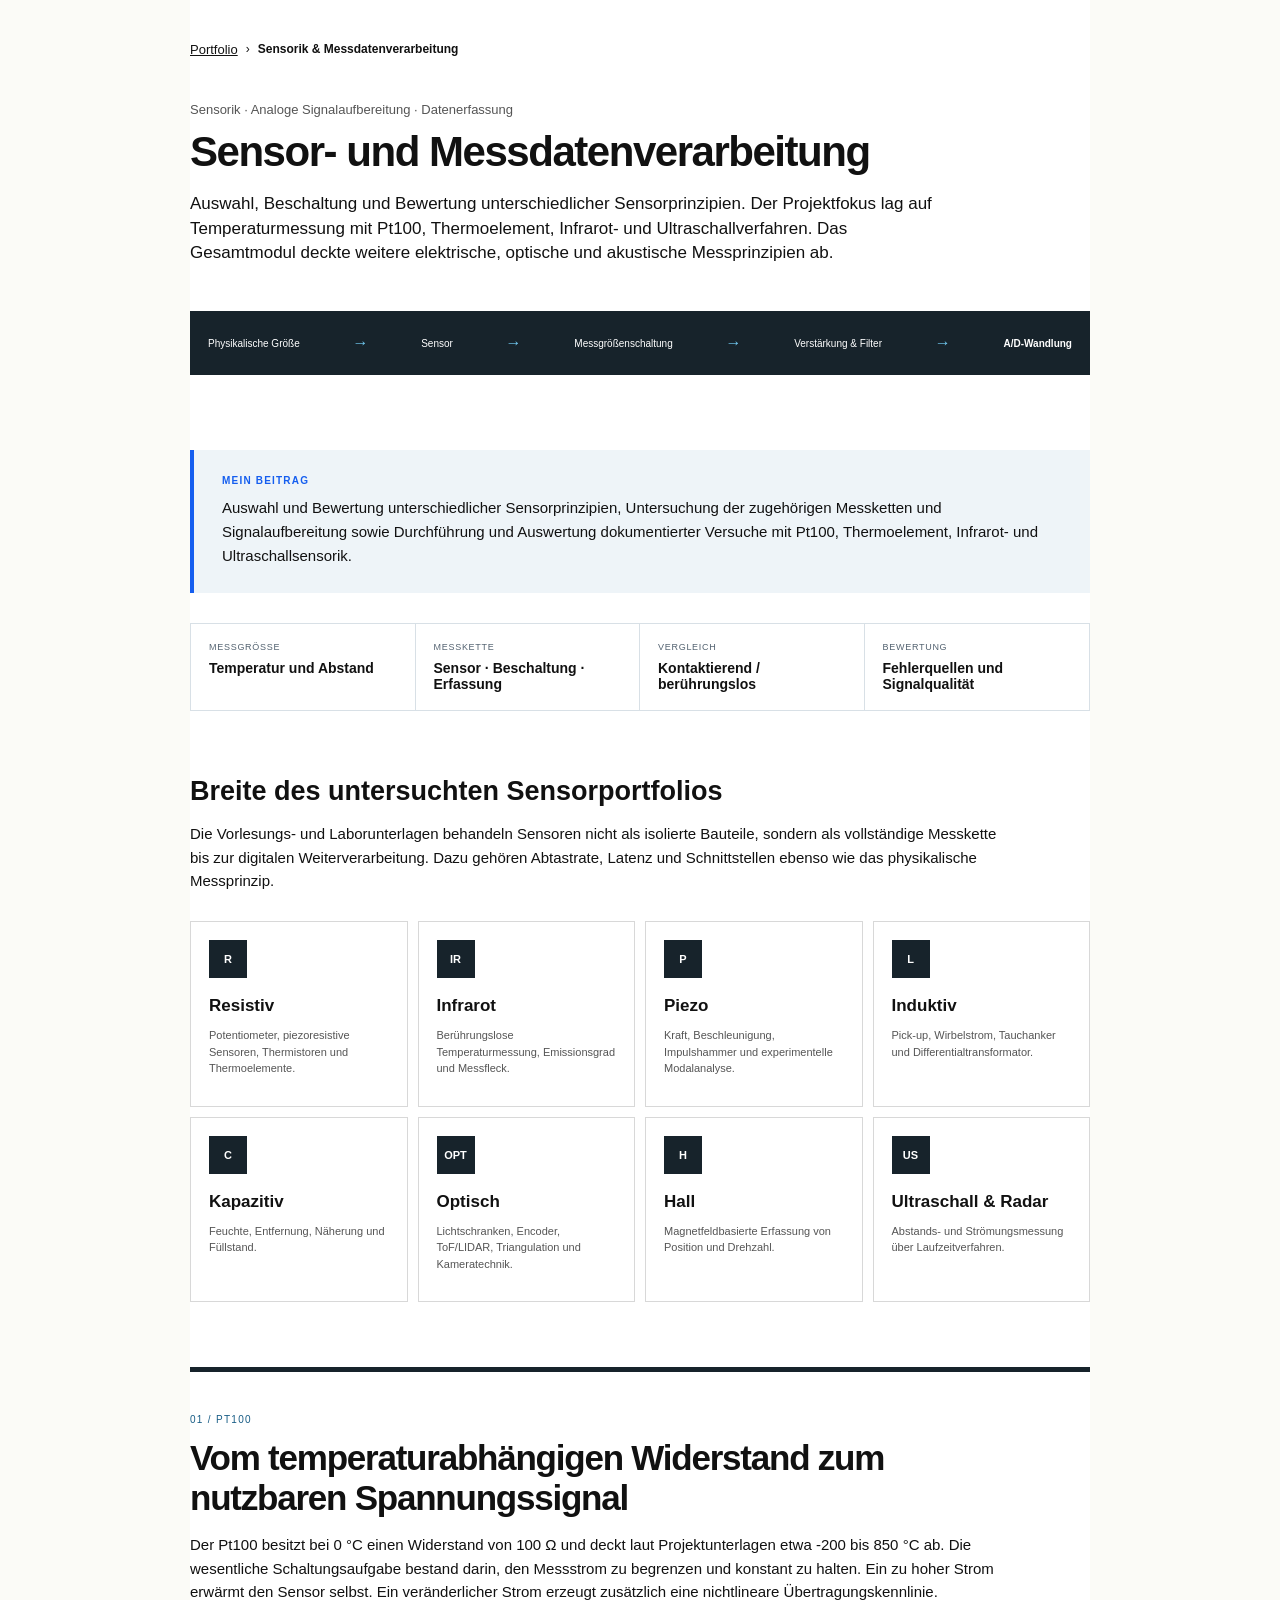
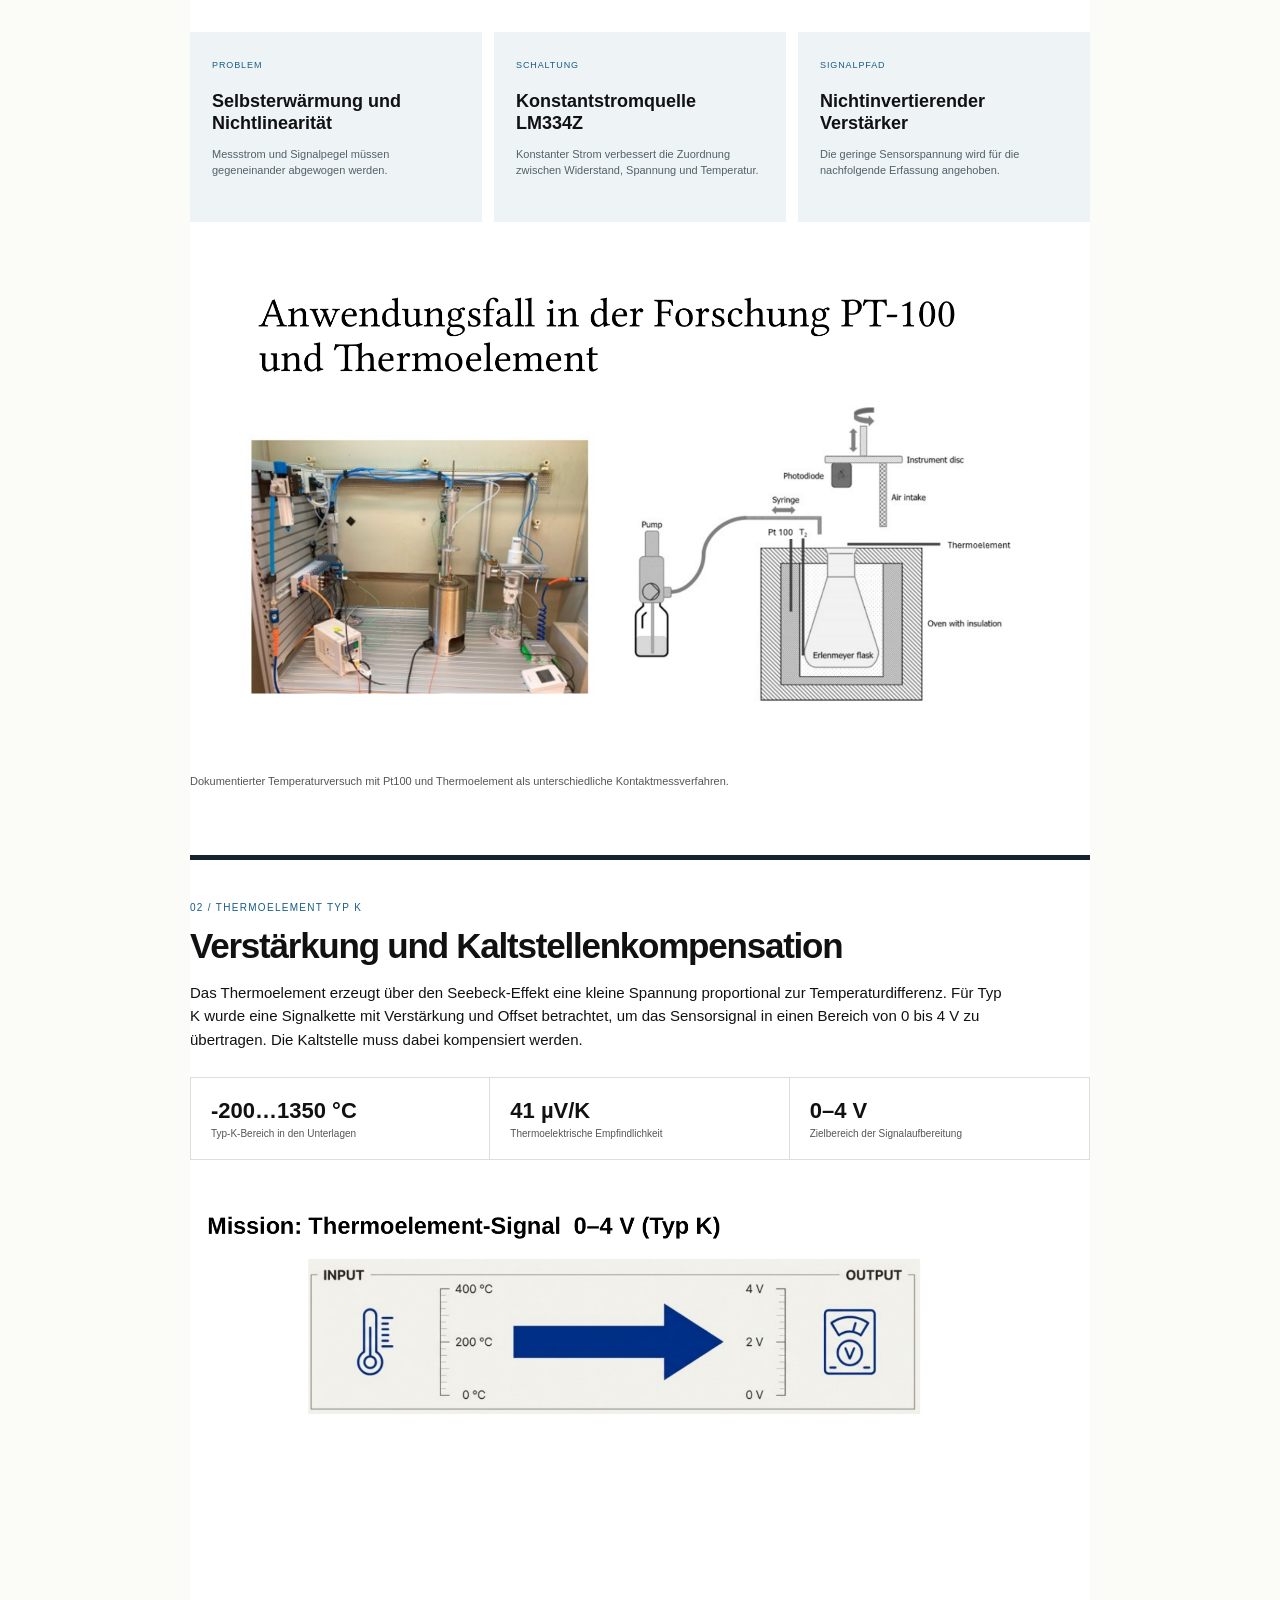
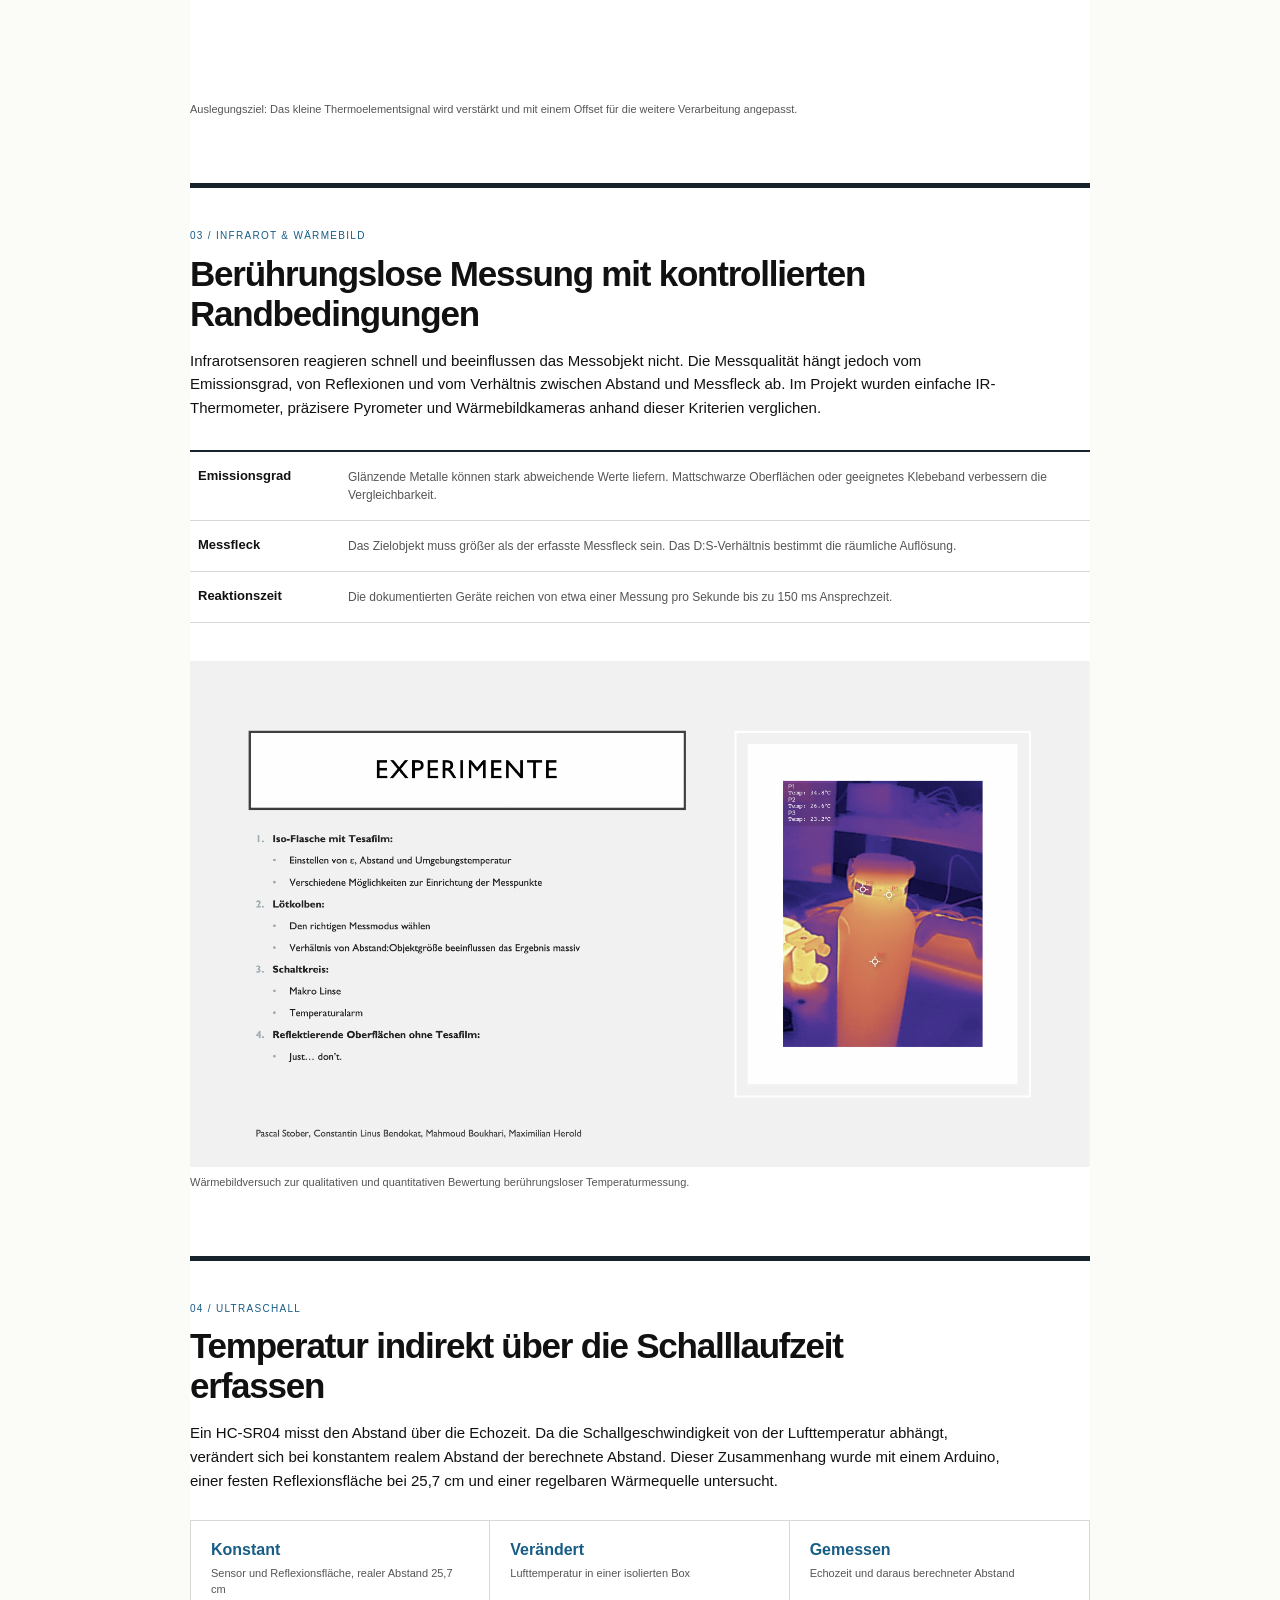
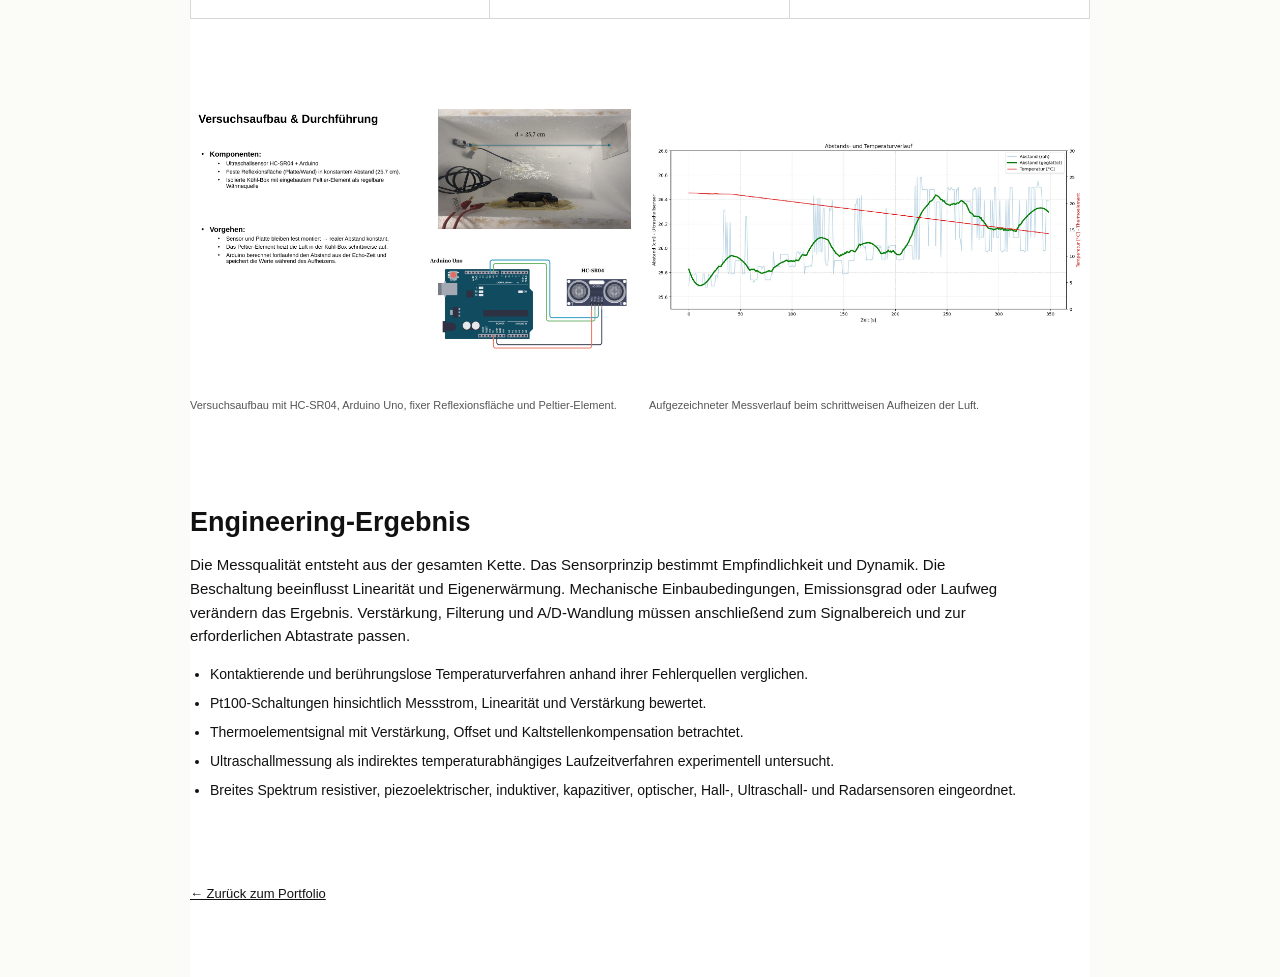
<file: sensor-data-processing.html>
<!DOCTYPE html><html lang="de"><head><meta charSet="utf-8"/><meta name="viewport" content="width=device-width, initial-scale=1"/><link rel="preload" href="/sensor-pt100-testbench.png" as="image"/><link rel="preload" href="/sensor-thermocouple-signal.png" as="image"/><link rel="preload" href="/sensor-thermal-camera-experiment.png" as="image"/><link rel="preload" href="/sensor-ultrasonic-setup.png" as="image"/><link rel="preload" href="/sensor-ultrasonic-result.png" as="image"/><link rel="stylesheet" href="/globals.css" data-rsc-css-href="/globals.css" data-precedence="vite-rsc/importer-resources"/><title>Mahmoud Boukhari | Test &amp; Validation Engineer | Mechatronics Portfolio</title><meta name="description" content="Engineering portfolio of Mahmoud Boukhari, B.Eng. Mechanical Engineering with focus on Test &amp; Validation, Mechatronics, System Integration, dSPACE, MATLAB/Simulink and measurement technology."/><meta property="og:title" content="Mahmoud Boukhari | Test &amp; Validation Engineer"/><meta property="og:description" content="B.Eng. Mechanical Engineering — Mechatronics, System Integration, dSPACE, MATLAB/Simulink and measurement technology."/><meta property="og:url" content="https://mahmoudboukhari.github.io"/><meta property="og:site_name" content="Mahmoud Boukhari — Engineering Portfolio"/><meta property="og:type" content="website"/><meta name="twitter:card" content="summary"/><meta name="twitter:title" content="Mahmoud Boukhari | Test &amp; Validation Engineer"/><meta name="twitter:description" content="B.Eng. Mechanical Engineering — Mechatronics, System Integration, dSPACE, MATLAB/Simulink and measurement technology."/>
</head><body><main class="projectDetail sensorDetail"><nav class="detailBreadcrumb"><a href="/">Portfolio</a><span>›</span><b>Sensorik &amp; Messdatenverarbeitung</b></nav><article><header class="detailHeader"><p>Sensorik · Analoge Signalaufbereitung · Datenerfassung</p><h1>Sensor- und Messdatenverarbeitung</h1><p>Auswahl, Beschaltung und Bewertung unterschiedlicher Sensorprinzipien. Der Projektfokus lag auf Temperaturmessung mit Pt100, Thermoelement, Infrarot- und Ultraschallverfahren. Das Gesamtmodul deckte weitere elektrische, optische und akustische Messprinzipien ab.</p></header><div class="sensorChain"><span>Physikalische Größe</span><i>→</i><span>Sensor</span><i>→</i><span>Messgrößenschaltung</span><i>→</i><span>Verstärkung &amp; Filter</span><i>→</i><b>A/D-Wandlung</b></div><div class="contributionBox"><small>MEIN BEITRAG</small><p>Auswahl und Bewertung unterschiedlicher Sensorprinzipien, Untersuchung der zugehörigen Messketten und Signalaufbereitung sowie Durchführung und Auswertung dokumentierter Versuche mit Pt100, Thermoelement, Infrarot- und Ultraschallsensorik.</p></div><div class="validationChain"><div><small>MESSGRÖSSE</small><strong>Temperatur und Abstand</strong></div><div><small>MESSKETTE</small><strong>Sensor · Beschaltung · Erfassung</strong></div><div><small>VERGLEICH</small><strong>Kontaktierend / berührungslos</strong></div><div><small>BEWERTUNG</small><strong>Fehlerquellen und Signalqualität</strong></div></div><section><h2>Breite des untersuchten Sensorportfolios</h2><p>Die Vorlesungs- und Laborunterlagen behandeln Sensoren nicht als isolierte Bauteile, sondern als vollständige Messkette bis zur digitalen Weiterverarbeitung. Dazu gehören Abtastrate, Latenz und Schnittstellen ebenso wie das physikalische Messprinzip.</p><div class="sensorFamilies"><article><b>R</b><h3>Resistiv</h3><p>Potentiometer, piezoresistive Sensoren, Thermistoren und Thermoelemente.</p></article><article><b>IR</b><h3>Infrarot</h3><p>Berührungslose Temperaturmessung, Emissionsgrad und Messfleck.</p></article><article><b>P</b><h3>Piezo</h3><p>Kraft, Beschleunigung, Impulshammer und experimentelle Modalanalyse.</p></article><article><b>L</b><h3>Induktiv</h3><p>Pick-up, Wirbelstrom, Tauchanker und Differentialtransformator.</p></article><article><b>C</b><h3>Kapazitiv</h3><p>Feuchte, Entfernung, Näherung und Füllstand.</p></article><article><b>OPT</b><h3>Optisch</h3><p>Lichtschranken, Encoder, ToF/LIDAR, Triangulation und Kameratechnik.</p></article><article><b>H</b><h3>Hall</h3><p>Magnetfeldbasierte Erfassung von Position und Drehzahl.</p></article><article><b>US</b><h3>Ultraschall &amp; Radar</h3><p>Abstands- und Strömungsmessung über Laufzeitverfahren.</p></article></div></section><section class="sensorCase"><p class="sensorIndex">01 / PT100</p><h2>Vom temperaturabhängigen Widerstand zum nutzbaren Spannungssignal</h2><p>Der Pt100 besitzt bei 0 °C einen Widerstand von 100 Ω und deckt laut Projektunterlagen etwa -200 bis 850 °C ab. Die wesentliche Schaltungsaufgabe bestand darin, den Messstrom zu begrenzen und konstant zu halten. Ein zu hoher Strom erwärmt den Sensor selbst. Ein veränderlicher Strom erzeugt zusätzlich eine nichtlineare Übertragungskennlinie.</p><div class="sensorDecision"><article><small>PROBLEM</small><b>Selbsterwärmung und Nichtlinearität</b><p>Messstrom und Signalpegel müssen gegeneinander abgewogen werden.</p></article><article><small>SCHALTUNG</small><b>Konstantstromquelle LM334Z</b><p>Konstanter Strom verbessert die Zuordnung zwischen Widerstand, Spannung und Temperatur.</p></article><article><small>SIGNALPFAD</small><b>Nichtinvertierender Verstärker</b><p>Die geringe Sensorspannung wird für die nachfolgende Erfassung angehoben.</p></article></div><figure class="detailFigure wide"><img src="/sensor-pt100-testbench.png" alt="Versuchsaufbau für Pt100 und Thermoelement"/><figcaption>Dokumentierter Temperaturversuch mit Pt100 und Thermoelement als unterschiedliche Kontaktmessverfahren.</figcaption></figure></section><section class="sensorCase"><p class="sensorIndex">02 / THERMOELEMENT TYP K</p><h2>Verstärkung und Kaltstellenkompensation</h2><p>Das Thermoelement erzeugt über den Seebeck-Effekt eine kleine Spannung proportional zur Temperaturdifferenz. Für Typ K wurde eine Signalkette mit Verstärkung und Offset betrachtet, um das Sensorsignal in einen Bereich von 0 bis 4 V zu übertragen. Die Kaltstelle muss dabei kompensiert werden.</p><div class="detailFacts"><div><b>-200…1350 °C</b><span>Typ-K-Bereich in den Unterlagen</span></div><div><b>41 µV/K</b><span>Thermoelektrische Empfindlichkeit</span></div><div><b>0–4 V</b><span>Zielbereich der Signalaufbereitung</span></div></div><figure class="detailFigure "><img src="/sensor-thermocouple-signal.png" alt="Signalaufgabe für ein Typ-K-Thermoelement"/><figcaption>Auslegungsziel: Das kleine Thermoelementsignal wird verstärkt und mit einem Offset für die weitere Verarbeitung angepasst.</figcaption></figure></section><section class="sensorCase"><p class="sensorIndex">03 / INFRAROT &amp; WÄRMEBILD</p><h2>Berührungslose Messung mit kontrollierten Randbedingungen</h2><p>Infrarotsensoren reagieren schnell und beeinflussen das Messobjekt nicht. Die Messqualität hängt jedoch vom Emissionsgrad, von Reflexionen und vom Verhältnis zwischen Abstand und Messfleck ab. Im Projekt wurden einfache IR-Thermometer, präzisere Pyrometer und Wärmebildkameras anhand dieser Kriterien verglichen.</p><div class="sensorCompare"><div><b>Emissionsgrad</b><span>Glänzende Metalle können stark abweichende Werte liefern. Mattschwarze Oberflächen oder geeignetes Klebeband verbessern die Vergleichbarkeit.</span></div><div><b>Messfleck</b><span>Das Zielobjekt muss größer als der erfasste Messfleck sein. Das D:S-Verhältnis bestimmt die räumliche Auflösung.</span></div><div><b>Reaktionszeit</b><span>Die dokumentierten Geräte reichen von etwa einer Messung pro Sekunde bis zu 150 ms Ansprechzeit.</span></div></div><figure class="detailFigure wide"><img src="/sensor-thermal-camera-experiment.png" alt="Experiment mit einer Wärmebildkamera"/><figcaption>Wärmebildversuch zur qualitativen und quantitativen Bewertung berührungsloser Temperaturmessung.</figcaption></figure></section><section class="sensorCase"><p class="sensorIndex">04 / ULTRASCHALL</p><h2>Temperatur indirekt über die Schalllaufzeit erfassen</h2><p>Ein HC-SR04 misst den Abstand über die Echozeit. Da die Schallgeschwindigkeit von der Lufttemperatur abhängt, verändert sich bei konstantem realem Abstand der berechnete Abstand. Dieser Zusammenhang wurde mit einem Arduino, einer festen Reflexionsfläche bei 25,7 cm und einer regelbaren Wärmequelle untersucht.</p><div class="sensorExperiment"><div><b>Konstant</b><span>Sensor und Reflexionsfläche, realer Abstand 25,7 cm</span></div><div><b>Verändert</b><span>Lufttemperatur in einer isolierten Box</span></div><div><b>Gemessen</b><span>Echozeit und daraus berechneter Abstand</span></div></div><div class="figurePair"><figure class="detailFigure "><img src="/sensor-ultrasonic-setup.png" alt="Ultraschallversuch mit Arduino und beheizter Box"/><figcaption>Versuchsaufbau mit HC-SR04, Arduino Uno, fixer Reflexionsfläche und Peltier-Element.</figcaption></figure><figure class="detailFigure "><img src="/sensor-ultrasonic-result.png" alt="Messverlauf des Ultraschall-Temperaturversuchs"/><figcaption>Aufgezeichneter Messverlauf beim schrittweisen Aufheizen der Luft.</figcaption></figure></div></section><section><h2>Engineering-Ergebnis</h2><p>Die Messqualität entsteht aus der gesamten Kette. Das Sensorprinzip bestimmt Empfindlichkeit und Dynamik. Die Beschaltung beeinflusst Linearität und Eigenerwärmung. Mechanische Einbaubedingungen, Emissionsgrad oder Laufweg verändern das Ergebnis. Verstärkung, Filterung und A/D-Wandlung müssen anschließend zum Signalbereich und zur erforderlichen Abtastrate passen.</p><ul><li>Kontaktierende und berührungslose Temperaturverfahren anhand ihrer Fehlerquellen verglichen.</li><li>Pt100-Schaltungen hinsichtlich Messstrom, Linearität und Verstärkung bewertet.</li><li>Thermoelementsignal mit Verstärkung, Offset und Kaltstellenkompensation betrachtet.</li><li>Ultraschallmessung als indirektes temperaturabhängiges Laufzeitverfahren experimentell untersucht.</li><li>Breites Spektrum resistiver, piezoelektrischer, induktiver, kapazitiver, optischer, Hall-, Ultraschall- und Radarsensoren eingeordnet.</li></ul></section><a href="/" class="backLink">← Zurück zum Portfolio</a></article></main></body></html>
</file>
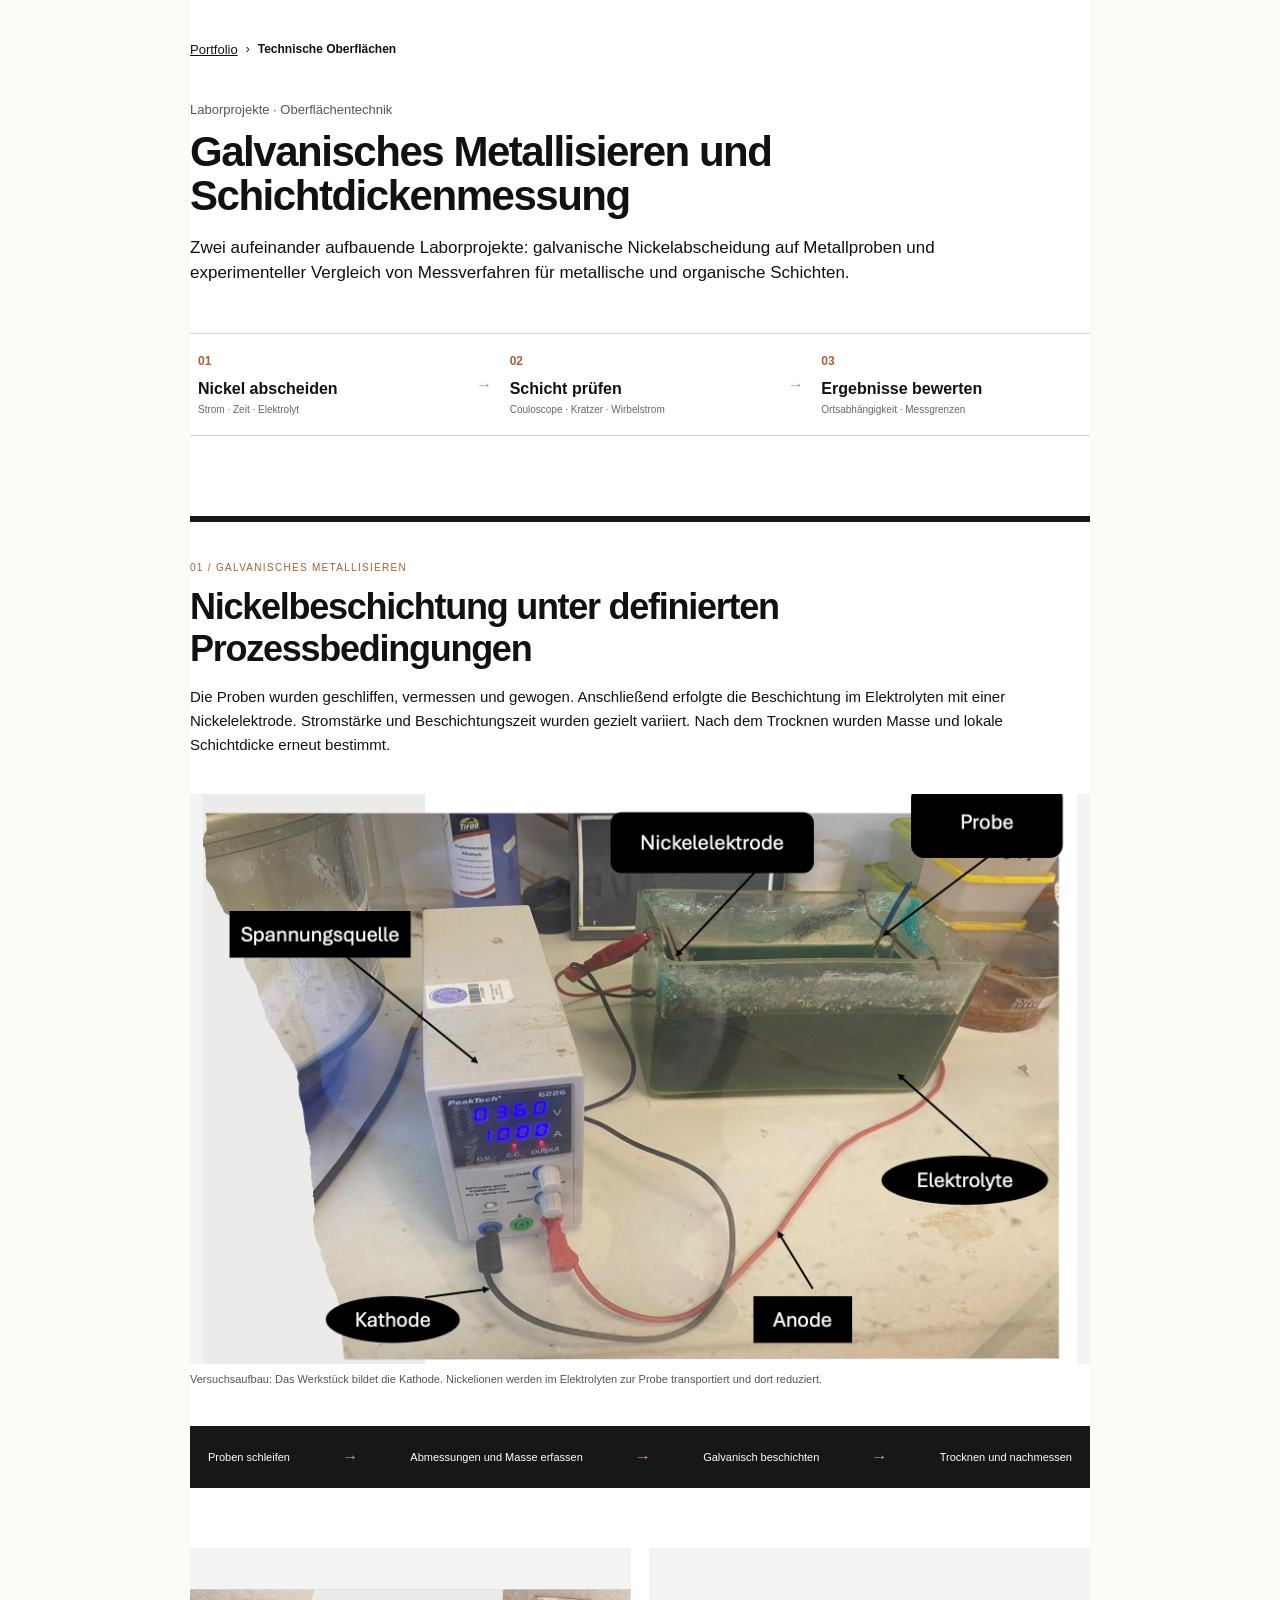
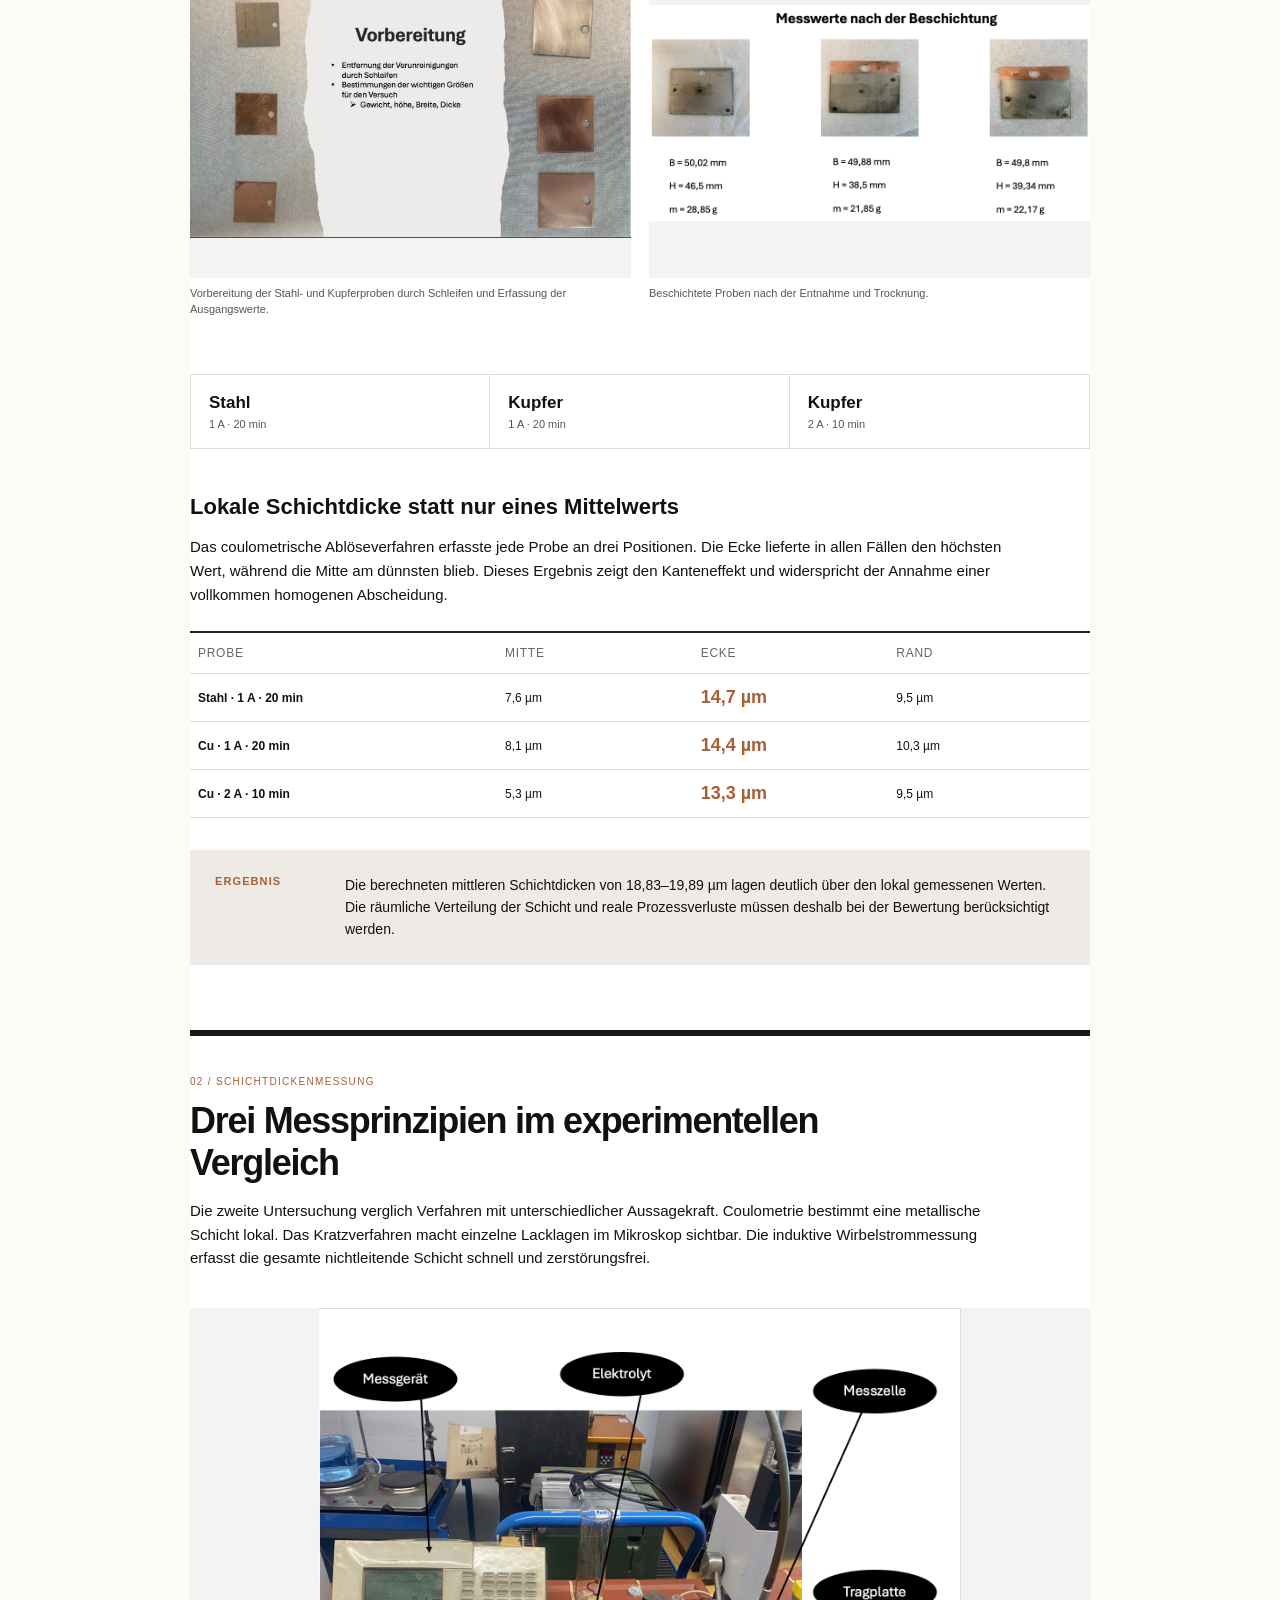
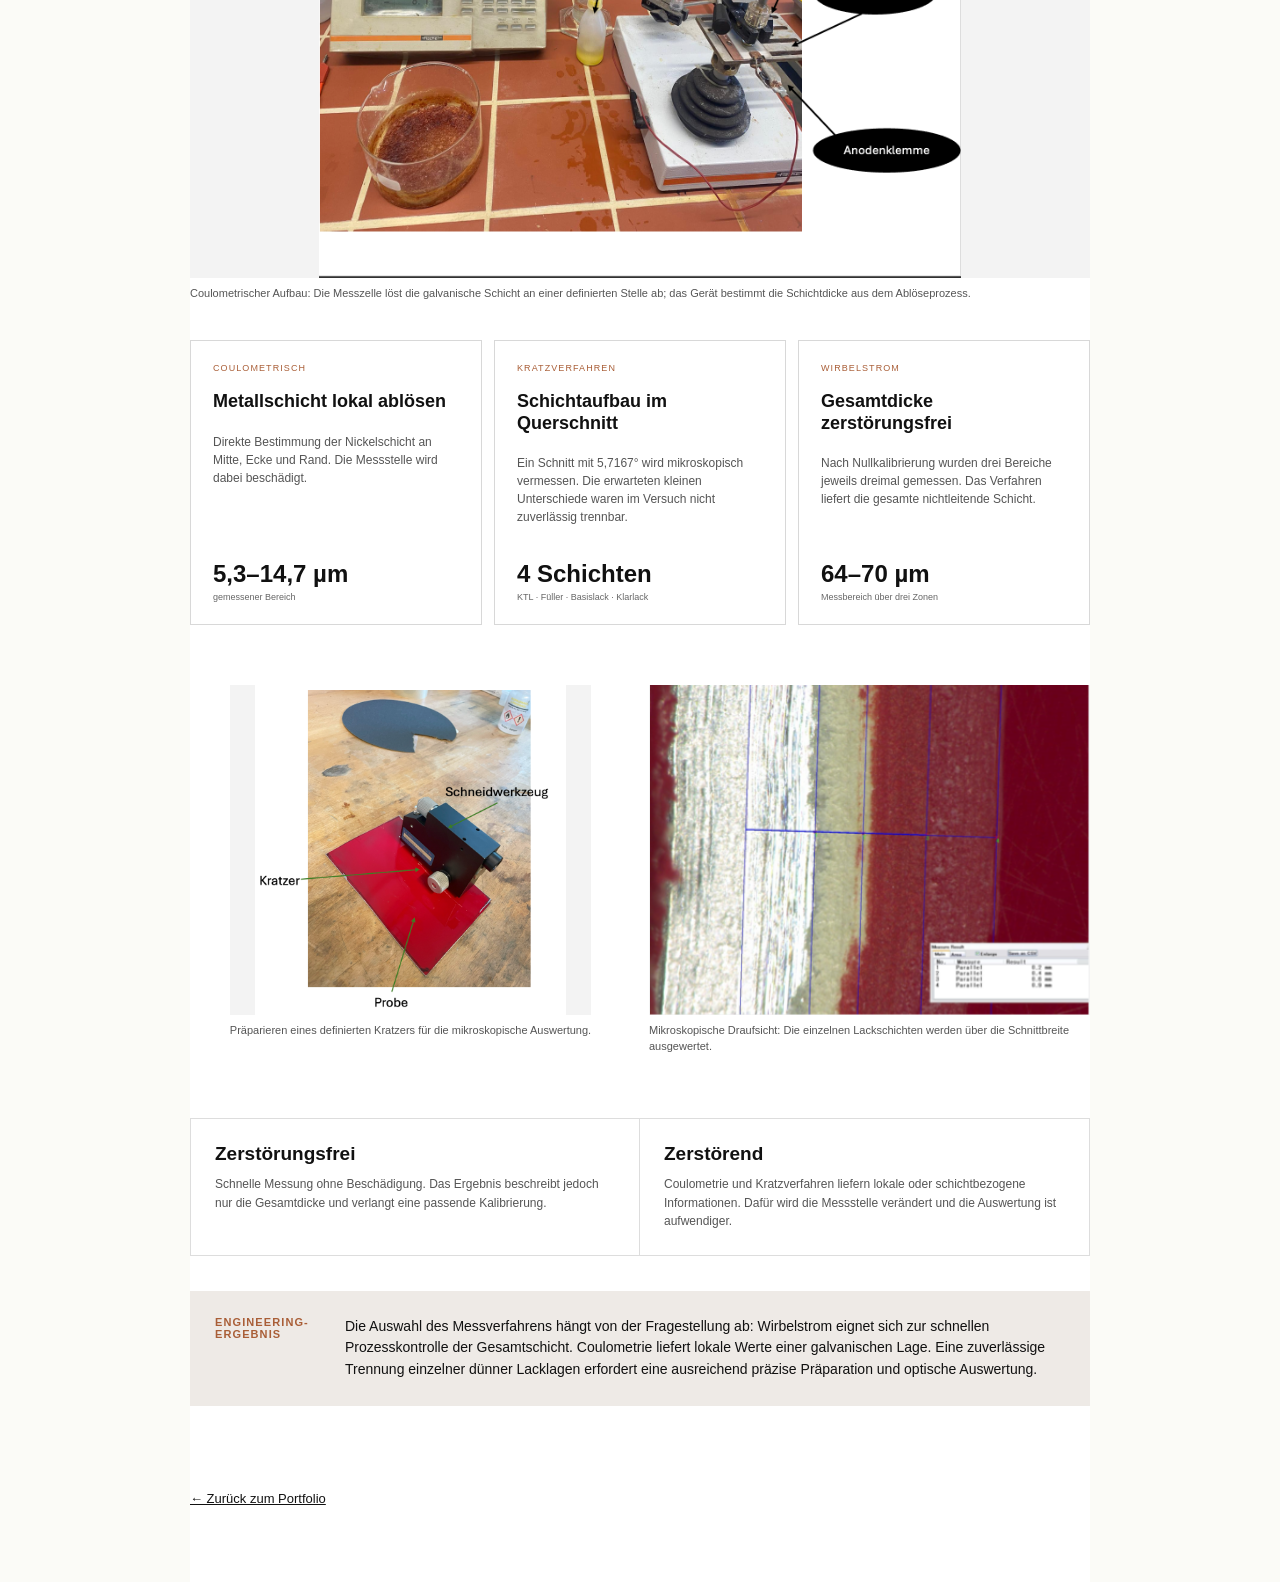
<file: surface-engineering.html>
<!DOCTYPE html><html lang="de"><head><meta charSet="utf-8"/><meta name="viewport" content="width=device-width, initial-scale=1"/><link rel="preload" href="/surface-electroplating-setup.png" as="image"/><link rel="preload" href="/surface-samples-preparation.png" as="image"/><link rel="preload" href="/surface-coated-samples.png" as="image"/><link rel="preload" href="/surface-couloscope-setup.png" as="image"/><link rel="preload" href="/surface-scratch-tool.png" as="image"/><link rel="preload" href="/surface-cross-section.png" as="image"/><link rel="stylesheet" href="/globals.css" data-rsc-css-href="/globals.css" data-precedence="vite-rsc/importer-resources"/><title>Mahmoud Boukhari | Test &amp; Validation Engineer | Mechatronics Portfolio</title><meta name="description" content="Engineering portfolio of Mahmoud Boukhari, B.Eng. Mechanical Engineering with focus on Test &amp; Validation, Mechatronics, System Integration, dSPACE, MATLAB/Simulink and measurement technology."/><meta property="og:title" content="Mahmoud Boukhari | Test &amp; Validation Engineer"/><meta property="og:description" content="B.Eng. Mechanical Engineering — Mechatronics, System Integration, dSPACE, MATLAB/Simulink and measurement technology."/><meta property="og:url" content="https://mahmoudboukhari.github.io"/><meta property="og:site_name" content="Mahmoud Boukhari — Engineering Portfolio"/><meta property="og:type" content="website"/><meta name="twitter:card" content="summary"/><meta name="twitter:title" content="Mahmoud Boukhari | Test &amp; Validation Engineer"/><meta name="twitter:description" content="B.Eng. Mechanical Engineering — Mechatronics, System Integration, dSPACE, MATLAB/Simulink and measurement technology."/>
</head><body><main class="projectDetail surfaceDetail"><nav class="detailBreadcrumb"><a href="/">Portfolio</a><span>›</span><b>Technische Oberflächen</b></nav><article><header class="detailHeader"><p>Laborprojekte · Oberflächentechnik</p><h1>Galvanisches Metallisieren und Schichtdickenmessung</h1><p>Zwei aufeinander aufbauende Laborprojekte: galvanische Nickelabscheidung auf Metallproben und experimenteller Vergleich von Messverfahren für metallische und organische Schichten.</p></header><div class="surfaceOverview"><div><b>01</b><span>Nickel abscheiden</span><small>Strom · Zeit · Elektrolyt</small></div><i>→</i><div><b>02</b><span>Schicht prüfen</span><small>Couloscope · Kratzer · Wirbelstrom</small></div><i>→</i><div><b>03</b><span>Ergebnisse bewerten</span><small>Ortsabhängigkeit · Messgrenzen</small></div></div><section class="surfaceChapter"><p class="surfaceIndex">01 / GALVANISCHES METALLISIEREN</p><h2>Nickelbeschichtung unter definierten Prozessbedingungen</h2><p>Die Proben wurden geschliffen, vermessen und gewogen. Anschließend erfolgte die Beschichtung im Elektrolyten mit einer Nickelelektrode. Stromstärke und Beschichtungszeit wurden gezielt variiert. Nach dem Trocknen wurden Masse und lokale Schichtdicke erneut bestimmt.</p><figure class="detailFigure wide"><img src="/surface-electroplating-setup.png" alt="Galvanischer Versuchsaufbau mit Spannungsquelle, Elektrolyt, Elektrode und Probe"/><figcaption>Versuchsaufbau: Das Werkstück bildet die Kathode. Nickelionen werden im Elektrolyten zur Probe transportiert und dort reduziert.</figcaption></figure><div class="surfaceProcess"><span>Proben schleifen</span><i>→</i><span>Abmessungen und Masse erfassen</span><i>→</i><span>Galvanisch beschichten</span><i>→</i><span>Trocknen und nachmessen</span></div><div class="figurePair"><figure class="detailFigure "><img src="/surface-samples-preparation.png" alt="Metallproben vor und nach der Oberflächenvorbereitung"/><figcaption>Vorbereitung der Stahl- und Kupferproben durch Schleifen und Erfassung der Ausgangswerte.</figcaption></figure><figure class="detailFigure "><img src="/surface-coated-samples.png" alt="Drei Metallproben nach der Nickelbeschichtung"/><figcaption>Beschichtete Proben nach der Entnahme und Trocknung.</figcaption></figure></div><div class="surfaceTestMatrix"><div><b>Stahl</b><span>1 A · 20 min</span></div><div><b>Kupfer</b><span>1 A · 20 min</span></div><div><b>Kupfer</b><span>2 A · 10 min</span></div></div><h3>Lokale Schichtdicke statt nur eines Mittelwerts</h3><p>Das coulometrische Ablöseverfahren erfasste jede Probe an drei Positionen. Die Ecke lieferte in allen Fällen den höchsten Wert, während die Mitte am dünnsten blieb. Dieses Ergebnis zeigt den Kanteneffekt und widerspricht der Annahme einer vollkommen homogenen Abscheidung.</p><div class="surfaceMeasurements"><div><span>Probe</span><span>Mitte</span><span>Ecke</span><span>Rand</span></div><div><b>Stahl · 1 A · 20 min</b><span>7,6 µm</span><strong>14,7 µm</strong><span>9,5 µm</span></div><div><b>Cu · 1 A · 20 min</b><span>8,1 µm</span><strong>14,4 µm</strong><span>10,3 µm</span></div><div><b>Cu · 2 A · 10 min</b><span>5,3 µm</span><strong>13,3 µm</strong><span>9,5 µm</span></div></div><div class="surfaceFinding"><b>Ergebnis</b><p>Die berechneten mittleren Schichtdicken von 18,83–19,89 µm lagen deutlich über den lokal gemessenen Werten. Die räumliche Verteilung der Schicht und reale Prozessverluste müssen deshalb bei der Bewertung berücksichtigt werden.</p></div></section><section class="surfaceChapter"><p class="surfaceIndex">02 / SCHICHTDICKENMESSUNG</p><h2>Drei Messprinzipien im experimentellen Vergleich</h2><p>Die zweite Untersuchung verglich Verfahren mit unterschiedlicher Aussagekraft. Coulometrie bestimmt eine metallische Schicht lokal. Das Kratzverfahren macht einzelne Lacklagen im Mikroskop sichtbar. Die induktive Wirbelstrommessung erfasst die gesamte nichtleitende Schicht schnell und zerstörungsfrei.</p><figure class="detailFigure wide"><img src="/surface-couloscope-setup.png" alt="Couloscope Messaufbau mit Messgerät, Zelle, Elektrolyt und Probe"/><figcaption>Coulometrischer Aufbau: Die Messzelle löst die galvanische Schicht an einer definierten Stelle ab; das Gerät bestimmt die Schichtdicke aus dem Ablöseprozess.</figcaption></figure><div class="methodCards"><article><small>COULOMETRISCH</small><h3>Metallschicht lokal ablösen</h3><p>Direkte Bestimmung der Nickelschicht an Mitte, Ecke und Rand. Die Messstelle wird dabei beschädigt.</p><b>5,3–14,7 µm</b><span>gemessener Bereich</span></article><article><small>KRATZVERFAHREN</small><h3>Schichtaufbau im Querschnitt</h3><p>Ein Schnitt mit 5,7167° wird mikroskopisch vermessen. Die erwarteten kleinen Unterschiede waren im Versuch nicht zuverlässig trennbar.</p><b>4 Schichten</b><span>KTL · Füller · Basislack · Klarlack</span></article><article><small>WIRBELSTROM</small><h3>Gesamtdicke zerstörungsfrei</h3><p>Nach Nullkalibrierung wurden drei Bereiche jeweils dreimal gemessen. Das Verfahren liefert die gesamte nichtleitende Schicht.</p><b>64–70 µm</b><span>Messbereich über drei Zonen</span></article></div><div class="figurePair"><figure class="detailFigure "><img src="/surface-scratch-tool.png" alt="Schneidwerkzeug für die zerstörende Schichtdickenmessung"/><figcaption>Präparieren eines definierten Kratzers für die mikroskopische Auswertung.</figcaption></figure><figure class="detailFigure "><img src="/surface-cross-section.png" alt="Mikroskopische Aufnahme eines Schichtquerschnitts"/><figcaption>Mikroskopische Draufsicht: Die einzelnen Lackschichten werden über die Schnittbreite ausgewertet.</figcaption></figure></div><div class="surfaceResultGrid"><article><h3>Zerstörungsfrei</h3><p>Schnelle Messung ohne Beschädigung. Das Ergebnis beschreibt jedoch nur die Gesamtdicke und verlangt eine passende Kalibrierung.</p></article><article><h3>Zerstörend</h3><p>Coulometrie und Kratzverfahren liefern lokale oder schichtbezogene Informationen. Dafür wird die Messstelle verändert und die Auswertung ist aufwendiger.</p></article></div><div class="surfaceFinding"><b>Engineering-Ergebnis</b><p>Die Auswahl des Messverfahrens hängt von der Fragestellung ab: Wirbelstrom eignet sich zur schnellen Prozesskontrolle der Gesamtschicht. Coulometrie liefert lokale Werte einer galvanischen Lage. Eine zuverlässige Trennung einzelner dünner Lacklagen erfordert eine ausreichend präzise Präparation und optische Auswertung.</p></div></section><a href="/" class="backLink">← Zurück zum Portfolio</a></article></main></body></html>
</file>
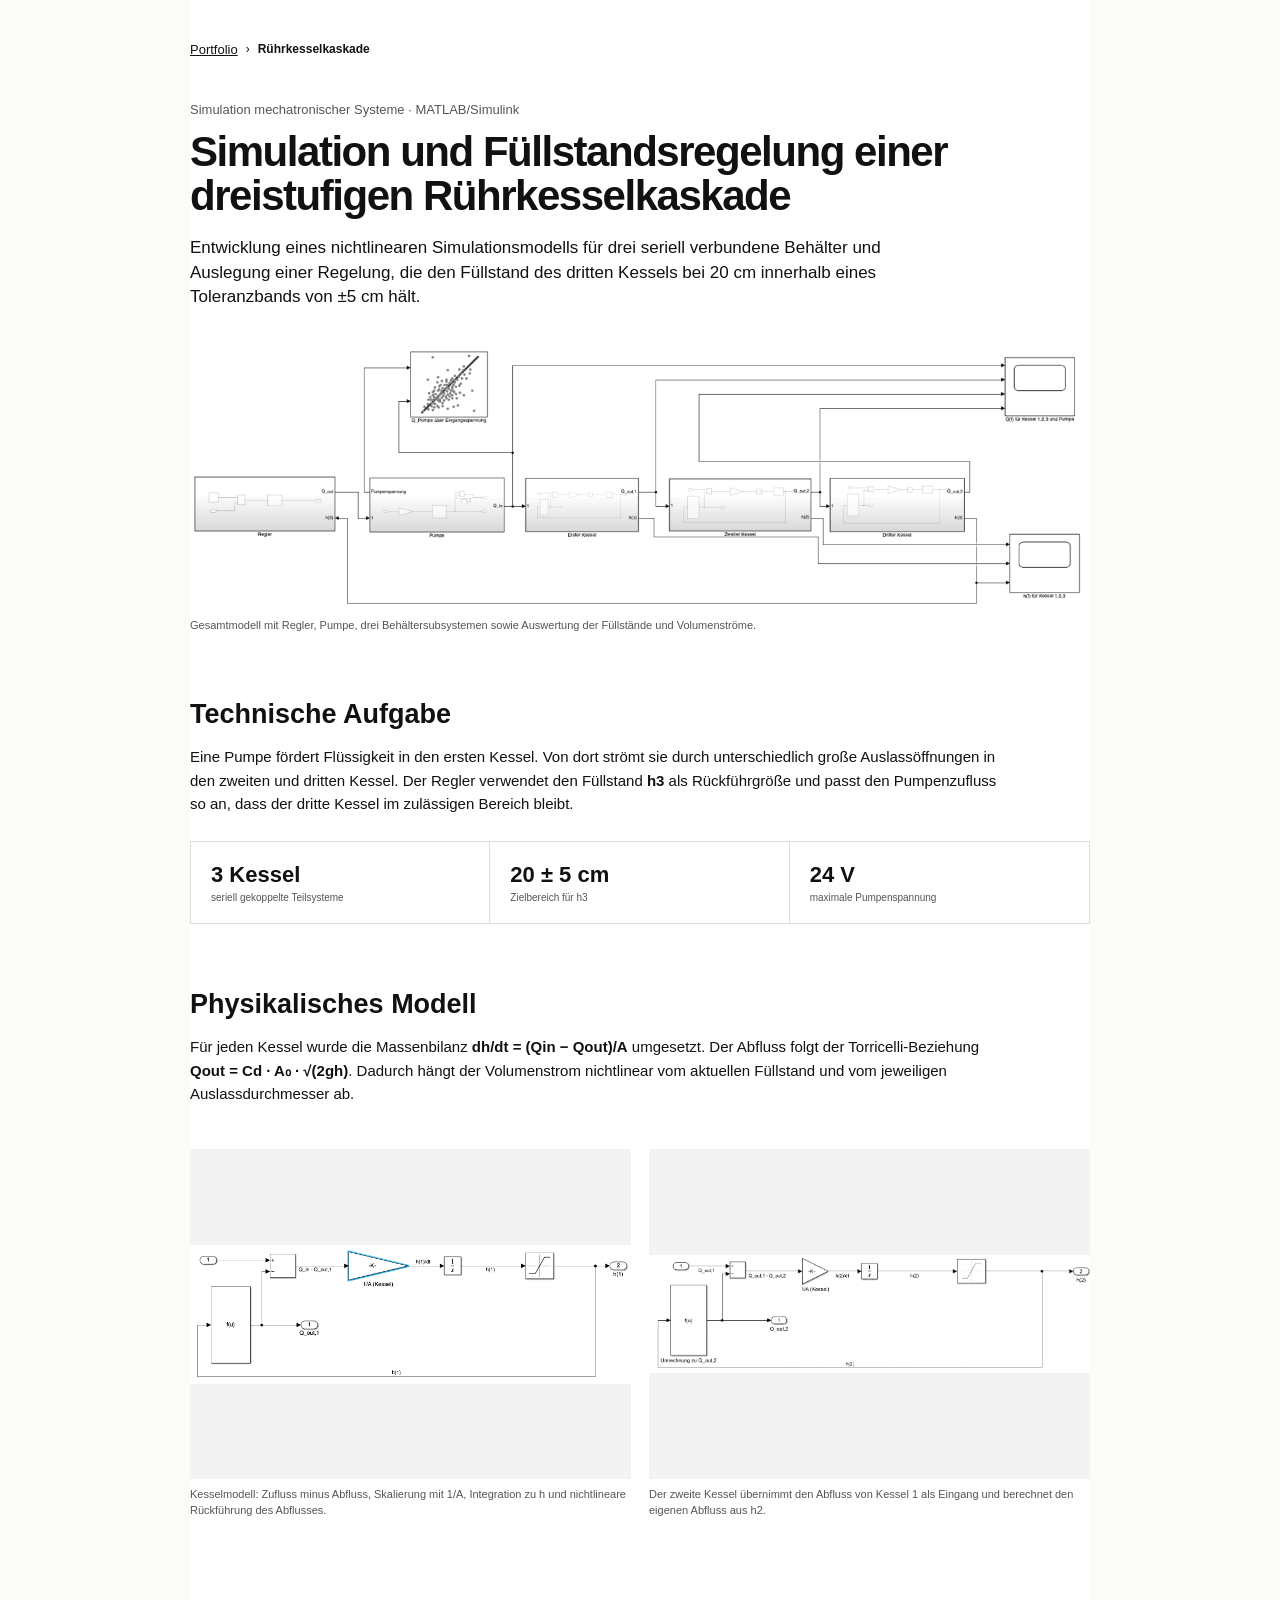
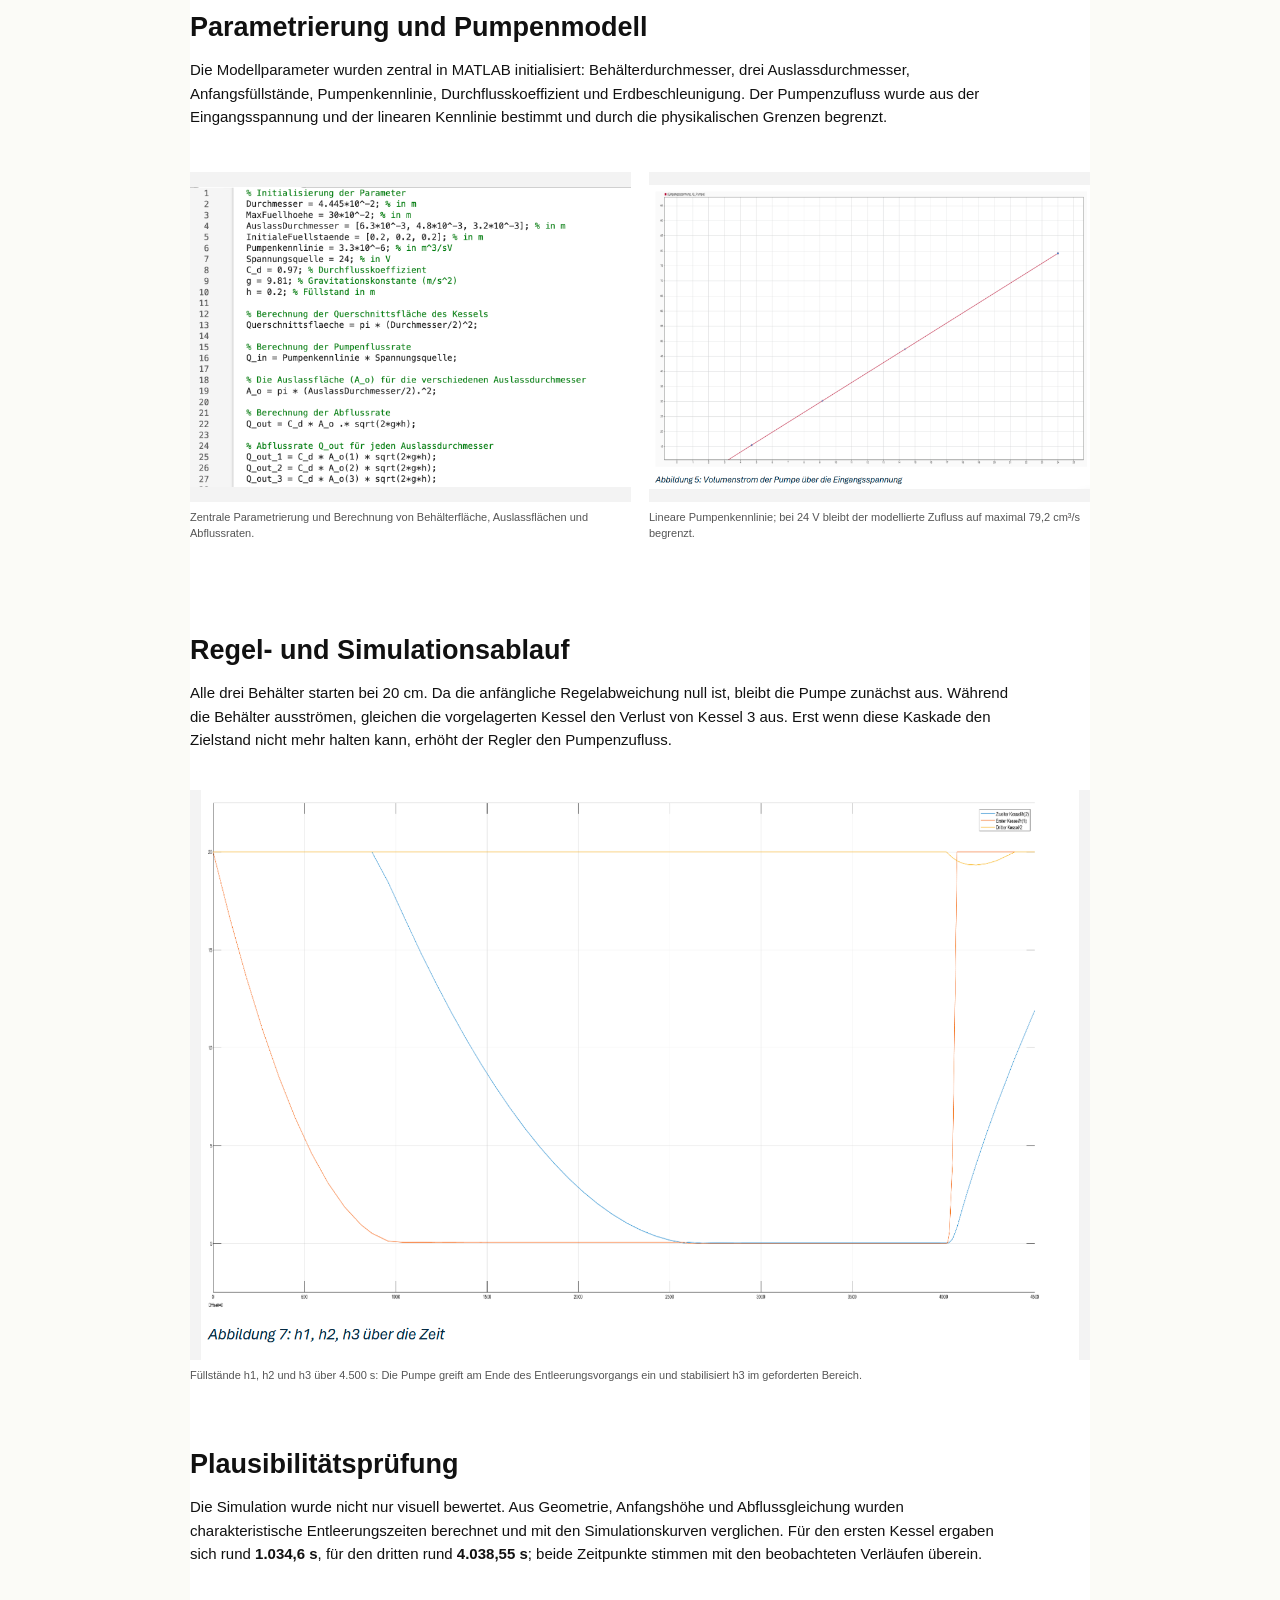
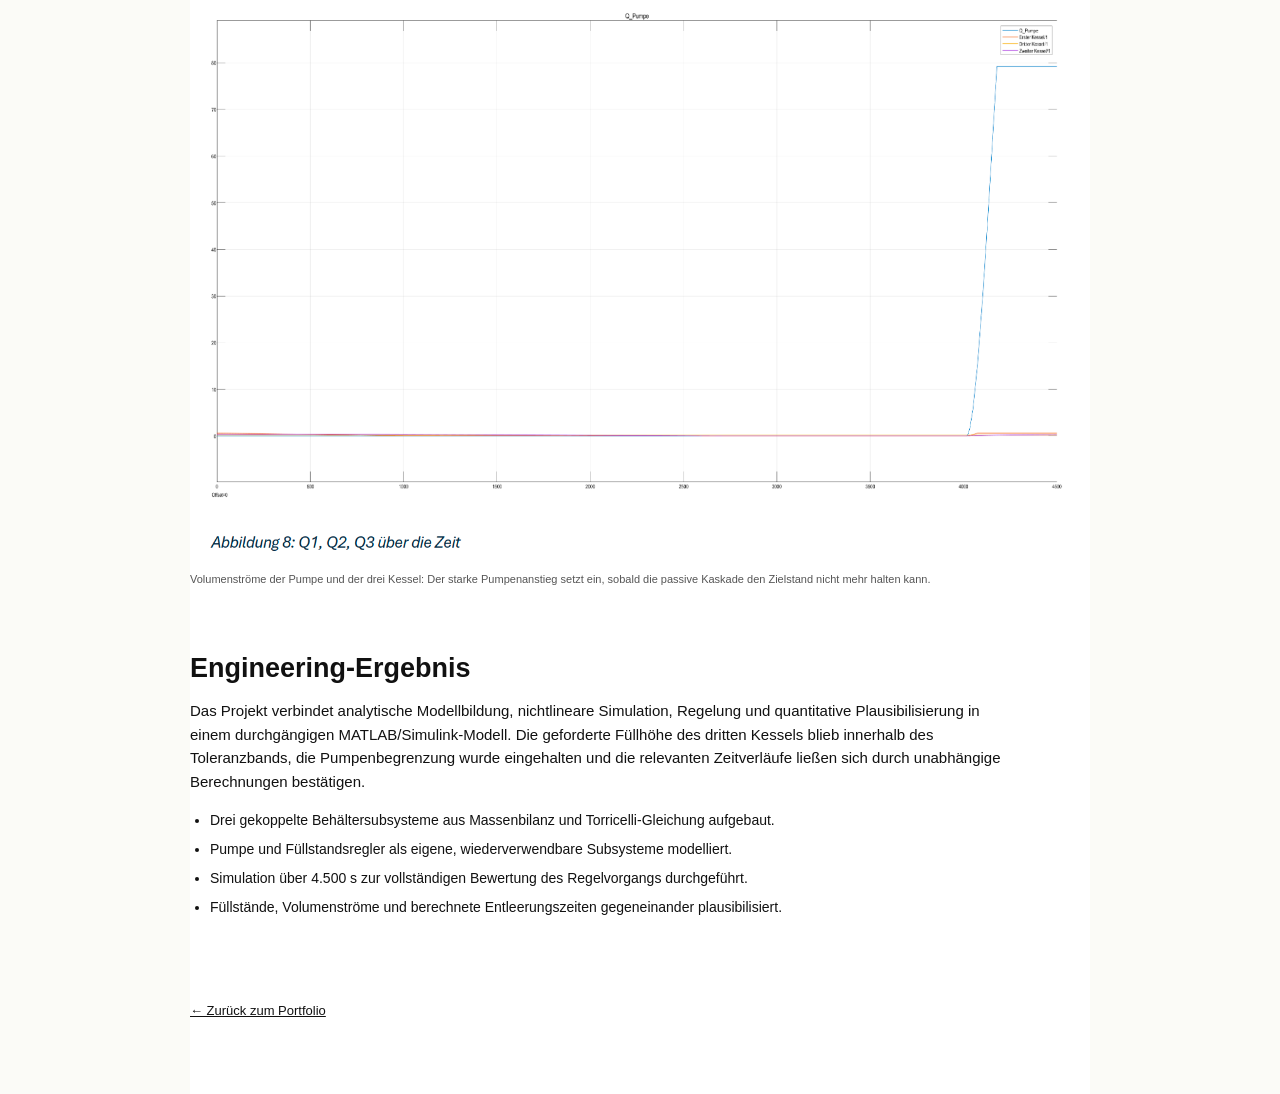
<file: tank-cascade.html>
<!DOCTYPE html><html lang="de"><head><meta charSet="utf-8"/><meta name="viewport" content="width=device-width, initial-scale=1"/><link rel="preload" href="/tank-cascade-full-model.png" as="image"/><link rel="preload" href="/tank-cascade-vessel-1.png" as="image"/><link rel="preload" href="/tank-cascade-vessel-2.png" as="image"/><link rel="preload" href="/tank-cascade-parameters.png" as="image"/><link rel="preload" href="/tank-cascade-pump-characteristic.png" as="image"/><link rel="preload" href="/tank-cascade-levels.png" as="image"/><link rel="preload" href="/tank-cascade-flows.png" as="image"/><link rel="stylesheet" href="/globals.css" data-rsc-css-href="/globals.css" data-precedence="vite-rsc/importer-resources"/><title>Mahmoud Boukhari | Test &amp; Validation Engineer | Mechatronics Portfolio</title><meta name="description" content="Engineering portfolio of Mahmoud Boukhari, B.Eng. Mechanical Engineering with focus on Test &amp; Validation, Mechatronics, System Integration, dSPACE, MATLAB/Simulink and measurement technology."/><meta property="og:title" content="Mahmoud Boukhari | Test &amp; Validation Engineer"/><meta property="og:description" content="B.Eng. Mechanical Engineering — Mechatronics, System Integration, dSPACE, MATLAB/Simulink and measurement technology."/><meta property="og:url" content="https://mahmoudboukhari.github.io"/><meta property="og:site_name" content="Mahmoud Boukhari — Engineering Portfolio"/><meta property="og:type" content="website"/><meta name="twitter:card" content="summary"/><meta name="twitter:title" content="Mahmoud Boukhari | Test &amp; Validation Engineer"/><meta name="twitter:description" content="B.Eng. Mechanical Engineering — Mechatronics, System Integration, dSPACE, MATLAB/Simulink and measurement technology."/>
</head><body><main class="projectDetail"><nav class="detailBreadcrumb"><a href="/">Portfolio</a><span>›</span><b>Rührkesselkaskade</b></nav><article><header class="detailHeader"><p>Simulation mechatronischer Systeme · MATLAB/Simulink</p><h1>Simulation und Füllstandsregelung einer dreistufigen Rührkesselkaskade</h1><p>Entwicklung eines nichtlinearen Simulationsmodells für drei seriell verbundene Behälter und Auslegung einer Regelung, die den Füllstand des dritten Kessels bei 20 cm innerhalb eines Toleranzbands von ±5 cm hält.</p></header><figure class="detailFigure wide"><img src="/tank-cascade-full-model.png" alt="Gesamtes Simulink-Modell der Rührkesselkaskade"/><figcaption>Gesamtmodell mit Regler, Pumpe, drei Behältersubsystemen sowie Auswertung der Füllstände und Volumenströme.</figcaption></figure><section><h2>Technische Aufgabe</h2><p>Eine Pumpe fördert Flüssigkeit in den ersten Kessel. Von dort strömt sie durch unterschiedlich große Auslassöffnungen in den zweiten und dritten Kessel. Der Regler verwendet den Füllstand <strong>h3</strong> als Rückführgröße und passt den Pumpenzufluss so an, dass der dritte Kessel im zulässigen Bereich bleibt.</p><div class="detailFacts"><div><b>3 Kessel</b><span>seriell gekoppelte Teilsysteme</span></div><div><b>20 ± 5 cm</b><span>Zielbereich für h3</span></div><div><b>24 V</b><span>maximale Pumpenspannung</span></div></div></section><section><h2>Physikalisches Modell</h2><p>Für jeden Kessel wurde die Massenbilanz <strong>dh/dt = (Qin − Qout)/A</strong> umgesetzt. Der Abfluss folgt der Torricelli-Beziehung <strong>Qout = Cd · A₀ · √(2gh)</strong>. Dadurch hängt der Volumenstrom nichtlinear vom aktuellen Füllstand und vom jeweiligen Auslassdurchmesser ab.</p><div class="figurePair"><figure class="detailFigure"><img src="/tank-cascade-vessel-1.png" alt="Simulink-Subsystem des ersten Kessels"/><figcaption>Kesselmodell: Zufluss minus Abfluss, Skalierung mit 1/A, Integration zu h und nichtlineare Rückführung des Abflusses.</figcaption></figure><figure class="detailFigure"><img src="/tank-cascade-vessel-2.png" alt="Simulink-Subsystem des zweiten Kessels"/><figcaption>Der zweite Kessel übernimmt den Abfluss von Kessel 1 als Eingang und berechnet den eigenen Abfluss aus h2.</figcaption></figure></div></section><section><h2>Parametrierung und Pumpenmodell</h2><p>Die Modellparameter wurden zentral in MATLAB initialisiert: Behälterdurchmesser, drei Auslassdurchmesser, Anfangsfüllstände, Pumpenkennlinie, Durchflusskoeffizient und Erdbeschleunigung. Der Pumpenzufluss wurde aus der Eingangsspannung und der linearen Kennlinie bestimmt und durch die physikalischen Grenzen begrenzt.</p><div class="figurePair"><figure class="detailFigure"><img src="/tank-cascade-parameters.png" alt="MATLAB-Parameter der Rührkesselkaskade"/><figcaption>Zentrale Parametrierung und Berechnung von Behälterfläche, Auslassflächen und Abflussraten.</figcaption></figure><figure class="detailFigure"><img src="/tank-cascade-pump-characteristic.png" alt="Pumpenvolumenstrom über Eingangsspannung"/><figcaption>Lineare Pumpenkennlinie; bei 24 V bleibt der modellierte Zufluss auf maximal 79,2 cm³/s begrenzt.</figcaption></figure></div></section><section><h2>Regel- und Simulationsablauf</h2><p>Alle drei Behälter starten bei 20 cm. Da die anfängliche Regelabweichung null ist, bleibt die Pumpe zunächst aus. Während die Behälter ausströmen, gleichen die vorgelagerten Kessel den Verlust von Kessel 3 aus. Erst wenn diese Kaskade den Zielstand nicht mehr halten kann, erhöht der Regler den Pumpenzufluss.</p><figure class="detailFigure wide"><img src="/tank-cascade-levels.png" alt="Zeitlicher Verlauf der drei Füllstände"/><figcaption>Füllstände h1, h2 und h3 über 4.500 s: Die Pumpe greift am Ende des Entleerungsvorgangs ein und stabilisiert h3 im geforderten Bereich.</figcaption></figure></section><section><h2>Plausibilitätsprüfung</h2><p>Die Simulation wurde nicht nur visuell bewertet. Aus Geometrie, Anfangshöhe und Abflussgleichung wurden charakteristische Entleerungszeiten berechnet und mit den Simulationskurven verglichen. Für den ersten Kessel ergaben sich rund <strong>1.034,6 s</strong>, für den dritten rund <strong>4.038,55 s</strong>; beide Zeitpunkte stimmen mit den beobachteten Verläufen überein.</p><figure class="detailFigure"><img src="/tank-cascade-flows.png" alt="Zeitlicher Verlauf der Volumenströme"/><figcaption>Volumenströme der Pumpe und der drei Kessel: Der starke Pumpenanstieg setzt ein, sobald die passive Kaskade den Zielstand nicht mehr halten kann.</figcaption></figure></section><section><h2>Engineering-Ergebnis</h2><p>Das Projekt verbindet analytische Modellbildung, nichtlineare Simulation, Regelung und quantitative Plausibilisierung in einem durchgängigen MATLAB/Simulink-Modell. Die geforderte Füllhöhe des dritten Kessels blieb innerhalb des Toleranzbands, die Pumpenbegrenzung wurde eingehalten und die relevanten Zeitverläufe ließen sich durch unabhängige Berechnungen bestätigen.</p><ul><li>Drei gekoppelte Behältersubsysteme aus Massenbilanz und Torricelli-Gleichung aufgebaut.</li><li>Pumpe und Füllstandsregler als eigene, wiederverwendbare Subsysteme modelliert.</li><li>Simulation über 4.500 s zur vollständigen Bewertung des Regelvorgangs durchgeführt.</li><li>Füllstände, Volumenströme und berechnete Entleerungszeiten gegeneinander plausibilisiert.</li></ul></section><a href="/" class="backLink">← Zurück zum Portfolio</a></article></main></body></html>
</file>
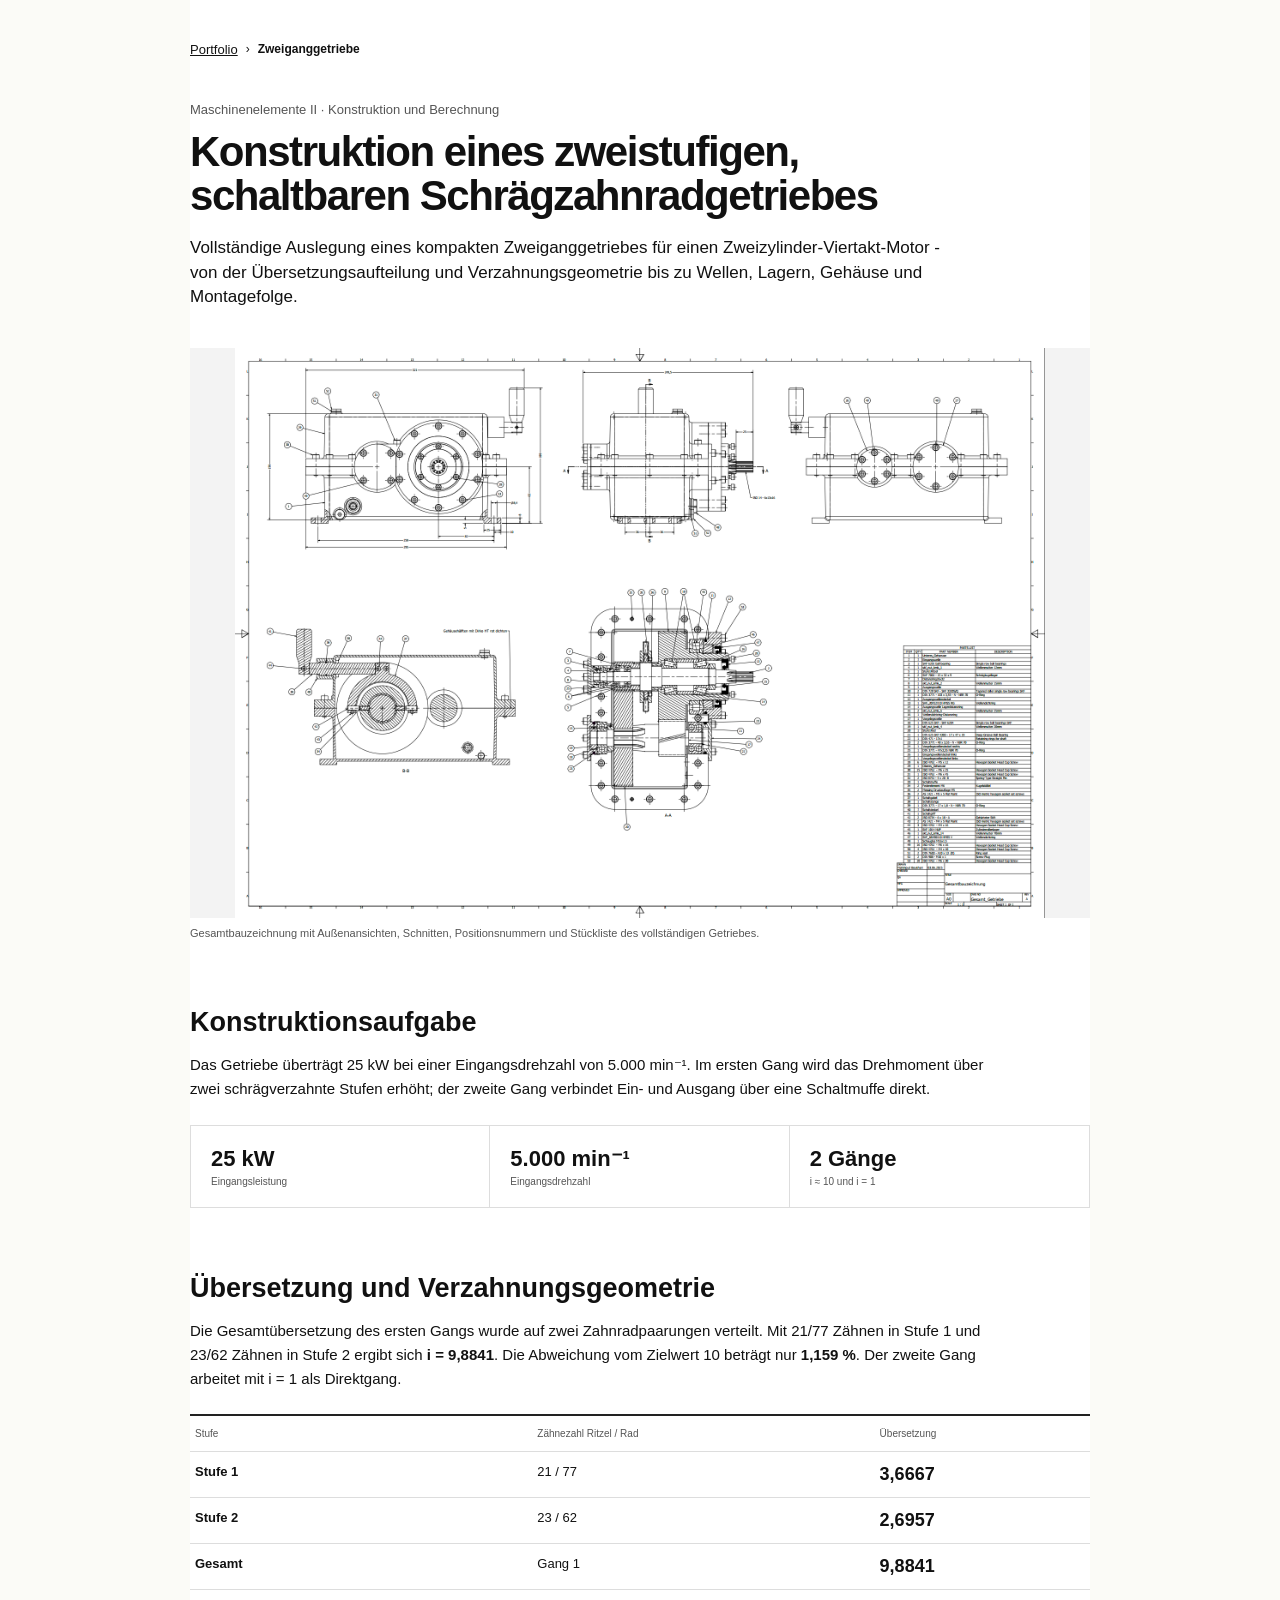
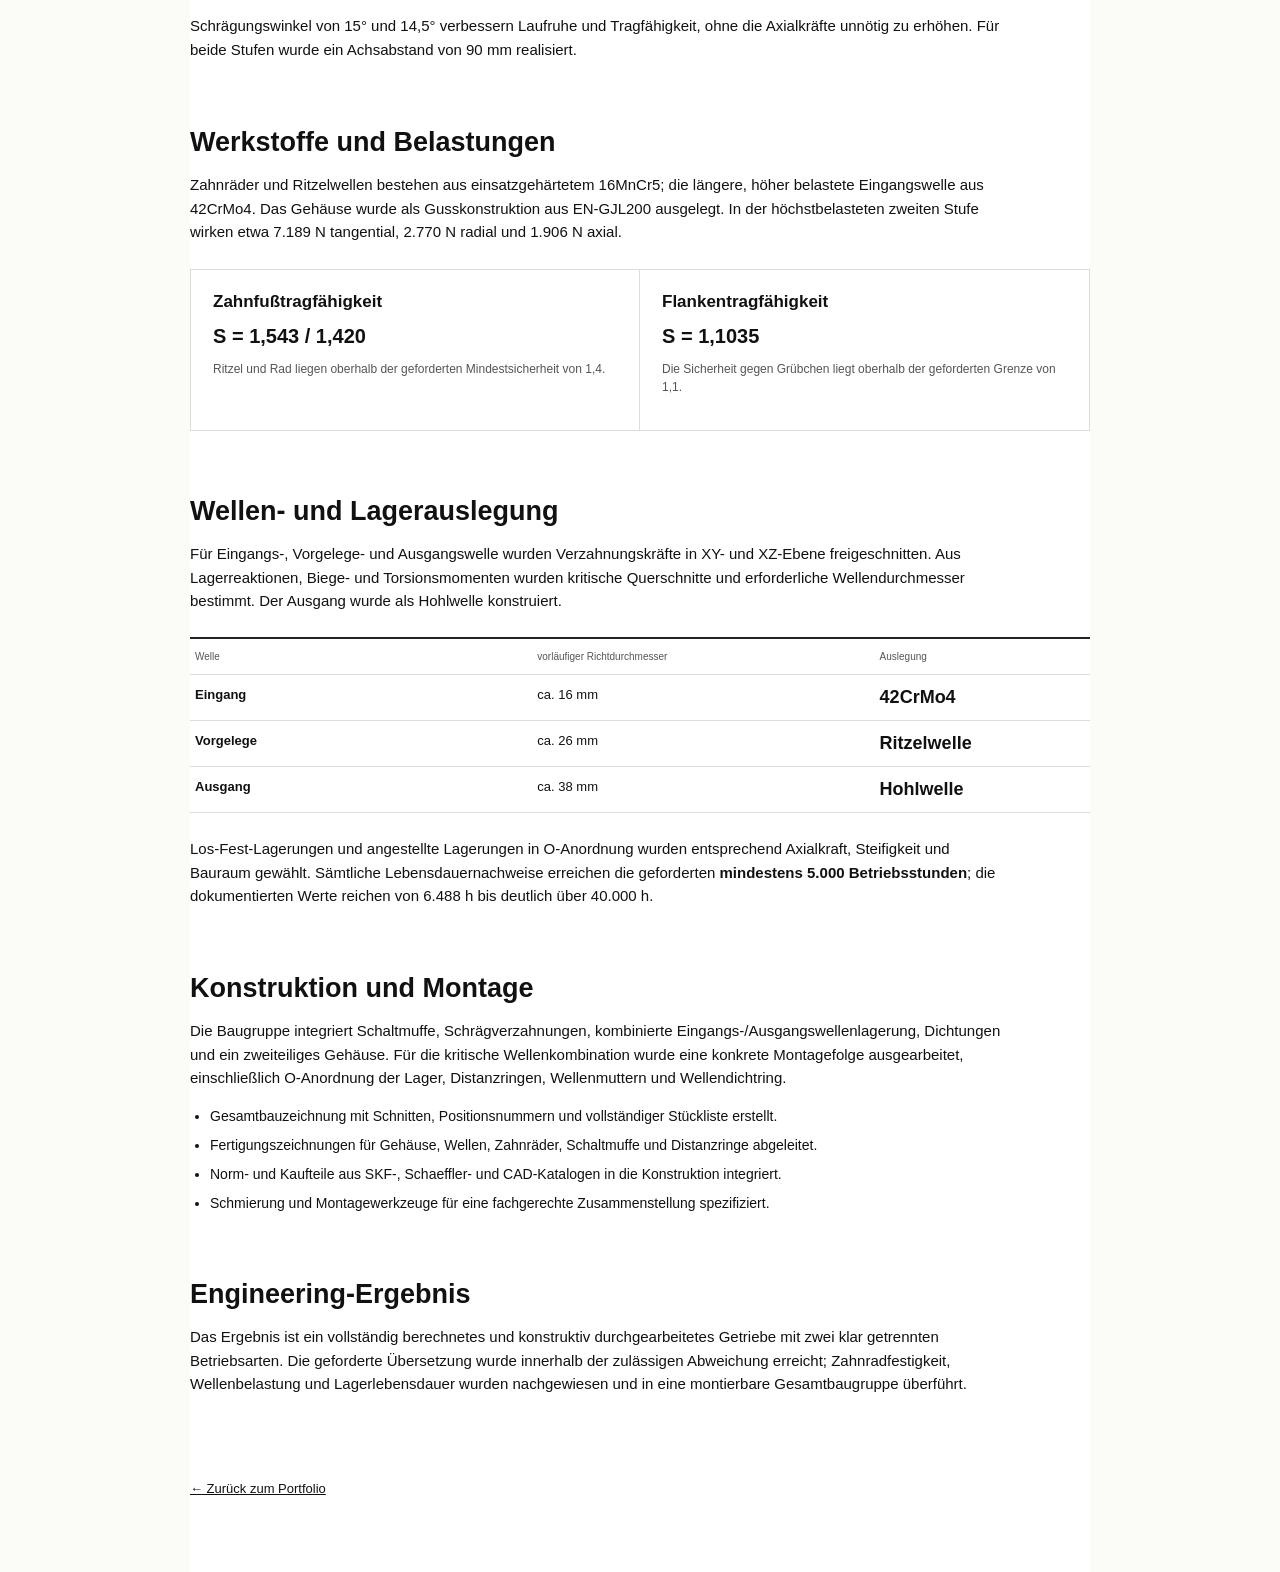
<file: two-speed-gearbox.html>
<!DOCTYPE html><html lang="de"><head><meta charSet="utf-8"/><meta name="viewport" content="width=device-width, initial-scale=1"/><link rel="preload" href="/gearbox-assembly-drawing.png" as="image"/><link rel="stylesheet" href="/globals.css" data-rsc-css-href="/globals.css" data-precedence="vite-rsc/importer-resources"/><title>Mahmoud Boukhari | Test &amp; Validation Engineer | Mechatronics Portfolio</title><meta name="description" content="Engineering portfolio of Mahmoud Boukhari, B.Eng. Mechanical Engineering with focus on Test &amp; Validation, Mechatronics, System Integration, dSPACE, MATLAB/Simulink and measurement technology."/><meta property="og:title" content="Mahmoud Boukhari | Test &amp; Validation Engineer"/><meta property="og:description" content="B.Eng. Mechanical Engineering — Mechatronics, System Integration, dSPACE, MATLAB/Simulink and measurement technology."/><meta property="og:url" content="https://mahmoudboukhari.github.io"/><meta property="og:site_name" content="Mahmoud Boukhari — Engineering Portfolio"/><meta property="og:type" content="website"/><meta name="twitter:card" content="summary"/><meta name="twitter:title" content="Mahmoud Boukhari | Test &amp; Validation Engineer"/><meta name="twitter:description" content="B.Eng. Mechanical Engineering — Mechatronics, System Integration, dSPACE, MATLAB/Simulink and measurement technology."/>
</head><body><main class="projectDetail"><nav class="detailBreadcrumb"><a href="/">Portfolio</a><span>›</span><b>Zweiganggetriebe</b></nav><article><header class="detailHeader"><p>Maschinenelemente II · Konstruktion und Berechnung</p><h1>Konstruktion eines zweistufigen, schaltbaren Schrägzahnradgetriebes</h1><p>Vollständige Auslegung eines kompakten Zweiganggetriebes für einen Zweizylinder-Viertakt-Motor - von der Übersetzungsaufteilung und Verzahnungsgeometrie bis zu Wellen, Lagern, Gehäuse und Montagefolge.</p></header><figure class="detailFigure wide"><img src="/gearbox-assembly-drawing.png" alt="Gesamtbauzeichnung des konstruierten Getriebes"/><figcaption>Gesamtbauzeichnung mit Außenansichten, Schnitten, Positionsnummern und Stückliste des vollständigen Getriebes.</figcaption></figure><section><h2>Konstruktionsaufgabe</h2><p>Das Getriebe überträgt 25 kW bei einer Eingangsdrehzahl von 5.000 min⁻¹. Im ersten Gang wird das Drehmoment über zwei schrägverzahnte Stufen erhöht; der zweite Gang verbindet Ein- und Ausgang über eine Schaltmuffe direkt.</p><div class="detailFacts"><div><b>25 kW</b><span>Eingangsleistung</span></div><div><b>5.000 min⁻¹</b><span>Eingangsdrehzahl</span></div><div><b>2 Gänge</b><span>i ≈ 10 und i = 1</span></div></div></section><section><h2>Übersetzung und Verzahnungsgeometrie</h2><p>Die Gesamtübersetzung des ersten Gangs wurde auf zwei Zahnradpaarungen verteilt. Mit 21/77 Zähnen in Stufe 1 und 23/62 Zähnen in Stufe 2 ergibt sich <strong>i = 9,8841</strong>. Die Abweichung vom Zielwert 10 beträgt nur <strong>1,159 %</strong>. Der zweite Gang arbeitet mit i = 1 als Direktgang.</p><div class="dataTable"><div><span>Stufe</span><span>Zähnezahl Ritzel / Rad</span><span>Übersetzung</span></div><div><b>Stufe 1</b><span>21 / 77</span><strong>3,6667</strong></div><div><b>Stufe 2</b><span>23 / 62</span><strong>2,6957</strong></div><div><b>Gesamt</b><span>Gang 1</span><strong>9,8841</strong></div></div><p>Schrägungswinkel von 15° und 14,5° verbessern Laufruhe und Tragfähigkeit, ohne die Axialkräfte unnötig zu erhöhen. Für beide Stufen wurde ein Achsabstand von 90 mm realisiert.</p></section><section><h2>Werkstoffe und Belastungen</h2><p>Zahnräder und Ritzelwellen bestehen aus einsatzgehärtetem 16MnCr5; die längere, höher belastete Eingangswelle aus 42CrMo4. Das Gehäuse wurde als Gusskonstruktion aus EN-GJL200 ausgelegt. In der höchstbelasteten zweiten Stufe wirken etwa 7.189 N tangential, 2.770 N radial und 1.906 N axial.</p><div class="resultComparison"><article><h3>Zahnfußtragfähigkeit</h3><strong>S = 1,543 / 1,420</strong><p>Ritzel und Rad liegen oberhalb der geforderten Mindestsicherheit von 1,4.</p></article><article><h3>Flankentragfähigkeit</h3><strong>S = 1,1035</strong><p>Die Sicherheit gegen Grübchen liegt oberhalb der geforderten Grenze von 1,1.</p></article></div></section><section><h2>Wellen- und Lagerauslegung</h2><p>Für Eingangs-, Vorgelege- und Ausgangswelle wurden Verzahnungskräfte in XY- und XZ-Ebene freigeschnitten. Aus Lagerreaktionen, Biege- und Torsionsmomenten wurden kritische Querschnitte und erforderliche Wellendurchmesser bestimmt. Der Ausgang wurde als Hohlwelle konstruiert.</p><div class="dataTable"><div><span>Welle</span><span>vorläufiger Richtdurchmesser</span><span>Auslegung</span></div><div><b>Eingang</b><span>ca. 16 mm</span><strong>42CrMo4</strong></div><div><b>Vorgelege</b><span>ca. 26 mm</span><strong>Ritzelwelle</strong></div><div><b>Ausgang</b><span>ca. 38 mm</span><strong>Hohlwelle</strong></div></div><p>Los-Fest-Lagerungen und angestellte Lagerungen in O-Anordnung wurden entsprechend Axialkraft, Steifigkeit und Bauraum gewählt. Sämtliche Lebensdauernachweise erreichen die geforderten <strong>mindestens 5.000 Betriebsstunden</strong>; die dokumentierten Werte reichen von 6.488 h bis deutlich über 40.000 h.</p></section><section><h2>Konstruktion und Montage</h2><p>Die Baugruppe integriert Schaltmuffe, Schrägverzahnungen, kombinierte Eingangs-/Ausgangswellenlagerung, Dichtungen und ein zweiteiliges Gehäuse. Für die kritische Wellenkombination wurde eine konkrete Montagefolge ausgearbeitet, einschließlich O-Anordnung der Lager, Distanzringen, Wellenmuttern und Wellendichtring.</p><ul><li>Gesamtbauzeichnung mit Schnitten, Positionsnummern und vollständiger Stückliste erstellt.</li><li>Fertigungszeichnungen für Gehäuse, Wellen, Zahnräder, Schaltmuffe und Distanzringe abgeleitet.</li><li>Norm- und Kaufteile aus SKF-, Schaeffler- und CAD-Katalogen in die Konstruktion integriert.</li><li>Schmierung und Montagewerkzeuge für eine fachgerechte Zusammenstellung spezifiziert.</li></ul></section><section><h2>Engineering-Ergebnis</h2><p>Das Ergebnis ist ein vollständig berechnetes und konstruktiv durchgearbeitetes Getriebe mit zwei klar getrennten Betriebsarten. Die geforderte Übersetzung wurde innerhalb der zulässigen Abweichung erreicht; Zahnradfestigkeit, Wellenbelastung und Lagerlebensdauer wurden nachgewiesen und in eine montierbare Gesamtbaugruppe überführt.</p></section><a href="/" class="backLink">← Zurück zum Portfolio</a></article></main></body></html>
</file>
<file: globals.css>
:root{--ink:#12241f;--cream:#f2f1ea;--paper:#fbfbf7;--lime:#c9f56a;--blue:#5ad2ee;--line:#ccd2ca;--muted:#66716c}*{box-sizing:border-box}html{scroll-behavior:smooth}body{margin:0;background:var(--paper);color:var(--ink);font-family:Arial,Helvetica,sans-serif}a{color:inherit;text-decoration:none}.shell{width:min(1180px,calc(100% - 48px));margin-inline:auto}.nav{height:82px;display:flex;align-items:center;justify-content:space-between;border-bottom:1px solid var(--line)}.brand{display:flex;align-items:center;gap:12px;font-size:14px;font-weight:700;letter-spacing:.02em}.brand span,.brandMark{display:grid;place-items:center;width:36px;height:36px;border:1px solid var(--ink);font-size:11px;font-weight:800}.nav nav{display:flex;align-items:center;gap:28px;font-size:13px}.navCta{padding:11px 16px;border:1px solid var(--ink)}.hero{min-height:670px;padding:74px 0 64px;display:grid;grid-template-columns:1.05fr .95fr;gap:68px;align-items:center}.eyebrow{font-size:11px;font-weight:800;letter-spacing:.16em;margin:0 0 22px}.hero h1{font-size:clamp(50px,6vw,82px);line-height:.96;letter-spacing:-.055em;margin:0;max-width:760px}.hero h1 em{font-family:Georgia,serif;font-weight:400;color:#327f72}.lede{font-size:20px;line-height:1.55;color:#4e5d58;max-width:650px;margin:30px 0}.actions{display:flex;gap:12px;flex-wrap:wrap}.button{padding:15px 20px;border:1px solid var(--ink);font-size:13px;font-weight:700}.primary{background:var(--ink);color:#fff}.button span,.textLink span{color:#7ae0f7;margin-left:14px}.heroVisual{height:500px;background:#14352f;position:relative;overflow:hidden;color:white;background-image:linear-gradient(rgba(255,255,255,.06) 1px,transparent 1px),linear-gradient(90deg,rgba(255,255,255,.06) 1px,transparent 1px);background-size:34px 34px}.gridLabel{position:absolute;left:24px;font-size:9px;letter-spacing:.18em;color:#b8c8c2}.gridLabel.top{top:20px}.gridLabel.bottom{bottom:20px}.vehicle{position:absolute;height:48px;background:#d7f4e8;border:1px solid #0d211d;z-index:3;clip-path:polygon(8% 0,100% 0,100% 100%,0 100%,0 22%)}.vehicle span{position:absolute;color:#17352f;font-size:9px;right:8px;top:7px}.truck{width:96px;left:55px;top:122px}.suv{width:76px;left:210px;top:222px}.car{width:64px;left:346px;top:322px}.wake{position:absolute;height:40px;border-radius:50%;filter:blur(2px);transform:skew(-20deg);background:linear-gradient(90deg,rgba(90,210,238,.75),transparent)}.w1{width:230px;left:125px;top:128px}.w2{width:180px;left:270px;top:228px}.w3{width:130px;left:390px;top:328px}.signal{position:absolute;height:1px;background:var(--lime);transform-origin:left}.s1{width:250px;left:90px;top:185px;transform:rotate(20deg)}.s2{width:200px;left:245px;top:286px;transform:rotate(20deg)}.s3{width:115px;left:360px;top:386px;transform:rotate(20deg)}.metricCard{position:absolute;right:24px;top:24px;background:var(--lime);color:var(--ink);padding:16px 18px;display:flex;flex-direction:column;gap:4px}.metricCard small{font-size:8px;letter-spacing:.16em}.metricCard b{font-size:22px}.metricCard span{font-size:10px}.proof{border-block:1px solid var(--line);background:var(--cream)}.proofGrid{min-height:78px;display:flex;align-items:center;justify-content:space-between;gap:20px;overflow:auto}.proofGrid p{font-size:10px;letter-spacing:.14em;text-transform:uppercase;color:var(--muted)}.proofGrid span{font-size:12px;white-space:nowrap;font-weight:700}.section{padding:115px 0}.sectionHead{display:grid;grid-template-columns:1fr 360px;gap:40px;align-items:end;margin-bottom:50px}.sectionHead h2,.dark h2{font-size:clamp(38px,5vw,64px);line-height:1.02;letter-spacing:-.045em;margin:0;max-width:720px}.sectionHead>p{line-height:1.7;color:var(--muted)}.featureCard{display:grid;grid-template-columns:1.15fr .85fr;border:1px solid var(--line);background:white}.featureGraphic{min-height:500px;background:#e9ede7;position:relative;padding:28px;overflow:hidden}.featureGraphic>p{position:absolute;bottom:24px;left:28px;font-size:8px;letter-spacing:.15em}.road{position:absolute;inset:80px 0 90px;background:#142b26;transform:skewY(-5deg);overflow:hidden}.miniVehicle{position:absolute;left:18%;height:50px;background:#dfe9e4;z-index:2;clip-path:polygon(7% 0,100% 0,100% 100%,0 100%,0 20%)}.miniVehicle.a{width:90px;top:17%}.miniVehicle.b{width:72px;top:44%;left:45%}.miniVehicle.c{width:60px;top:69%;left:68%}.flow{position:absolute;height:70px;background:linear-gradient(90deg,#15c3e8,rgba(41,93,172,.5),transparent);border-radius:50%;transform:skewX(-24deg)}.f1{width:320px;left:25%;top:13%}.f2{width:230px;left:50%;top:40%}.f3{width:140px;left:72%;top:65%}.contourLegend{display:flex;align-items:center;gap:8px;font-size:9px}.contourLegend i{display:block;width:130px;height:6px;background:linear-gradient(90deg,#2765d2,#15c3e8,#dff56a,#f29f4b)}.featureBody{padding:54px 46px;display:flex;flex-direction:column;justify-content:center}.featureBody h3{font-size:36px;line-height:1.1;letter-spacing:-.035em;margin:0 0 22px}.featureBody>p:not(.eyebrow){color:var(--muted);line-height:1.7}.stats{display:grid;grid-template-columns:repeat(3,1fr);border-block:1px solid var(--line);margin:26px 0}.stats div{padding:20px 12px 20px 0}.stats b{display:block;font-size:25px}.stats span{font-size:9px;line-height:1.4;color:var(--muted);text-transform:uppercase}.textLink{font-size:13px;font-weight:800}.dark{background:var(--ink);color:white;width:100%;max-width:none}.profileGrid{display:grid;grid-template-columns:1fr 1fr;gap:100px}.profileText>p{font-size:21px;line-height:1.6;color:#c8d5d0;margin-top:0}.lime{color:var(--lime)}.toolGroups{display:grid;grid-template-columns:repeat(3,1fr);gap:22px;margin-top:45px}.toolGroups div{display:flex;flex-direction:column;gap:8px}.toolGroups small{color:var(--lime);font-size:9px;letter-spacing:.1em;margin-bottom:5px}.toolGroups span{font-size:12px}.footer{min-height:145px;display:flex;align-items:center;justify-content:space-between;gap:30px;font-size:12px}.footer>div{display:flex;align-items:center;gap:12px}.footer p{line-height:1.5}.footer small{color:var(--muted)}
@media(max-width:850px){.nav nav>a:not(.navCta){display:none}.hero{grid-template-columns:1fr;padding-top:52px}.heroVisual{height:400px}.sectionHead,.featureCard,.profileGrid{grid-template-columns:1fr}.sectionHead{align-items:start}.featureGraphic{min-height:390px}.profileGrid{gap:45px}.proofGrid{justify-content:flex-start}.proofGrid p{display:none}.footer{align-items:flex-start;flex-direction:column;padding-block:40px}}@media(max-width:540px){.shell{width:min(100% - 30px,1180px)}.navCta{display:none}.hero{min-height:auto}.hero h1{font-size:47px}.heroVisual{height:330px}.truck{left:30px}.suv{left:150px}.car{left:260px}.metricCard{right:12px}.section{padding:78px 0}.featureBody{padding:36px 24px}.featureBody h3{font-size:30px}.stats{grid-template-columns:1fr}.stats div{border-bottom:1px solid var(--line)}.stats div:last-child{border:0}.toolGroups{grid-template-columns:1fr 1fr}.footer>a{display:none}}

/* Case study */
.caseNav nav{display:flex;gap:24px}.caseHero{padding:82px 0 74px;display:grid;grid-template-columns:1fr 300px;gap:90px;align-items:end}.caseHero h1{font-size:clamp(56px,7vw,104px);letter-spacing:-.065em;line-height:.88;margin:0}.caseHero h1 span{display:block;font-family:Georgia,serif;font-style:italic;font-weight:400;color:#327f72}.caseLead{font-size:20px;line-height:1.6;max-width:850px;margin:32px 0 0;color:#4e5d58}.caseHero aside{border-left:1px solid var(--line);padding-left:28px}.caseHero aside small{font-size:9px;letter-spacing:.14em;color:var(--muted)}.caseHero aside p{font-size:13px;line-height:1.5;margin:7px 0 24px}.caseMetrics{background:var(--ink);color:white}.caseMetrics>.shell{display:grid;grid-template-columns:repeat(4,1fr)}.caseMetrics article{padding:30px 24px;border-right:1px solid #36504a;display:grid;grid-template-columns:auto 1fr;gap:3px 8px}.caseMetrics article:first-child{border-left:1px solid #36504a}.caseMetrics b{font-size:31px;letter-spacing:-.04em}.caseMetrics article>span{font-size:11px;color:var(--lime);align-self:end;margin-bottom:5px}.caseMetrics small{grid-column:1/-1;color:#9bb0a9;font-size:9px;text-transform:uppercase;letter-spacing:.1em}.caseSection{padding-block:110px}.split{display:grid;grid-template-columns:1fr 1fr;gap:100px}.caseSection h2{font-size:clamp(40px,5vw,67px);line-height:1.02;letter-spacing:-.05em;margin:0}.longCopy{font-size:18px;line-height:1.75;color:#4e5d58}.longCopy p:first-child{margin-top:0}.note{border-left:4px solid var(--lime);background:var(--cream);padding:20px 24px;margin-top:32px}.note b,.note span{display:block}.note b{font-size:11px;letter-spacing:.1em;text-transform:uppercase;margin-bottom:7px;color:var(--ink)}.note span{font-size:13px;line-height:1.5}.methodology{background:var(--cream)}.sectionTitle{max-width:800px;margin-bottom:58px}.sectionTitle.narrow{max-width:760px}.sectionTitle>p:last-child{color:var(--muted);font-size:18px;line-height:1.6}.stepGrid{display:grid;grid-template-columns:repeat(3,1fr);border-top:1px solid var(--line);border-left:1px solid var(--line)}.stepGrid article{min-height:210px;padding:28px;border-right:1px solid var(--line);border-bottom:1px solid var(--line);background:rgba(255,255,255,.3)}.stepGrid small{color:#327f72;font-weight:800}.stepGrid h3{font-size:25px;margin:30px 0 10px}.stepGrid p{font-size:13px;line-height:1.6;color:var(--muted)}.wakeTable{margin:55px 0 70px;border-top:1px solid var(--ink)}.wakeTable>div{display:grid;grid-template-columns:1.2fr 1fr 1fr 2fr;align-items:center;gap:20px;min-height:76px;border-bottom:1px solid var(--line)}.wakeTable .tableHead{font-size:9px;letter-spacing:.12em;min-height:45px;color:var(--muted)}.wakeTable strong{font-size:24px}.wakeTable i{height:10px;width:var(--bar);max-width:100%;background:linear-gradient(90deg,#256f64,var(--lime));display:block}.evidenceGrid{display:grid;grid-template-columns:1fr 1fr;gap:26px}.evidenceGrid figure{margin:0;background:var(--cream);min-height:480px;display:flex;flex-direction:column}.evidenceGrid figcaption{padding:24px;display:flex;flex-direction:column;gap:6px}.evidenceGrid figcaption b{font-size:14px}.evidenceGrid figcaption span{font-size:11px;line-height:1.5;color:var(--muted)}.meshDomain{margin:35px;height:320px;border:2px solid var(--ink);position:relative;overflow:hidden;background-image:linear-gradient(#cad5cf 1px,transparent 1px),linear-gradient(90deg,#cad5cf 1px,transparent 1px);background-size:15px 15px}.meshFine{position:absolute;inset:25% 8% 20% 18%;background-image:linear-gradient(rgba(50,127,114,.35) 1px,transparent 1px),linear-gradient(90deg,rgba(50,127,114,.35) 1px,transparent 1px);background-size:5px 5px;border:1px solid #327f72}.meshCar{position:absolute;background:var(--ink);width:50px;height:25px;z-index:2;clip-path:polygon(8% 0,100% 0,100% 100%,0 100%,0 25%)}.meshCar.c1{left:26%;top:35%}.meshCar.c2{left:48%;top:52%}.meshCar.c3{left:68%;top:69%}.chart{height:365px;margin:25px 32px 0 58px;border-left:1px solid var(--ink);border-bottom:1px solid var(--ink);position:relative}.axisY,.axisX{position:absolute;font-size:10px;color:var(--muted)}.axisY{left:-48px;top:45%;transform:rotate(-90deg)}.axisX{bottom:-24px;left:37%}.gridLine{position:absolute;left:0;right:0;border-top:1px dashed #c8cfcb}.g1{top:20%}.g2{top:50%}.g3{top:80%}.trendLine{position:absolute;height:3px;background:#327f72;transform-origin:left}.l1{width:31%;left:3%;top:85%;transform:rotate(-28deg)}.l2{width:31%;left:30%;top:61%;transform:rotate(-28deg)}.l3{width:39%;left:57%;top:37%;transform:rotate(-24deg)}.dot{position:absolute;font-size:9px;background:var(--lime);width:11px;height:11px;border-radius:50%;color:var(--ink);white-space:nowrap;padding-left:15px}.d1{left:1%;top:83%}.d2{left:29%;top:58%}.d3{left:56%;top:34%}.d4{right:2%;top:10%}.tick{position:absolute;bottom:-18px;font-size:9px}.t1{left:2%}.t2{left:30%}.t3{left:57%}.t4{right:1%}.quality{margin-top:70px;background:var(--ink);color:white;padding:45px;display:grid;grid-template-columns:1fr 1fr;gap:70px}.quality h3{font-size:28px;margin:0}.quality>p{color:#bdd0c9;line-height:1.7;margin:0}.integration{background:#14352f;color:white}.integration .sectionTitle{max-width:900px}.architecture{border:1px solid #45625a;padding:40px;background:#102d27}.archLane{display:flex;align-items:center;gap:12px}.archLane small{width:110px;font-size:8px;letter-spacing:.12em;color:var(--lime)}.archLane article{flex:1;min-height:94px;padding:20px;border:1px solid #557269;display:flex;flex-direction:column;justify-content:center;gap:5px}.archLane article b{font-size:13px}.archLane article span{font-size:10px;color:#9db4ac}.archLane i{font-style:normal;color:var(--lime)}.archJoin{margin-left:50%;padding:12px;color:var(--lime)}.signalCards{display:grid;grid-template-columns:repeat(3,1fr);gap:1px;background:#45625a;margin-top:32px;border:1px solid #45625a}.signalCards article{background:#14352f;padding:30px}.signalCards small{font-size:8px;color:var(--lime);letter-spacing:.12em}.signalCards h3{font-size:22px;margin:18px 0 12px}.signalCards p{font-size:12px;line-height:1.65;color:#afc2bb}.privacyLine{font-size:10px;color:#91aaa1;margin-top:22px}.contribution{display:grid;grid-template-columns:.8fr 1.2fr;gap:100px}.capList{border-top:1px solid var(--ink)}.capList article{display:grid;grid-template-columns:180px 1fr;gap:20px;padding:25px 0;border-bottom:1px solid var(--line)}.capList span{font-size:14px;line-height:1.6;color:var(--muted)}.nextProject{background:var(--lime);padding:90px 0}.nextProject h2{font-size:clamp(45px,7vw,90px);max-width:930px;line-height:.95;letter-spacing:-.055em;margin:0 0 45px}.nextProject .primary span{color:var(--lime)}
@media(max-width:850px){.caseHero,.split,.contribution{grid-template-columns:1fr;gap:45px}.caseHero aside{border-left:0;border-top:1px solid var(--line);padding:24px 0 0}.caseMetrics>.shell{grid-template-columns:1fr 1fr}.stepGrid{grid-template-columns:1fr 1fr}.evidenceGrid{grid-template-columns:1fr}.quality{grid-template-columns:1fr;gap:25px}.archLane{align-items:stretch;flex-direction:column}.archLane small{width:auto}.archLane i{transform:rotate(90deg);align-self:center}.archJoin{margin-left:0;text-align:center}.signalCards{grid-template-columns:1fr}.contribution{gap:45px}}@media(max-width:540px){.caseNav nav a:not(:first-child){display:none}.caseHero{padding-top:55px}.caseHero h1{font-size:52px}.caseMetrics>.shell{grid-template-columns:1fr}.caseMetrics article{border-left:1px solid #36504a}.caseSection{padding-block:75px}.stepGrid{grid-template-columns:1fr}.wakeTable>div{grid-template-columns:1.2fr 1fr 1fr}.wakeTable i,.tableHead span:last-child{display:none}.evidenceGrid figure{min-height:400px}.meshDomain{margin:20px;height:270px}.quality{padding:28px}.capList article{grid-template-columns:1fr;gap:8px}}

.realEvidence{padding:0;background:#102d27}.realEvidence img{width:100%;height:100%;object-fit:cover;object-position:center;display:block;filter:saturate(.84) contrast(1.05)}.imageTag{position:absolute;left:18px;bottom:18px;background:var(--lime);padding:9px 12px;font-size:8px;font-weight:800;letter-spacing:.12em}.heroEvidence{display:grid;grid-template-columns:1.55fr .65fr;gap:18px;margin-bottom:30px}.heroShot{height:520px;margin:0;position:relative;background:#102d27;overflow:hidden;border:1px solid var(--line)}.heroShot img{width:100%;height:100%;display:block;object-fit:cover;object-position:center}.secondaryShot img{object-fit:cover;object-position:48% 50%}.heroShot figcaption{position:absolute;left:0;bottom:0;background:rgba(15,40,34,.94);color:white;padding:16px 20px;min-width:52%;display:flex;flex-direction:column;gap:4px}.heroShot figcaption b{font-size:12px}.heroShot figcaption span{font-size:9px;color:#b7cbc4;text-transform:uppercase;letter-spacing:.09em}.sourceFigure{background:white!important;border:1px solid var(--line)}.sourceFigure img{width:100%;height:370px;display:block;object-fit:contain;background:white}.v2xEvidence{display:grid;grid-template-columns:1.15fr .85fr;gap:18px;margin-bottom:32px}.v2xEvidence figure{margin:0;background:white;color:var(--ink);display:flex;flex-direction:column;min-height:420px}.v2xEvidence img{width:100%;height:350px;object-fit:contain;display:block;background:white;padding:12px}.v2xEvidence figcaption{font-size:11px;line-height:1.55;padding:18px 22px;border-top:1px solid var(--line);color:var(--muted)}
@media(max-width:850px){.heroEvidence,.v2xEvidence{grid-template-columns:1fr}.heroShot{height:430px}.secondaryShot{height:520px}}@media(max-width:540px){.heroShot,.secondaryShot{height:330px}.sourceFigure img{height:280px}.v2xEvidence figure{min-height:330px}.v2xEvidence img{height:270px}}

.heroPhoto{background:#102d27}.heroPhoto>img{width:100%;height:100%;display:block;object-fit:cover;object-position:center}.heroPhotoShade{position:absolute;inset:0;background:linear-gradient(180deg,rgba(8,25,21,.08) 35%,rgba(8,25,21,.82) 100%)}.heroPhotoLabel{position:absolute;left:24px;bottom:25px;color:white;display:flex;flex-direction:column;gap:4px}.heroPhotoLabel small{font-size:8px;letter-spacing:.14em;color:var(--lime)}.heroPhotoLabel b{font-size:19px}.heroPhotoLabel span{font-size:10px;color:#c4d2ce}.heroEvidenceSingle{display:block}.heroWake{height:min(650px,52vw);min-height:500px}.heroWake img{object-fit:cover}.heroResult{position:absolute;right:24px;bottom:24px;background:var(--lime);color:var(--ink);padding:18px 22px;display:grid;gap:3px}.heroResult small{font-size:8px;letter-spacing:.12em}.heroResult strong{font-size:28px}.heroResult span{font-size:10px}.resultsGallery{grid-template-columns:repeat(2,1fr)}.resultsGallery .wideSource{grid-column:1/-1}.resultsGallery .wideSource img{height:auto;aspect-ratio:16/8.7;object-fit:cover}.resultsGallery .meshStrip img{aspect-ratio:auto;height:230px;padding:32px;object-fit:contain}.monitoringGrid{display:grid;grid-template-columns:1.08fr .92fr;gap:22px;margin-top:24px}.monitoringGrid figure{margin:0;border:1px solid var(--line);background:white;display:flex;flex-direction:column}.monitoringGrid img{width:100%;height:390px;object-fit:contain;background:#e9edf4}.monitoringGrid figcaption{padding:20px 22px;display:flex;flex-direction:column;gap:5px}.monitoringGrid figcaption b{font-size:13px}.monitoringGrid figcaption span{font-size:10px;line-height:1.5;color:var(--muted)}
@media(max-width:850px){.resultsGallery,.monitoringGrid{grid-template-columns:1fr}.resultsGallery .wideSource{grid-column:auto}.heroWake{height:500px;min-height:0}.monitoringGrid img{height:auto}.heroPhoto{height:460px}}@media(max-width:540px){.heroWake{height:360px}.heroWake img{object-position:center}.heroResult{right:12px;bottom:76px}.heroShot figcaption{min-width:100%;padding:12px}.heroPhoto{height:340px}.resultsGallery .wideSource img{aspect-ratio:16/10}.resultsGallery .meshStrip img{height:170px;padding:18px}}

/* Engineering dossier — image-led technical case study */
.dossier{--dink:#0c1716;--dblue:#97b7ed;--dacid:#d2ff4f;--dline:#aeb7b3;background:#f4f5f0;color:var(--dink);font-family:Arial,Helvetica,sans-serif}.dNav{height:76px;padding:0 34px;display:grid;grid-template-columns:1fr auto 1fr;align-items:center;border-bottom:1px solid #c7cdca;background:#f4f5f0;position:sticky;top:0;z-index:30}.dIdentity{display:flex;align-items:center;gap:12px;font-size:12px;font-weight:700}.dIdentity>b{width:36px;height:36px;border:1px solid;display:grid;place-items:center;font-size:10px}.dIdentity>span{display:flex;flex-direction:column;gap:2px}.dIdentity small{font-size:8px;color:#6c7773;text-transform:uppercase;letter-spacing:.12em}.dNav nav{display:flex;gap:28px;font-size:11px;text-transform:uppercase;letter-spacing:.08em}.dBack{justify-self:end;border-bottom:1px solid;font-size:11px;padding-bottom:3px}.dHero{min-height:calc(100vh - 76px);display:grid;grid-template-columns:42% 58%;background:#0e1d1b;color:white}.dHeroText{padding:clamp(45px,6vw,90px);display:flex;flex-direction:column;justify-content:center}.dKicker{font-size:9px;font-weight:800;letter-spacing:.17em;margin:0 0 24px;color:#6a7772}.dHero .dKicker,.dV2X .dKicker,.dClosing .dKicker{color:var(--dacid)}.dHero h1{font-size:clamp(50px,5.6vw,92px);line-height:.89;letter-spacing:-.06em;margin:0}.dHero h1 em{font-family:Georgia,serif;font-weight:400;color:var(--dblue)}.dHeroText>p:not(.dKicker){font-size:16px;line-height:1.65;color:#b9c8c3;max-width:570px;margin:32px 0}.dTags{display:flex;flex-wrap:wrap;gap:7px}.dTags span{border:1px solid #3e504b;padding:8px 10px;font-size:9px;color:#d4dfdb}.dHeroMedia{position:relative;overflow:hidden;background:#96b4e5}.dHeroMedia>img{width:100%;height:100%;object-fit:cover;object-position:center}.dHeroCaption{position:absolute;left:28px;bottom:25px;background:#0e1d1beF;padding:18px 22px;display:flex;flex-direction:column;gap:5px;max-width:560px}.dHeroCaption span{font-size:8px;color:var(--dacid);letter-spacing:.13em}.dHeroCaption b{font-size:13px}.dHeroStamp{position:absolute;right:28px;top:28px;background:var(--dacid);color:var(--dink);padding:18px;display:flex;flex-direction:column;gap:3px}.dHeroStamp small{font-size:7px;letter-spacing:.13em}.dHeroStamp strong{font-size:25px}.dBand{display:grid;grid-template-columns:repeat(4,1fr);background:var(--dacid);border-bottom:1px solid #788447}.dBand>div{padding:24px 32px;border-right:1px solid #98a957;display:flex;flex-direction:column;gap:4px}.dBand b{font-size:23px;letter-spacing:-.03em}.dBand span{font-size:8px;text-transform:uppercase;letter-spacing:.11em}.dSection{display:grid;grid-template-columns:130px 1fr;border-bottom:1px solid #c9cfcc}.dSection>aside{border-right:1px solid #c9cfcc;padding:100px 25px}.dSection>aside span{font-size:34px;font-weight:700}.dSection>aside p{font-size:8px;letter-spacing:.13em;writing-mode:vertical-rl;margin:25px 5px}.dBriefMain,.dContent{padding:100px clamp(30px,7vw,115px)}.dIntro{font-size:clamp(31px,4.2vw,64px);line-height:1.08;letter-spacing:-.045em;max-width:1120px;margin:0 0 80px}.dBriefGrid{display:grid;grid-template-columns:repeat(2,1fr);gap:1px;background:#b9c1bd;border:1px solid #b9c1bd}.dBriefGrid article{background:#f4f5f0;padding:34px;min-height:205px}.dBriefGrid small,.dEvidenceTitle>span{font-size:8px;letter-spacing:.14em;font-weight:800;color:#56706a}.dBriefGrid p{font-size:14px;line-height:1.7;color:#4f5b57;max-width:500px}.dCFD{background:#e9ece8}.dSectionLead{max-width:900px;margin-bottom:70px}.dSectionLead h2{font-size:clamp(45px,5.5vw,82px);line-height:.95;letter-spacing:-.055em;margin:0}.dSectionLead>p:last-child{font-size:17px;line-height:1.65;color:#5a6662;max-width:650px}.dSetup{display:grid;grid-template-columns:.8fr 1.2fr;gap:22px;margin-bottom:60px}.dSetupTable{border-top:1px solid}.dSetupTable>div{display:grid;grid-template-columns:140px 1fr;gap:20px;padding:18px 0;border-bottom:1px solid #b4bcb8}.dSetupTable span{font-size:10px;color:#65716c}.dSetupTable b{font-size:12px}.dFigure{margin:0;background:white;border:1px solid #bfc6c2}.dImage{position:relative;background:#dae0df;overflow:hidden}.dImage img{width:100%;height:100%;display:block;object-fit:contain}.dImage>span{position:absolute;top:14px;left:14px;background:#0e1d1b;color:white;padding:8px 10px;font-size:7px;letter-spacing:.12em}.dFigure figcaption{padding:18px 20px;font-size:11px;line-height:1.55;color:#53605b}.meshEvidence .dImage{height:270px}.dWide .dImage{height:auto}.dWide .dImage img{aspect-ratio:16/9;object-fit:cover}.dResultsIntro{display:grid;grid-template-columns:1fr 2fr;gap:60px;margin:65px 0}.dResultsIntro h3{font-size:29px;margin:0}.dResultsIntro p{font-size:17px;line-height:1.7;color:#4f5b57;margin:0}.dTwoFigures{display:grid;grid-template-columns:1fr 1fr;gap:22px}.dTwoFigures .dImage{height:390px}.dWakeData{margin-top:55px;border-top:1px solid}.dWakeData>div{display:grid;grid-template-columns:1.2fr .8fr .8fr 2fr;gap:20px;align-items:center;min-height:76px;border-bottom:1px solid #b5bdb9}.dWakeData span{font-size:9px;letter-spacing:.12em}.dWakeData strong{font-size:20px}.dWakeData i{display:block;height:10px;background:linear-gradient(90deg,#254d46,var(--dacid))}.dV2X{background:#0f201d;color:white}.dV2X>aside{border-color:#3e504b}.dV2X .dContent{padding-block:115px}.dV2X .dSectionLead>p:last-child{color:#aebfba}.dSystemMap{border:1px solid #415650;padding:38px;background:#0b1917}.mapTop{margin:auto;width:min(500px,80%);padding:20px;background:var(--dacid);color:var(--dink);display:grid;gap:5px;text-align:center}.mapTop span,.mapOutput span{font-size:7px;letter-spacing:.13em}.mapTop b{font-size:18px}.mapTop i{font-size:10px;font-style:normal}.mapArrow{text-align:center;color:var(--dacid);padding:13px}.mapFlow{display:grid;grid-template-columns:1fr 50px 1fr 50px 1fr;align-items:center}.mapFlow article{border:1px solid #50645f;padding:25px;display:flex;flex-direction:column;gap:7px;min-height:120px;justify-content:center}.mapFlow small{font-size:7px;color:var(--dacid);letter-spacing:.11em}.mapFlow b{font-size:17px}.mapFlow span{font-size:10px;color:#a9b9b4}.mapFlow>i{text-align:center;font-size:9px;color:var(--dacid);font-style:normal}.mapOutput{border-top:1px solid #415650;margin-top:30px;padding-top:25px;display:flex;gap:30px;align-items:center}.mapOutput span{color:var(--dacid)}.mapOutput b{font-size:13px}.dChain{display:grid;grid-template-columns:repeat(3,1fr);margin-top:55px;border-top:1px solid #415650;border-left:1px solid #415650}.dChain article{border-right:1px solid #415650;border-bottom:1px solid #415650;padding:27px;display:grid;grid-template-columns:28px 1fr;gap:15px;min-height:245px}.dChain article>span{font-size:10px;color:var(--dacid)}.dChain small{font-size:7px;color:#9caea8;letter-spacing:.14em}.dChain h3{font-size:21px;margin:20px 0 10px}.dChain p{font-size:12px;line-height:1.6;color:#aebfba}.dChain b{font-size:9px;color:var(--dacid)}.dEvidenceTitle{margin:85px 0 28px}.dEvidenceTitle>span{color:var(--dacid)}.dEvidenceTitle h3{font-size:32px;margin:10px 0}.v2xFigures .dImage{height:470px;background:white}.v2xFigures figcaption{background:white}.dTestLogic{margin-top:55px;border:1px solid #42564f;padding:42px;display:grid;grid-template-columns:.7fr 1.3fr;gap:60px}.dTestLogic small{font-size:8px;letter-spacing:.13em;color:var(--dacid)}.dTestLogic h3{font-size:30px;line-height:1.05}.dTestLogic ol{list-style:none;margin:0;padding:0}.dTestLogic li{display:grid;grid-template-columns:110px 1fr;gap:20px;padding:14px 0;border-bottom:1px solid #3f524c}.dTestLogic li b{font-size:10px;color:var(--dacid)}.dTestLogic li span{font-size:12px;color:#b7c5c0}.dValidation{background:#f4f5f0}.monitoring .dImage{height:430px}.dValidationGrid{display:grid;grid-template-columns:repeat(4,1fr);margin-top:50px;border-top:1px solid;border-left:1px solid}.dValidationGrid article{padding:25px;border-right:1px solid;border-bottom:1px solid;min-height:190px}.dValidationGrid span{font-size:7px;letter-spacing:.13em;color:#50736b}.dValidationGrid h3{font-size:20px}.dValidationGrid p{font-size:12px;line-height:1.6;color:#5c6864}.dClosing{background:var(--dacid);padding:100px clamp(30px,8vw,130px);display:grid;grid-template-columns:1fr 1fr;gap:80px;position:relative}.dClosing .dKicker{color:#445525}.dClosing h2{font-size:clamp(55px,7vw,105px);line-height:.88;letter-spacing:-.06em;margin:0}.dClosingList{display:grid;grid-template-columns:1fr 1fr;align-content:center}.dClosingList span{padding:18px 0;border-bottom:1px solid #91a147;font-size:12px}.dClosing>a{position:absolute;right:40px;bottom:30px;font-size:11px;border-bottom:1px solid}
@media(max-width:900px){.dNav{grid-template-columns:1fr auto}.dNav nav{display:none}.dHero{grid-template-columns:1fr}.dHeroText{min-height:620px}.dHeroMedia{min-height:560px}.dBand{grid-template-columns:1fr 1fr}.dSection{grid-template-columns:80px 1fr}.dSection>aside{padding:70px 18px}.dBriefMain,.dContent{padding:75px 35px}.dSetup,.dResultsIntro,.dTestLogic{grid-template-columns:1fr}.dTwoFigures,.dChain{grid-template-columns:1fr}.dChain article{min-height:auto}.mapFlow{grid-template-columns:1fr}.mapFlow>i{padding:12px}.dValidationGrid{grid-template-columns:1fr 1fr}.dClosing{grid-template-columns:1fr}.v2xFigures .dImage{height:auto}.v2xFigures .dImage img{min-height:300px}}@media(max-width:560px){.dNav{padding:0 15px}.dBack{font-size:9px}.dHeroText{padding:55px 22px;min-height:560px}.dHero h1{font-size:49px}.dHeroMedia{min-height:390px}.dHeroCaption{left:10px;right:10px;bottom:10px}.dHeroStamp{right:10px;top:10px}.dBand{grid-template-columns:1fr}.dSection{display:block}.dSection>aside{border-right:0;border-bottom:1px solid;padding:24px;display:flex;align-items:center;gap:15px}.dSection>aside span{font-size:22px}.dSection>aside p{writing-mode:initial;margin:0}.dBriefMain,.dContent{padding:60px 18px}.dIntro{font-size:33px;margin-bottom:45px}.dBriefGrid{grid-template-columns:1fr}.dSetupTable>div{grid-template-columns:110px 1fr}.dTwoFigures .dImage,.monitoring .dImage{height:auto}.dTwoFigures .dImage img{min-height:250px}.dWakeData>div{grid-template-columns:1fr 1fr}.dWakeData i{grid-column:1/-1}.mapFlow article{min-height:100px}.dChain{grid-template-columns:1fr}.dTestLogic{padding:25px}.dTestLogic li{grid-template-columns:90px 1fr}.dValidationGrid,.dClosingList{grid-template-columns:1fr}.dClosing{padding:70px 20px}.dClosing>a{position:static;margin-top:20px}.dHeroMedia>img{object-position:center}.meshEvidence .dImage{height:180px}}

/* Eight-slide German engineering presentation */
.slides{--nav:66px;--blue:#194f82;--red:#d33c32;--ice:#eef2f5;--dark:#17232b;background:#dfe4e7;color:#17232b;font-family:Arial,Helvetica,sans-serif}.slideNav{position:fixed;z-index:60;right:18px;top:50%;transform:translateY(-50%);display:flex;flex-direction:column;background:#fff;border:1px solid #aab4ba}.slideNav a{width:38px;height:36px;display:grid;place-items:center;border-bottom:1px solid #d5dade;font-size:9px;font-weight:800}.slideNav a:first-child{height:42px;background:var(--dark);color:#fff}.slideNav a:last-child{border:0}.slide{min-height:100vh;background:#fff;position:relative;border-bottom:8px solid #dfe4e7;padding-top:var(--nav);overflow:hidden}.slideHead{position:absolute;z-index:10;top:0;left:0;right:0;height:var(--nav);display:grid;grid-template-columns:80px 1fr auto;align-items:center;padding:0 70px 0 34px;border-bottom:1px solid #c7cfd4;background:rgba(255,255,255,.97)}.slideHead span,.slideHead b,.slideHead small{font-size:8px;letter-spacing:.14em}.slideHead span{color:var(--red);font-weight:800}.slideHead small{color:#738087}.titleMedia{height:calc(100vh - var(--nav));min-height:690px;position:relative;background:#6f91c9}.titleMedia>img{width:100%;height:100%;object-fit:cover;object-position:center}.titleGradient{position:absolute;inset:0;background:linear-gradient(90deg,rgba(9,23,33,.94) 0%,rgba(9,23,33,.83) 35%,rgba(9,23,33,.08) 70%)}.titleCopy{position:absolute;left:6vw;top:50%;transform:translateY(-58%);color:#fff}.titleCopy>p,.overline{font-size:9px;letter-spacing:.17em;font-weight:800;color:var(--red)}.titleCopy h1{font-size:clamp(47px,5.2vw,84px);line-height:.91;letter-spacing:-.055em;margin:24px 0}.titleCopy h1 em{font-style:normal;color:#b9d4ec;font-weight:400}.titleCopy>span{font-size:13px;color:#cbd6dc}.titleFacts{position:absolute;left:6vw;right:6vw;bottom:28px;display:grid;grid-template-columns:repeat(3,1fr);background:#fff;color:var(--dark);border-top:4px solid var(--red)}.titleFacts>div{padding:18px 22px;border-right:1px solid #cbd2d6;display:flex;align-items:baseline;gap:12px}.titleFacts>div:last-child{border:0}.titleFacts b{font-size:24px}.titleFacts span{font-size:9px;text-transform:uppercase;letter-spacing:.08em}.problemGrid{height:calc(100vh - var(--nav));min-height:700px;display:grid;grid-template-columns:46% 54%}.slideCopy{padding:8vh 6vw;display:flex;flex-direction:column;justify-content:center}.slideCopy h2,.dragCopy h2,.v2xResultInner h2,.hardwareCopy h2,.outcomeInner h2{font-size:clamp(38px,4.4vw,70px);line-height:1;letter-spacing:-.045em;margin:18px 0 28px}.slideCopy>p:not(.overline){font-size:16px;line-height:1.65;color:#52616a}.problemGrid figure{margin:0;background:#7091c9;position:relative}.problemGrid figure img{width:100%;height:100%;object-fit:cover}.problemGrid figcaption,.dragGrid figcaption{position:absolute;bottom:20px;left:20px;background:#fff;padding:11px 14px;font-size:9px}.keyStatement{margin-top:30px;display:grid;grid-template-columns:55px 1fr;border-top:1px solid #aeb8bd}.keyStatement b,.keyStatement span{padding:14px 0;border-bottom:1px solid #aeb8bd;font-size:11px}.keyStatement b{color:var(--red)}.variablesSlide{background:var(--ice)}.variablesInner{padding:8vh 8vw}.variablesInner>div:first-child{display:grid;grid-template-columns:1fr 2fr;align-items:end;margin-bottom:45px}.variablesInner h2{font-size:clamp(42px,5vw,78px);line-height:.95;letter-spacing:-.05em;margin:0}.variableCards{display:grid;grid-template-columns:repeat(3,1fr);background:#aeb9bf;gap:1px;border:1px solid #aeb9bf}.variableCards article{background:#fff;min-height:260px;padding:35px;display:grid;grid-template-columns:70px 1fr;gap:20px}.variableCards strong{font-size:64px;color:var(--blue);line-height:.8}.variableCards b{font-size:17px}.variableCards p{font-size:13px;line-height:1.6;color:#59666d}.formulaRow{display:grid;grid-template-columns:1fr 1fr;gap:18px;margin-top:22px}.formulaRow>div{background:var(--dark);color:#fff;padding:25px;display:flex;align-items:center;gap:25px}.formulaRow b{font-size:35px;color:#bad3e8}.formulaRow span{font-size:12px;line-height:1.5}.resultSlide{display:grid;grid-template-columns:54% 46%;padding-top:var(--nav)}.resultSlide>.slideHead{grid-column:1/-1}.resultImage{height:calc(100vh - var(--nav));position:relative;background:#7294ce}.resultImage img{width:100%;height:100%;object-fit:cover}.resultImage>span{position:absolute;left:20px;bottom:20px;background:var(--dark);color:#fff;padding:10px 14px;font-size:8px;letter-spacing:.12em}.resultContent{padding:7vh 5vw;display:flex;flex-direction:column;justify-content:center}.resultContent h2{font-size:clamp(34px,4vw,62px);line-height:1;letter-spacing:-.045em;margin:16px 0}.resultContent>div:first-child>p:last-child{font-size:14px;line-height:1.6;color:#526069}.resultTable{border-top:3px solid var(--red);margin-top:28px}.resultTable>div{display:grid;grid-template-columns:1fr 1fr .7fr;align-items:center;min-height:58px;border-bottom:1px solid #b8c1c6}.resultTable>div:first-child{min-height:38px;font-size:7px;letter-spacing:.12em;color:#65747b}.resultTable strong{font-size:24px;color:var(--blue)}.dragSlide{background:var(--ice)}.dragGrid{height:calc(100vh - var(--nav));min-height:720px;display:grid;grid-template-columns:57% 43%}.dragGrid figure{margin:0;position:relative;background:#fff;padding:4vh 3vw}.dragGrid figure img{width:100%;height:100%;object-fit:contain}.dragCopy{padding:6vh 5vw;display:flex;flex-direction:column;justify-content:center}.dragCopy>p{font-size:13px;line-height:1.6;color:#53616a}.dragPoints{border-top:2px solid var(--red)}.dragPoints span{display:flex;justify-content:space-between;padding:11px 0;border-bottom:1px solid #b9c3c8;font-size:11px}.dragPoints strong{font-size:17px;color:var(--blue)}.impact{margin-top:22px;background:var(--dark);color:#fff;padding:20px;display:flex;gap:18px;align-items:center}.impact strong{font-size:33px;color:#b9d4ec}.impact span{font-size:9px;text-transform:uppercase;letter-spacing:.1em}.v2xResultSlide{background:var(--dark);color:#fff}.v2xResultInner{padding:8vh 6vw}.v2xResultInner h2{max-width:1000px}.flowResult{display:grid;grid-template-columns:1fr 36px 1fr 36px 1fr 36px 1fr 36px 1.1fr;margin-top:7vh;align-items:stretch}.flowResult article{background:#25343e;border-top:3px solid #7099ba;padding:24px 18px;min-height:160px;display:flex;flex-direction:column}.flowResult article>span{font-size:8px;color:#8fb2cb}.flowResult article>b{font-size:17px;line-height:1.2;margin:26px 0 8px}.flowResult article>small{font-size:9px;line-height:1.5;color:#aebdc5}.flowResult>i{display:grid;place-items:center;color:#8fb2cb}.flowResult .flowOutput{background:#c7def0;color:var(--dark);border-color:var(--red)}.flowResult .flowOutput small{color:#4e636f}.v2xNote{margin-top:35px;max-width:800px;font-size:14px;line-height:1.65;color:#b5c3ca;border-left:3px solid var(--red);padding-left:20px}.hardwareGrid{height:calc(100vh - var(--nav));min-height:800px;display:grid;grid-template-columns:52% 48%}.hardwareGrid>figure{margin:0;padding:30px;background:#f3f4f2;display:flex;flex-direction:column;justify-content:center}.hardwareGrid figure img{width:100%;max-height:680px;object-fit:contain}.hardwareGrid figcaption{font-size:8px;color:#69777e;padding-top:10px}.hardwareCopy{padding:5vh 4vw;display:flex;flex-direction:column;justify-content:center}.hardwareCopy h2{margin-bottom:20px}.hardwareRoles{display:grid;grid-template-columns:1fr 1fr;border-top:2px solid var(--red)}.hardwareRoles article{padding:20px;border-right:1px solid #b8c1c6}.hardwareRoles article:last-child{border:0}.hardwareRoles span{font-size:7px;color:var(--red);letter-spacing:.12em}.hardwareRoles b{display:block;font-size:12px;margin-top:17px}.hardwareRoles p{font-size:10px;line-height:1.45;color:#58666d}.commLine{margin-top:18px;background:var(--dark);color:#fff;padding:16px;font-size:9px;line-height:1.7}.commLine i{color:#8fb9da;padding:0 4px}.outcomeSlide{background:var(--ice)}.outcomeInner{padding:7vh 8vw}.outcomeInner{display:grid;grid-template-columns:.85fr 1.15fr;gap:7vw;align-items:center;height:calc(100vh - var(--nav));min-height:720px}.outcomeInner ol{list-style:none;padding:0;margin:0;border-top:3px solid var(--red)}.outcomeInner li{display:grid;grid-template-columns:40px 1fr;gap:18px;padding:18px 0;border-bottom:1px solid #b8c2c7}.outcomeInner li>b{color:var(--red);font-size:9px}.outcomeInner li span{font-size:14px;line-height:1.5}.outcomeInner footer{grid-column:1/-1;background:var(--dark);color:#fff;padding:20px 24px;display:flex;justify-content:space-between;align-items:center}.outcomeInner footer p{font-size:12px}.outcomeInner footer a{font-size:10px;border-bottom:1px solid}
@media(max-width:900px){.slide{min-height:auto}.slideNav{display:none}.slideHead{padding:0 18px;grid-template-columns:55px 1fr}.slideHead small{display:none}.titleMedia,.problemGrid,.dragGrid,.hardwareGrid,.outcomeInner{height:auto;min-height:0}.titleMedia{height:820px}.problemGrid,.dragGrid,.hardwareGrid,.resultSlide{display:block}.problemGrid figure,.resultImage{height:520px}.slideCopy,.dragCopy,.hardwareCopy{padding:70px 35px}.variablesInner{padding:70px 35px}.variablesInner>div:first-child,.dResultsIntro{grid-template-columns:1fr}.variableCards{grid-template-columns:1fr}.resultContent{padding:70px 35px}.flowResult{grid-template-columns:1fr}.flowResult>i{padding:10px}.hardwareGrid>figure{padding:40px}.outcomeInner{display:grid;grid-template-columns:1fr;padding:70px 35px}.outcomeInner footer{grid-column:auto}.titleFacts{grid-template-columns:1fr;bottom:20px}.titleFacts>div{padding:10px 15px}.titleFacts b{font-size:18px}}@media(max-width:560px){.titleMedia{height:760px}.titleCopy{left:20px;right:20px;top:42%}.titleCopy h1{font-size:43px}.titleFacts{left:20px;right:20px}.problemGrid figure,.resultImage{height:360px}.variableCards article{grid-template-columns:50px 1fr;padding:25px}.variableCards strong{font-size:45px}.formulaRow,.hardwareRoles{grid-template-columns:1fr}.resultTable>div{grid-template-columns:1fr .8fr .5fr}.dragGrid figure{height:430px;padding:20px}.v2xResultInner{padding:60px 20px}.v2xResultInner h2{font-size:38px}.hardwareCopy{padding:55px 20px}.hardwareRoles article{border-right:0;border-bottom:1px solid #b8c1c6}.outcomeInner{padding:60px 20px}.outcomeInner h2{font-size:43px}.outcomeInner footer{align-items:flex-start;flex-direction:column;gap:10px}}
.titleFacts b{white-space:nowrap}

/* Simple portfolio based on the supplied reference */
.simplePortfolio,.projectDetail{background:#fff;color:#111;font-family:Arial,Helvetica,sans-serif;min-height:100vh}.simplePortfolio{width:min(880px,calc(100% - 36px));margin:auto;padding:55px 0 35px}.simpleIntro{padding-bottom:45px}.introIdentity{display:flex;align-items:center;gap:28px;margin-bottom:28px}.introIdentity img{width:118px;height:118px;border-radius:50%;object-fit:cover;object-position:center 24%}.introIdentity h1{font-size:34px;margin:0 0 5px;letter-spacing:-.025em}.introIdentity p{font-size:17px;margin:0}.introText{font-size:16px;line-height:1.42;max-width:850px}.introLinks{text-align:center;margin-top:16px;display:flex;justify-content:center;gap:18px}.introLinks a,.backLink,.detailBreadcrumb a{text-decoration:underline;font-size:13px}.simpleSection{margin-top:48px}.simpleSection>h2{font-size:25px;margin-bottom:16px;letter-spacing:-.02em}.backgroundRow{display:flex;gap:14px;overflow-x:auto;padding-bottom:10px}.backgroundRow article{flex:0 0 205px;min-height:165px;border:1px solid #e1e1e1;padding:18px}.backgroundRow h3{font-size:17px;margin:0 0 4px}.backgroundRow p{font-size:14px;margin:0 0 18px}.backgroundRow small{font-size:11px;line-height:1.4;color:#555}.projectGrid{display:grid;grid-template-columns:1fr 1fr;gap:16px}.projectCard{border:1px solid #e0e0e0;padding:16px;transition:box-shadow .15s,transform .15s}.projectCard:hover{box-shadow:0 4px 18px rgba(0,0,0,.1);transform:translateY(-2px)}.projectImage{height:240px;overflow:hidden;background:#f2f2f2;margin-bottom:14px}.projectImage img{width:100%;height:100%;object-fit:cover}.projectCard:nth-child(2) .projectImage img{object-fit:contain}.projectCardBody h3{font-size:19px;line-height:1.2;margin:0 0 3px}.projectCardBody>p{font-size:14px;margin:0 0 17px}.projectCardBody>span{display:block;font-size:12px;line-height:1.45;margin-bottom:7px}.projectCardBody u{font-size:12px}.olderGrid{display:grid;grid-template-columns:repeat(3,1fr);gap:14px}.olderGrid article{border:1px solid #e3e3e3;padding:17px;min-height:170px}.olderGrid h3{font-size:16px;line-height:1.2;margin:0 0 4px}.olderGrid p{font-size:11px;color:#555;margin:0 0 20px}.olderGrid span{font-size:11px;line-height:1.45}.simpleFooter{border-top:1px solid #ddd;margin-top:60px;padding-top:20px;display:flex;justify-content:space-between;font-size:11px}.projectDetail{width:min(900px,calc(100% - 36px));margin:auto;padding:42px 0 75px}.detailBreadcrumb{display:flex;gap:8px;font-size:12px;margin-bottom:45px}.detailHeader h1{font-size:42px;line-height:1.05;letter-spacing:-.035em;max-width:800px;margin:8px 0 18px}.detailHeader>p:first-child{font-size:13px;color:#555}.detailHeader>p:last-child{font-size:17px;line-height:1.45;max-width:760px}.projectDetail article>section{margin:65px 0}.projectDetail section h2{font-size:27px;margin:0 0 15px}.projectDetail section>p{font-size:15px;line-height:1.58;max-width:820px}.detailFigure{margin:28px auto}.detailFigure img{width:100%;max-height:570px;object-fit:contain;background:#f3f3f3;display:block}.detailFigure figcaption{font-size:11px;line-height:1.45;color:#555;padding-top:8px}.detailFigure.wide{margin:38px 0}.detailFacts{display:grid;grid-template-columns:repeat(3,1fr);border:1px solid #ddd;margin-top:25px}.detailFacts div{padding:20px;border-right:1px solid #ddd}.detailFacts div:last-child{border:0}.detailFacts b,.detailFacts span{display:block}.detailFacts b{font-size:22px;margin-bottom:4px}.detailFacts span{font-size:10px;color:#555}.definitions{display:grid;grid-template-columns:repeat(3,1fr);gap:14px;margin:24px 0}.definitions>div{border:1px solid #ddd;padding:20px;display:grid;grid-template-columns:45px 1fr;gap:12px}.definitions>div>b{font-size:35px}.definitions p{font-size:12px;line-height:1.5;margin:0}.dataTable{border-top:2px solid #222;margin:24px 0}.dataTable>div{display:grid;grid-template-columns:1fr 1fr .6fr;padding:12px 5px;border-bottom:1px solid #ddd;font-size:13px}.dataTable>div:first-child{font-size:10px;color:#555}.dataTable strong{font-size:18px}.figurePair{display:grid;grid-template-columns:1fr 1fr;gap:18px}.figurePair .detailFigure img{height:330px}.simpleFlow{display:flex;align-items:center;justify-content:space-between;gap:8px;background:#f2f2f2;padding:22px;margin-top:25px}.simpleFlow span,.simpleFlow b{font-size:11px;text-align:center}.simpleFlow i{font-style:normal;color:#777}.projectDetail ul{padding-left:20px}.projectDetail li{font-size:14px;line-height:1.5;margin:8px 0}.backLink{display:inline-block;margin-top:20px}
@media(max-width:700px){.simplePortfolio{padding-top:32px}.introIdentity{align-items:flex-start}.introIdentity img{width:88px;height:88px}.introIdentity h1{font-size:28px}.projectGrid,.olderGrid,.detailFacts,.definitions,.figurePair{grid-template-columns:1fr}.projectImage{height:210px}.olderGrid article{min-height:auto}.detailHeader h1{font-size:34px}.detailFacts div{border-right:0;border-bottom:1px solid #ddd}.detailFacts div:last-child{border-bottom:0}.simpleFlow{flex-direction:column}.simpleFlow i{transform:rotate(90deg)}.figurePair .detailFigure img{height:auto}.simpleFooter{flex-direction:column;gap:8px}}
.resultComparison{display:grid;grid-template-columns:1fr 1fr;border:1px solid #ddd;margin:25px 0}.resultComparison article{padding:22px}.resultComparison article:first-child{border-right:1px solid #ddd}.resultComparison h3{font-size:17px;margin:0 0 13px}.resultComparison strong{display:block;font-size:20px;margin-bottom:10px}.resultComparison p{font-size:12px;line-height:1.5;color:#555}.resultCharts .detailFigure img{height:360px}.projectCard:nth-child(2) .projectImage img{object-fit:contain;background:#fff}
@media(max-width:700px){.resultComparison{grid-template-columns:1fr}.resultComparison article:first-child{border-right:0;border-bottom:1px solid #ddd}.resultCharts .detailFigure img{height:auto}}
.microCardGraphic{display:grid;grid-template-columns:1fr 100px 1fr;grid-template-rows:1fr auto;align-items:center;gap:18px;background:#eef1ed!important;padding:28px;color:#17211d}.microCardGraphic>b{width:100px;height:100px;background:#17211d;color:#fff;display:grid;place-items:center;font-size:22px;box-shadow:0 0 0 8px #cbd2cd}.microCardGraphic>span{font-size:12px;line-height:1.6;text-align:center}.microCardGraphic>small{grid-column:1/-1;text-align:center;font-size:9px;letter-spacing:.14em}.microArchitecture{margin:42px 0 70px;display:grid;grid-template-columns:1fr 1.3fr 1fr;align-items:stretch;border:1px solid #cfd4d0}.microArchitecture>div{padding:24px;display:flex;flex-direction:column;gap:8px}.microArchitecture>div:first-child{border-right:1px solid #cfd4d0}.microArchitecture>div:last-child{border-left:1px solid #cfd4d0}.microArchitecture small{font-size:9px;letter-spacing:.15em;color:#59635f;margin-bottom:10px}.microArchitecture span{font-size:12px}.microArchitecture>b{background:#17211d;color:#fff;display:flex;flex-direction:column;align-items:center;justify-content:center;font-size:22px}.microArchitecture em{font-size:9px;font-style:normal;font-weight:400;letter-spacing:.08em;margin-top:10px;color:#bac4bf}.ioTable{display:grid;grid-template-columns:1fr 1fr;border-top:2px solid #222}.ioTable>div{display:grid;grid-template-columns:90px 1fr;padding:13px 8px;border-bottom:1px solid #ddd}.ioTable>div:nth-child(odd){border-right:1px solid #ddd}.ioTable b{font-size:12px}.ioTable span{font-size:12px;line-height:1.4}@media(max-width:700px){.microCardGraphic{grid-template-columns:1fr 80px 1fr}.microCardGraphic>b{width:80px;height:80px}.microArchitecture{grid-template-columns:1fr}.microArchitecture>div:first-child{border-right:0;border-bottom:1px solid #cfd4d0}.microArchitecture>div:last-child{border-left:0;border-top:1px solid #cfd4d0}.microArchitecture>b{min-height:150px}.ioTable{grid-template-columns:1fr}.ioTable>div:nth-child(odd){border-right:0}}

/* Surface engineering: one portfolio card, two connected laboratory projects */
.surfaceProjectCard{grid-column:span 2;border:1px solid #e3e3e3;display:grid;grid-template-columns:230px 1fr;min-height:190px}.surfaceProjectCard img{width:100%;height:100%;object-fit:cover}.surfaceProjectCard>div{padding:24px}.surfaceProjectCard h3{font-size:20px;margin:0 0 5px}.surfaceProjectCard p{font-size:12px;color:#555;margin:0 0 24px}.surfaceProjectCard span{display:block;font-size:12px;line-height:1.5;max-width:500px;margin-bottom:10px}.surfaceProjectCard u{font-size:12px}.surfaceDetail{--copper:#a95e37;--steel:#6e797b}.surfaceOverview{display:grid;grid-template-columns:1fr 35px 1fr 35px 1fr;align-items:stretch;margin:48px 0 80px;border-block:1px solid #d5d5d5}.surfaceOverview div{padding:20px 8px}.surfaceOverview b,.surfaceOverview span,.surfaceOverview small{display:block}.surfaceOverview b{font-size:12px;color:var(--copper);margin-bottom:12px}.surfaceOverview span{font-size:16px;font-weight:700}.surfaceOverview small{font-size:10px;color:#666;margin-top:6px}.surfaceOverview i{display:grid;place-items:center;font-style:normal;color:#999}.surfaceChapter{padding-top:28px;border-top:6px solid #171717}.surfaceIndex{font-size:10px!important;letter-spacing:.13em;color:var(--copper)}.surfaceChapter>h2{font-size:36px!important;max-width:720px;letter-spacing:-.035em}.surfaceChapter>h3{font-size:22px;margin:45px 0 12px}.surfaceProcess{display:flex;align-items:center;justify-content:space-between;background:#171717;color:#fff;padding:22px 18px;margin:32px 0}.surfaceProcess span{font-size:11px;text-align:center}.surfaceProcess i{font-style:normal;color:#d29b7c}.surfaceTestMatrix{display:grid;grid-template-columns:repeat(3,1fr);border:1px solid #ddd;margin:28px 0}.surfaceTestMatrix div{padding:18px;border-right:1px solid #ddd}.surfaceTestMatrix div:last-child{border:0}.surfaceTestMatrix b,.surfaceTestMatrix span{display:block}.surfaceTestMatrix b{font-size:17px}.surfaceTestMatrix span{font-size:11px;color:#555;margin-top:5px}.surfaceMeasurements{border-top:2px solid #222;margin:25px 0}.surfaceMeasurements>div{display:grid;grid-template-columns:1.6fr repeat(3,1fr);gap:10px;padding:13px 8px;border-bottom:1px solid #ddd;align-items:center}.surfaceMeasurements>div:first-child{font-size:9px;text-transform:uppercase;letter-spacing:.08em;color:#666}.surfaceMeasurements b,.surfaceMeasurements span{font-size:12px}.surfaceMeasurements strong{font-size:18px;color:var(--copper)}.surfaceFinding{display:grid;grid-template-columns:130px 1fr;background:#eeeae6;margin:32px 0;padding:25px}.surfaceFinding b{font-size:11px;letter-spacing:.1em;text-transform:uppercase;color:var(--copper)}.surfaceFinding p{font-size:14px;line-height:1.55;margin:0}.methodCards{display:grid;grid-template-columns:repeat(3,1fr);gap:12px;margin:32px 0}.methodCards article{border:1px solid #d8d8d8;padding:22px;min-height:285px;display:flex;flex-direction:column}.methodCards small{font-size:9px;letter-spacing:.12em;color:var(--copper)}.methodCards h3{font-size:18px;line-height:1.2;margin:18px 0 8px}.methodCards p{font-size:12px;line-height:1.5;color:#555;flex:1}.methodCards b{font-size:24px;margin-top:15px}.methodCards span{font-size:9px;color:#666;margin-top:4px}.surfaceResultGrid{display:grid;grid-template-columns:1fr 1fr;border:1px solid #ddd;margin:35px 0}.surfaceResultGrid article{padding:24px}.surfaceResultGrid article:first-child{border-right:1px solid #ddd}.surfaceResultGrid h3{font-size:19px;margin:0 0 10px}.surfaceResultGrid p{font-size:12px;line-height:1.55;color:#555;margin:0}
@media(max-width:700px){.surfaceProjectCard{grid-column:auto;grid-template-columns:1fr}.surfaceProjectCard img{height:190px}.surfaceOverview{grid-template-columns:1fr}.surfaceOverview i{padding:8px;transform:rotate(90deg)}.surfaceChapter>h2{font-size:30px!important}.surfaceProcess{flex-direction:column;gap:10px}.surfaceProcess i{transform:rotate(90deg)}.surfaceTestMatrix,.methodCards,.surfaceResultGrid{grid-template-columns:1fr}.surfaceTestMatrix div{border-right:0;border-bottom:1px solid #ddd}.surfaceMeasurements>div{grid-template-columns:1.4fr repeat(3,.8fr)}.surfaceFinding{grid-template-columns:1fr;gap:12px}.surfaceResultGrid article:first-child{border-right:0;border-bottom:1px solid #ddd}}

/* Sensor and measurement data processing */
.sensorProjectCard img{object-position:center}.sensorDetail{--signal:#185d86}.sensorChain{display:flex;align-items:center;justify-content:space-between;gap:7px;background:#17232b;color:#fff;padding:23px 18px;margin:45px 0 75px}.sensorChain span,.sensorChain b{font-size:10px;text-align:center}.sensorChain i{font-style:normal;color:#70c8ef}.sensorFamilies{display:grid;grid-template-columns:repeat(4,1fr);gap:10px;margin:28px 0}.sensorFamilies article{border:1px solid #d8d8d8;padding:18px;min-height:175px}.sensorFamilies article>b{display:grid;place-items:center;width:38px;height:38px;background:#17232b;color:#fff;font-size:11px}.sensorFamilies h3{font-size:17px;margin:18px 0 7px}.sensorFamilies p{font-size:11px;line-height:1.5;color:#555}.sensorCase{border-top:5px solid #17232b;padding-top:30px}.sensorIndex{font-size:10px!important;letter-spacing:.13em;color:var(--signal)}.sensorCase>h2{font-size:35px!important;letter-spacing:-.035em;max-width:760px}.sensorDecision{display:grid;grid-template-columns:repeat(3,1fr);gap:12px;margin:28px 0}.sensorDecision article{background:#eef3f5;padding:22px;min-height:190px}.sensorDecision small{font-size:9px;letter-spacing:.1em;color:var(--signal)}.sensorDecision b{display:block;font-size:18px;line-height:1.25;margin:18px 0 9px}.sensorDecision p{font-size:11px;line-height:1.5;color:#52616a}.sensorCompare{border-top:2px solid #17232b;margin:30px 0}.sensorCompare>div{display:grid;grid-template-columns:150px 1fr;padding:16px 8px;border-bottom:1px solid #d8d8d8}.sensorCompare b{font-size:13px}.sensorCompare span{font-size:12px;line-height:1.5;color:#555}.sensorExperiment{display:grid;grid-template-columns:repeat(3,1fr);border:1px solid #d8d8d8;margin:28px 0}.sensorExperiment>div{padding:20px;border-right:1px solid #d8d8d8}.sensorExperiment>div:last-child{border:0}.sensorExperiment b,.sensorExperiment span{display:block}.sensorExperiment b{font-size:16px;color:var(--signal)}.sensorExperiment span{font-size:11px;line-height:1.45;margin-top:7px;color:#555}.sensorDetail .detailFigure img{background:#fff}.sensorDetail .figurePair .detailFigure img{height:315px}
@media(max-width:700px){.sensorChain{flex-direction:column}.sensorChain i{transform:rotate(90deg)}.sensorFamilies{grid-template-columns:1fr 1fr}.sensorCase>h2{font-size:29px!important}.sensorDecision,.sensorExperiment{grid-template-columns:1fr}.sensorExperiment>div{border-right:0;border-bottom:1px solid #d8d8d8}.sensorCompare>div{grid-template-columns:1fr;gap:7px}.sensorDetail .figurePair .detailFigure img{height:auto}}

/* Recruiter-focused portfolio */
.portfolioV2{--navy:#0d1d2a;--blue:#155eef;--cyan:#47c7e8;--ice:#eef4f8;--line:#d8e0e6;--muted:#536270;background:#fff;color:var(--navy);font-family:Arial,Helvetica,sans-serif;min-height:100vh}.topNav,.profileHero,.positioningStrip,.homeSection,.footerV2{width:min(1180px,calc(100% - 48px));margin-inline:auto}.topNav{height:76px;display:flex;align-items:center;justify-content:space-between;border-bottom:1px solid var(--line)}.wordmark{display:grid;place-items:center;width:38px;height:38px;background:var(--navy);color:#fff;font-size:12px;font-weight:800;letter-spacing:.08em}.topNav>div{display:flex;gap:26px}.topNav>div a{font-size:13px;font-weight:700}.profileHero{padding:70px 0 66px;display:grid;grid-template-columns:1fr 330px;gap:72px;align-items:center}.statusLine,.sectionKicker,.projectType{font-size:12px;font-weight:800;letter-spacing:.12em;text-transform:uppercase;color:var(--blue)}.profileHero h1{font-size:clamp(48px,6vw,78px);line-height:.96;letter-spacing:-.055em;margin:18px 0 26px;max-width:820px}.profileHero h1 span{display:block;color:#365060;font-weight:400;font-size:.58em;letter-spacing:-.035em;margin-top:15px}.heroLead{font-size:18px;line-height:1.62;color:var(--muted);max-width:800px}.heroActions{display:flex;gap:10px;flex-wrap:wrap;margin-top:30px}.heroActions a,.contactActions a,.contactActions span{padding:13px 17px;border:1px solid var(--navy);font-size:13px;font-weight:700}.actionPrimary{background:var(--navy);color:#fff!important}.actionMuted{background:var(--ice)}.heroProfile{border:1px solid var(--line);padding:22px;background:linear-gradient(145deg,#fff,#edf4f7)}.heroProfile>img{width:100%;height:285px;object-fit:cover;object-position:center 22%;filter:saturate(.82)}.heroProfile>div{display:flex;justify-content:space-between;align-items:end;padding:16px 0;border-bottom:1px solid var(--line)}.heroProfile strong{font-size:16px}.heroProfile span{font-size:11px;color:var(--muted)}.heroProfile dl{margin:0}.heroProfile dl div{display:grid;grid-template-columns:70px 1fr;padding:10px 0;border-bottom:1px solid var(--line)}.heroProfile dt{font-size:10px;color:var(--muted);text-transform:uppercase}.heroProfile dd{font-size:12px;margin:0;font-weight:700}.positioningStrip{width:100%;max-width:none;background:var(--navy);color:#fff;display:flex;justify-content:center;align-items:center;gap:28px;padding:19px 24px}.positioningStrip span{font-size:12px;font-weight:800;letter-spacing:.1em}.positioningStrip i{font-size:12px;color:#9fb3bf;font-style:normal}.homeSection{padding:92px 0}.aboutBlock{display:grid;grid-template-columns:220px 1fr;border-bottom:1px solid var(--line)}.aboutBlock h2,.projectsHeading h2{font-size:clamp(34px,4vw,52px);line-height:1.06;letter-spacing:-.04em;margin:0 0 24px}.aboutBlock p{font-size:18px;line-height:1.65;color:var(--muted);max-width:850px;margin:0}.focusGrid{display:grid;grid-template-columns:1fr 1fr;border:1px solid var(--line);margin-top:30px}.focusGrid article{padding:28px;min-height:205px;border-right:1px solid var(--line);border-bottom:1px solid var(--line)}.focusGrid article:nth-child(2n){border-right:0}.focusGrid article:nth-child(n+3){border-bottom:0}.focusGrid small{font-size:11px;color:var(--blue);letter-spacing:.08em;font-weight:800}.focusGrid h3{font-size:23px;line-height:1.2;margin:35px 0 12px}.focusGrid p{font-size:15px;line-height:1.55;color:var(--muted);margin:0}.featuredProjects{border-top:1px solid var(--line)}.projectsHeading{display:grid;grid-template-columns:1fr 310px;gap:50px;align-items:end;margin-bottom:38px}.projectsHeading h2{margin:18px 0 0}.projectsHeading>p{font-size:15px;line-height:1.5;color:var(--muted)}.featuredGrid{display:grid;grid-template-columns:1fr 1fr;gap:18px}.featuredCard{border:1px solid var(--line);display:grid;grid-template-columns:1fr;transition:transform .18s,box-shadow .18s;background:#fff}.featuredCard:hover{transform:translateY(-3px);box-shadow:0 14px 35px rgba(15,35,48,.09)}.featuredCard.card1{grid-column:1/-1;grid-template-columns:1.2fr .8fr}.featuredMedia{height:290px;background:#e7edf0;position:relative;overflow:hidden}.card1 .featuredMedia{height:100%;min-height:450px}.featuredMedia img{width:100%;height:100%;object-fit:cover}.featuredCard.card2 .featuredMedia img{object-fit:contain;background:#fff}.featuredMedia>span{position:absolute;top:14px;left:14px;background:var(--navy);color:#fff;width:36px;height:36px;display:grid;place-items:center;font-size:11px}.featuredBody{padding:28px;display:flex;flex-direction:column}.featuredBody h3{font-size:26px;line-height:1.12;letter-spacing:-.025em;margin:8px 0 14px}.projectGoal{font-size:15px;line-height:1.55;color:var(--muted);margin:0 0 18px}.projectTools{font-size:13px;font-weight:700;line-height:1.5;margin:0}.projectHighlight{margin:25px 0;border-left:3px solid var(--blue);padding:10px 0 10px 14px}.projectHighlight small,.projectHighlight strong{display:block}.projectHighlight small{font-size:9px;color:var(--muted);letter-spacing:.1em}.projectHighlight strong{font-size:17px;margin-top:5px}.featuredBody u{font-size:13px;font-weight:800;text-decoration:none;margin-top:auto}.featuredBody u b{color:var(--blue);margin-left:8px}.additional{border-top:1px solid var(--line)}.additionalList{margin-top:28px;border-top:2px solid var(--navy)}.additionalList a{display:grid;grid-template-columns:55px 1.2fr 1fr 25px;gap:20px;align-items:center;padding:21px 8px;border-bottom:1px solid var(--line)}.additionalList a:hover{background:var(--ice)}.additionalList span{font-size:11px;color:var(--blue);font-weight:800}.additionalList h3{font-size:19px;margin:0}.additionalList p{font-size:13px;color:var(--muted);margin:0}.toolsSection{border-top:1px solid var(--line)}.toolColumns{display:grid;grid-template-columns:repeat(4,1fr);border:1px solid var(--line);margin-top:28px}.toolColumns article{padding:24px;border-right:1px solid var(--line)}.toolColumns article:last-child{border:0}.toolColumns h3{font-size:17px;margin:0 0 24px}.toolColumns p{font-size:14px;line-height:1.7;color:var(--muted)}.contactPanel{background:var(--navy);color:#fff;padding:65px max(24px,calc((100% - 1180px)/2));display:grid;grid-template-columns:1fr 420px;gap:70px;align-items:center}.contactPanel>div>p{font-size:11px;letter-spacing:.12em;color:var(--cyan)}.contactPanel h2{font-size:40px;letter-spacing:-.035em;margin:15px 0}.contactPanel>div>span{font-size:14px;color:#aebec8;line-height:1.5}.contactActions{display:grid;grid-template-columns:1fr 1fr;gap:10px}.contactActions a,.contactActions span{border-color:#526674;text-align:center}.contactActions span{color:#8fa0ab;font-size:11px}.contactActions .actionPrimary{background:#fff;color:var(--navy)!important}.footerV2{padding:35px 0 45px;display:grid;grid-template-columns:1fr 1fr 1fr;gap:30px;align-items:center}.footerV2>div{display:flex;flex-direction:column;gap:3px}.footerV2 span,.footerV2 p,.footerV2 a{font-size:12px;color:var(--muted)}.footerV2>div:last-child{flex-direction:row;justify-content:flex-end;gap:18px}.contributionBox{background:#eef4f8;border-left:4px solid #155eef;padding:25px 28px;margin:30px 0}.contributionBox small{display:block;font-size:10px;font-weight:800;letter-spacing:.12em;color:#155eef;margin-bottom:10px}.contributionBox p{font-size:15px!important;line-height:1.6!important;margin:0!important}.validationChain{display:grid;grid-template-columns:repeat(4,1fr);border:1px solid #d8e0e6;margin:28px 0}.validationChain div{padding:18px;border-right:1px solid #d8e0e6}.validationChain div:last-child{border:0}.validationChain small,.validationChain strong{display:block}.validationChain small{font-size:9px;color:#536270;letter-spacing:.08em}.validationChain strong{font-size:14px;margin-top:8px}
@media(max-width:850px){.profileHero{grid-template-columns:1fr}.heroProfile{display:grid;grid-template-columns:180px 1fr;gap:18px}.heroProfile>img{height:210px;grid-row:1/3}.heroProfile>div{align-items:start;flex-direction:column}.positioningStrip{overflow-x:auto;justify-content:flex-start}.aboutBlock,.projectsHeading{grid-template-columns:1fr}.featuredCard.card1{grid-template-columns:1fr}.card1 .featuredMedia{min-height:0;height:320px}.toolColumns{grid-template-columns:1fr 1fr}.toolColumns article:nth-child(2){border-right:0}.toolColumns article:nth-child(-n+2){border-bottom:1px solid var(--line)}.contactPanel{grid-template-columns:1fr}.footerV2{grid-template-columns:1fr}.footerV2>div:last-child{justify-content:flex-start}.validationChain{grid-template-columns:1fr 1fr}.validationChain div:nth-child(2){border-right:0}.validationChain div:nth-child(-n+2){border-bottom:1px solid #d8e0e6}}
@media(max-width:600px){.topNav,.profileHero,.homeSection,.footerV2{width:min(100% - 30px,1180px)}.topNav>div a:not(:last-child){display:none}.profileHero{padding-top:48px}.profileHero h1{font-size:47px}.heroLead{font-size:16px}.heroProfile{grid-template-columns:110px 1fr;padding:14px}.heroProfile>img{height:150px}.heroProfile dl{grid-column:1/-1}.aboutBlock{padding-top:70px}.focusGrid,.featuredGrid,.toolColumns{grid-template-columns:1fr}.focusGrid article,.toolColumns article{border-right:0;border-bottom:1px solid var(--line)!important}.focusGrid article:last-child,.toolColumns article:last-child{border-bottom:0!important}.featuredMedia,.card1 .featuredMedia{height:235px}.featuredBody{padding:22px}.additionalList a{grid-template-columns:38px 1fr 22px}.additionalList p{grid-column:2/3}.contactPanel{padding-block:50px}.contactPanel h2{font-size:34px}.contactActions{grid-template-columns:1fr}.footerV2>div:last-child{flex-wrap:wrap}.validationChain{grid-template-columns:1fr}.validationChain div{border-right:0;border-bottom:1px solid #d8e0e6!important}.validationChain div:last-child{border-bottom:0!important}}
</file>
